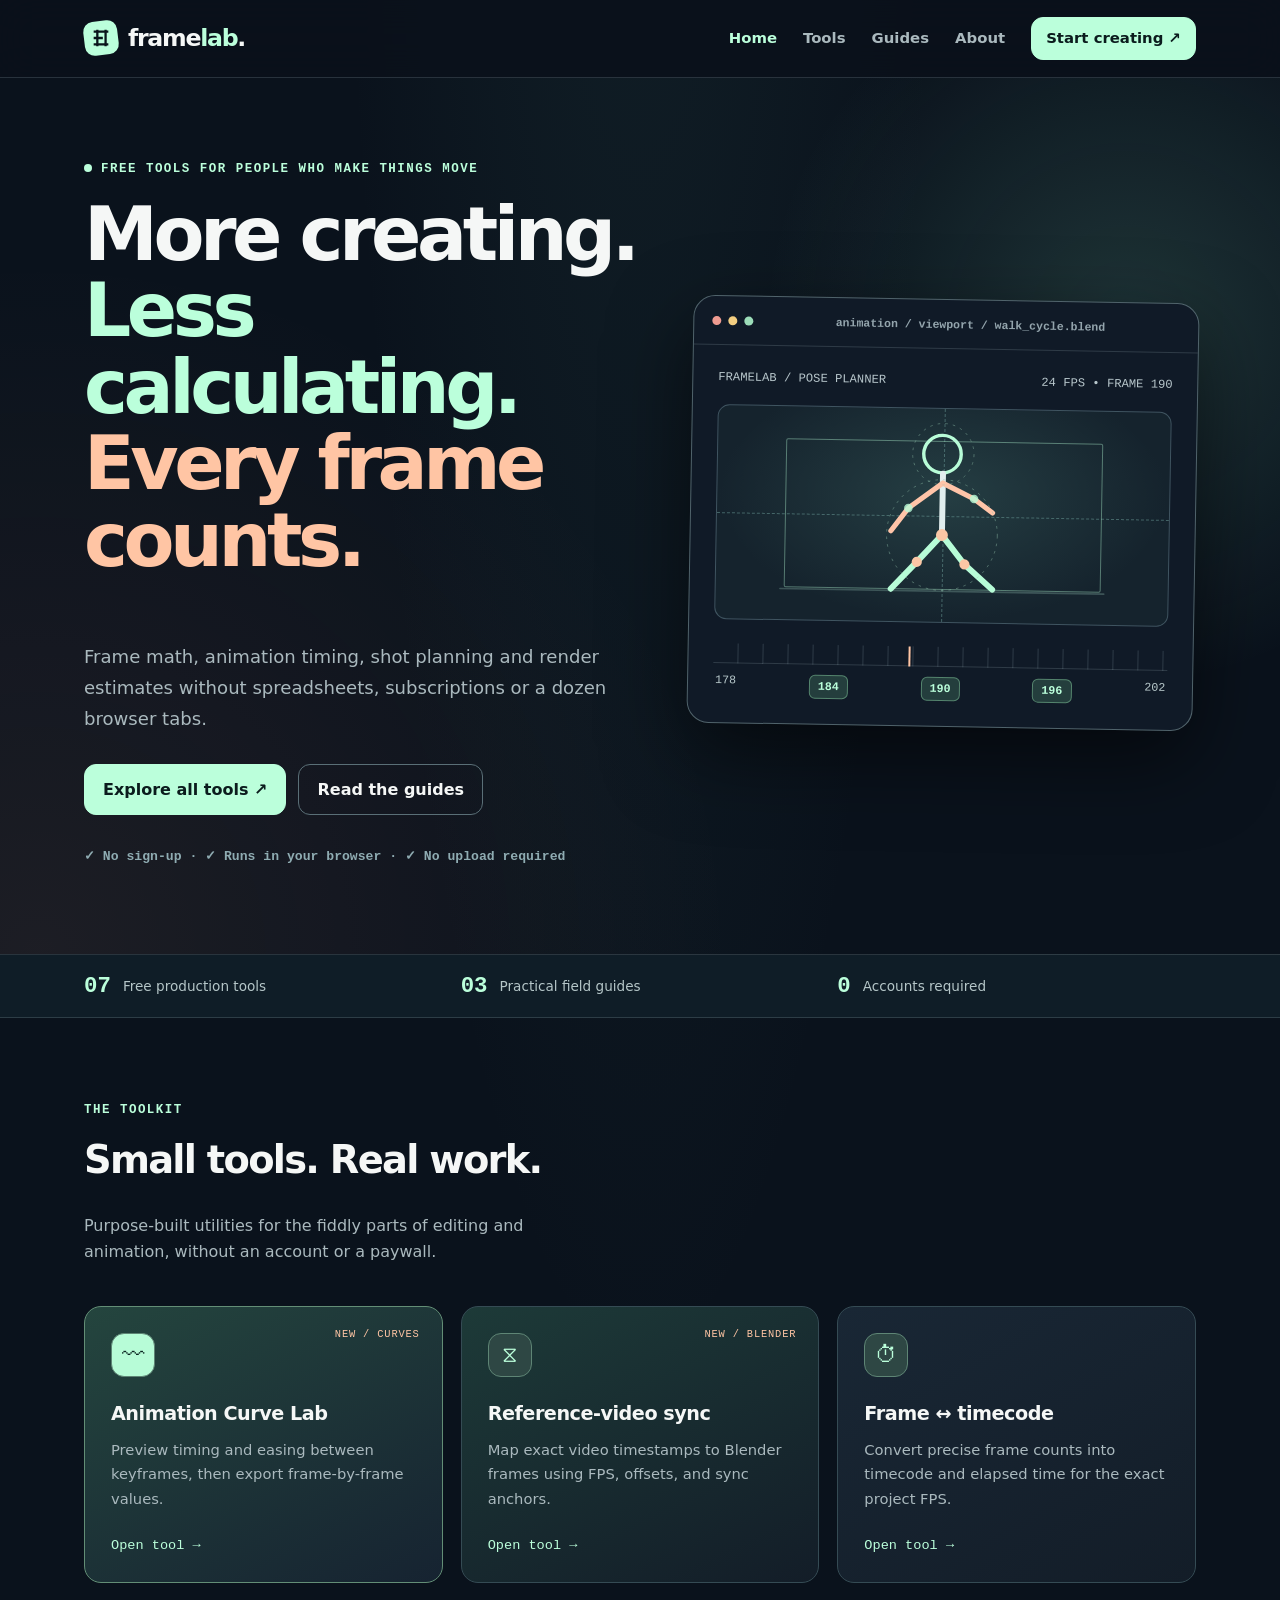
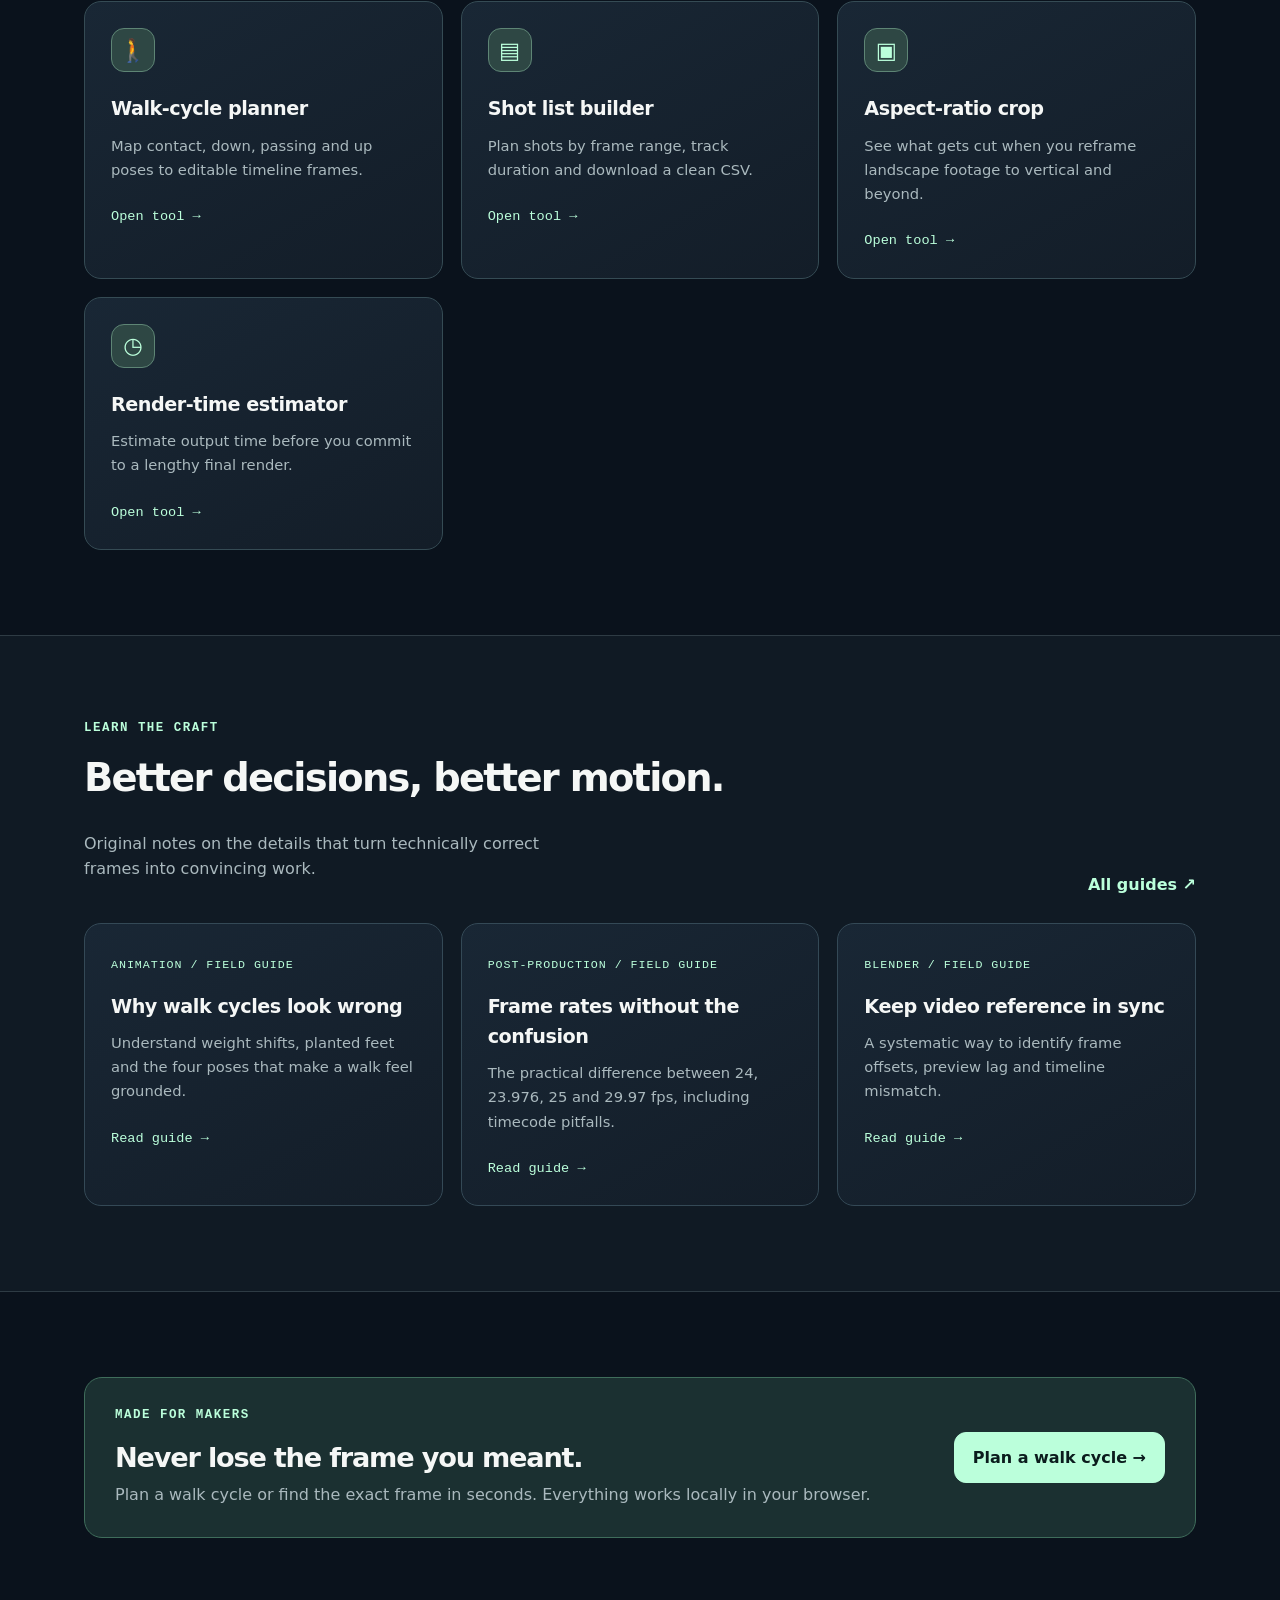
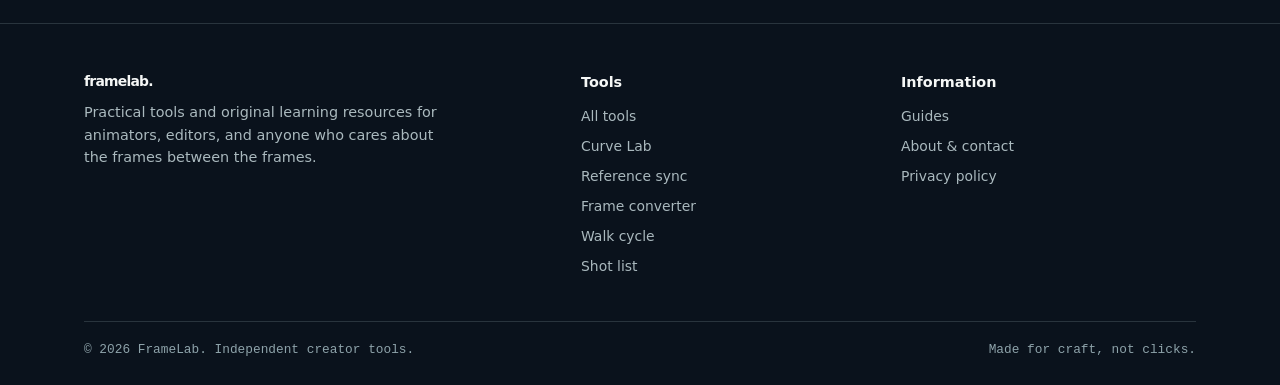
<file: index.html>
<!DOCTYPE html>

<html lang="en"><head><meta charset="utf-8"/><meta content="width=device-width,initial-scale=1" name="viewport"/><meta content="#0b111b" name="theme-color"/><meta content="Free frame calculators, walk cycle planner, shot list, aspect crop and render-time tools for Blender artists and filmmakers." name="description"/><title>Animation &amp; video production tools | FrameLab</title><link href="assets/favicon.svg" rel="icon" type="image/svg+xml"/><link href="assets/style.css" rel="stylesheet"/><script defer="" src="assets/site-config.js"></script><script defer="" src="assets/main.js"></script><link href="https://cheesecake26644.github.io/FrameLab/" rel="canonical"/><meta content="website" property="og:type"/><meta content="FrameLab" property="og:site_name"/><meta content="https://cheesecake26644.github.io/FrameLab/" property="og:url"/><meta content="Animation &amp; video production tools | FrameLab" property="og:title"/><meta content="Free frame calculators, walk cycle planner, shot list, aspect crop and render-time tools for Blender artists and filmmakers." property="og:description"/><meta content="https://cheesecake26644.github.io/FrameLab/assets/social-preview.svg" property="og:image"/><meta content="summary_large_image" name="twitter:card"/></head>
<body><a class="skip-link" href="#main">Skip to content</a><header class="site-header"><div class="container header-inner"><a aria-label="FrameLab home" class="logo" href="index.html"><span class="logo-mark"><svg fill="none" height="22" stroke="currentColor" stroke-width="2.5" viewbox="0 0 24 24" width="22"><path d="M4 5h16M4 12h10M4 19h16M8 3v18M17 3v18"></path></svg></span><span>frame<span style="color:var(--mint)">lab</span>.</span></a><button aria-controls="nav-links" aria-expanded="false" aria-label="Toggle navigation" class="mobile-toggle" id="menu-toggle">Menu ☰</button><nav aria-label="Main navigation" class="nav-links" id="nav-links"><a aria-current="page" href="index.html">Home</a><a href="tools/index.html">Tools</a><a href="guides/index.html">Guides</a><a href="about.html">About</a><a class="nav-cta" href="tools/walk-cycle.html">Start creating ↗</a></nav></div></header><main id="main"><section class="hero"><div class="container hero-content"><div class="hero-copy"><div class="eyebrow"><span class="dot"></span>Free tools for people who make things move</div><h1>More creating.<br/><strong>Less calculating.</strong><br/><span class="warm">Every frame counts.</span></h1><p class="lead">Frame math, animation timing, shot planning and render estimates without spreadsheets, subscriptions or a dozen browser tabs.</p><div class="hero-buttons"><a class="button" href="tools/index.html">Explore all tools ↗</a><a class="button secondary" href="guides/index.html">Read the guides</a></div><div class="trustline">✓ No sign-up  ·  ✓ Runs in your browser  ·  ✓ No upload required</div></div><div aria-label="Stylized animation workspace preview with rig controls and keyframes" class="mock-window" role="img"><div class="mock-toolbar"><i class="mock-dot"></i><i class="mock-dot"></i><i class="mock-dot"></i><span class="mock-title">animation / viewport / walk_cycle.blend</span></div><div class="mock-content"><div class="mock-caption"><span>FRAMELAB / POSE PLANNER</span><span>24 FPS • FRAME 190</span></div><div class="mock-screen"><div class="screen-cross"></div><div class="screen-horizontal"></div><div class="screen-safe"></div><svg aria-hidden="true" class="figure-svg" viewbox="0 0 500 250"><g fill="none" stroke-linecap="round" stroke-linejoin="round"><path d="M60 214H440" opacity=".4" stroke="#779b93" stroke-width="2"></path><circle cx="248" cy="53" r="22" stroke="#b7fcd7" stroke-width="4"></circle><path d="M249 76L249 148" stroke="#e1eeee" stroke-width="7"></path><path d="M249 87L209 117L189 144M249 87L286 105L308 121" stroke="#ffc4a8" stroke-width="6"></path><path d="M249 148L220 180L190 212M249 148L276 182L309 211" stroke="#b7fcd7" stroke-width="7"></path><circle cx="249" cy="148" fill="#fbc6a5" r="7"></circle><circle cx="220" cy="180" fill="#fbc6a5" r="6"></circle><circle cx="276" cy="182" fill="#fbc6a5" r="6"></circle></g><g fill="#b7fcd7" opacity=".8"><circle cx="209" cy="117" r="5"></circle><circle cx="286" cy="105" r="5"></circle></g><g opacity=".5" stroke="#96c7b0" stroke-dasharray="3 6"><circle cx="249" cy="148" fill="none" r="65"></circle><circle cx="249" cy="53" fill="none" r="36"></circle></g></svg></div><div class="playhead"></div><div class="mock-keys"><span>178</span><b>184</b><b>190</b><b>196</b><span>202</span></div></div></div></div></section><section class="feature-band"><div class="container feature-band-inner"><div><strong>07</strong><span>Free production tools</span></div><div><strong>03</strong><span>Practical field guides</span></div><div><strong>0</strong><span>Accounts required</span></div></div></section><section class="section"><div class="container"><div class="section-header"><div><div class="eyebrow">The toolkit</div><h2>Small tools. Real work.</h2><p>Purpose-built utilities for the fiddly parts of editing and animation, without an account or a paywall.</p></div></div><div class="grid"><a class="tool-card curve-feature" data-tool-search="easing graph editor keyframe animation fcurve interpolation bezier timing speed curve" href="tools/easing-lab.html"><span aria-hidden="true" class="tool-icon">〰</span><span class="mini-label">NEW / CURVES</span><h3>Animation Curve Lab</h3><p>Preview timing and easing between keyframes, then export frame-by-frame values.</p><span class="card-arrow">Open tool →</span></a><a class="tool-card featured-tool" href="tools/reference-sync.html"><span aria-hidden="true" class="tool-icon">⧖</span><span class="mini-label">NEW / BLENDER</span><h3>Reference-video sync</h3><p>Map exact video timestamps to Blender frames using FPS, offsets, and sync anchors.</p><span class="card-arrow">Open tool →</span></a><a class="tool-card" href="tools/frame-calculator.html"><span aria-hidden="true" class="tool-icon">⏱</span><h3>Frame ↔ timecode</h3><p>Convert precise frame counts into timecode and elapsed time for the exact project FPS.</p><span class="card-arrow">Open tool →</span></a><a class="tool-card" href="tools/walk-cycle.html"><span aria-hidden="true" class="tool-icon">🚶</span><h3>Walk-cycle planner</h3><p>Map contact, down, passing and up poses to editable timeline frames.</p><span class="card-arrow">Open tool →</span></a><a class="tool-card" href="tools/shot-list.html"><span aria-hidden="true" class="tool-icon">▤</span><h3>Shot list builder</h3><p>Plan shots by frame range, track duration and download a clean CSV.</p><span class="card-arrow">Open tool →</span></a><a class="tool-card" href="tools/aspect-ratio.html"><span aria-hidden="true" class="tool-icon">▣</span><h3>Aspect-ratio crop</h3><p>See what gets cut when you reframe landscape footage to vertical and beyond.</p><span class="card-arrow">Open tool →</span></a><a class="tool-card" href="tools/render-estimator.html"><span aria-hidden="true" class="tool-icon">◷</span><h3>Render-time estimator</h3><p>Estimate output time before you commit to a lengthy final render.</p><span class="card-arrow">Open tool →</span></a></div></div></section><section class="section section-alt"><div class="container"><div class="section-header"><div><div class="eyebrow">Learn the craft</div><h2>Better decisions, better motion.</h2><p>Original notes on the details that turn technically correct frames into convincing work.</p></div><a class="link-quiet" href="guides/index.html">All guides ↗</a></div><div class="grid guide-cards"><a class="article-card" href="guides/walk-cycle.html"><span class="guide-card-category">Animation / field guide</span><h3 style="margin-top:16px">Why walk cycles look wrong</h3><p>Understand weight shifts, planted feet and the four poses that make a walk feel grounded.</p><span class="card-arrow">Read guide →</span></a><a class="article-card" href="guides/frame-rates.html"><span class="guide-card-category">Post-production / field guide</span><h3 style="margin-top:16px">Frame rates without the confusion</h3><p>The practical difference between 24, 23.976, 25 and 29.97 fps, including timecode pitfalls.</p><span class="card-arrow">Read guide →</span></a><a class="article-card" href="guides/blender-reference.html"><span class="guide-card-category">Blender / field guide</span><h3 style="margin-top:16px">Keep video reference in sync</h3><p>A systematic way to identify frame offsets, preview lag and timeline mismatch.</p><span class="card-arrow">Read guide →</span></a></div></div></section><section class="section"><div class="container"><div class="callout"><div><div class="eyebrow">Made for makers</div><h2>Never lose the frame you meant.</h2><p>Plan a walk cycle or find the exact frame in seconds. Everything works locally in your browser.</p></div><a class="button" href="tools/walk-cycle.html">Plan a walk cycle →</a></div></div></section></main>
<footer class="site-footer"><div class="container"><div class="footer-inner"><div><a class="logo" href="index.html"><span>framelab.</span></a><p>Practical tools and original learning resources for animators, editors, and anyone who cares about the frames between the frames.</p></div><div><h4>Tools</h4><a href="tools/index.html">All tools</a><a href="tools/easing-lab.html">Curve Lab</a><a href="tools/reference-sync.html">Reference sync</a><a href="tools/frame-calculator.html">Frame converter</a><a href="tools/walk-cycle.html">Walk cycle</a><a href="tools/shot-list.html">Shot list</a></div><div><h4>Information</h4><a href="guides/index.html">Guides</a><a href="about.html">About &amp; contact</a><a href="privacy.html">Privacy policy</a></div></div><div class="footer-bottom"><span>© 2026 FrameLab. Independent creator tools.</span><span>Made for craft, not clicks.</span></div></div></footer></body></html>
</file>
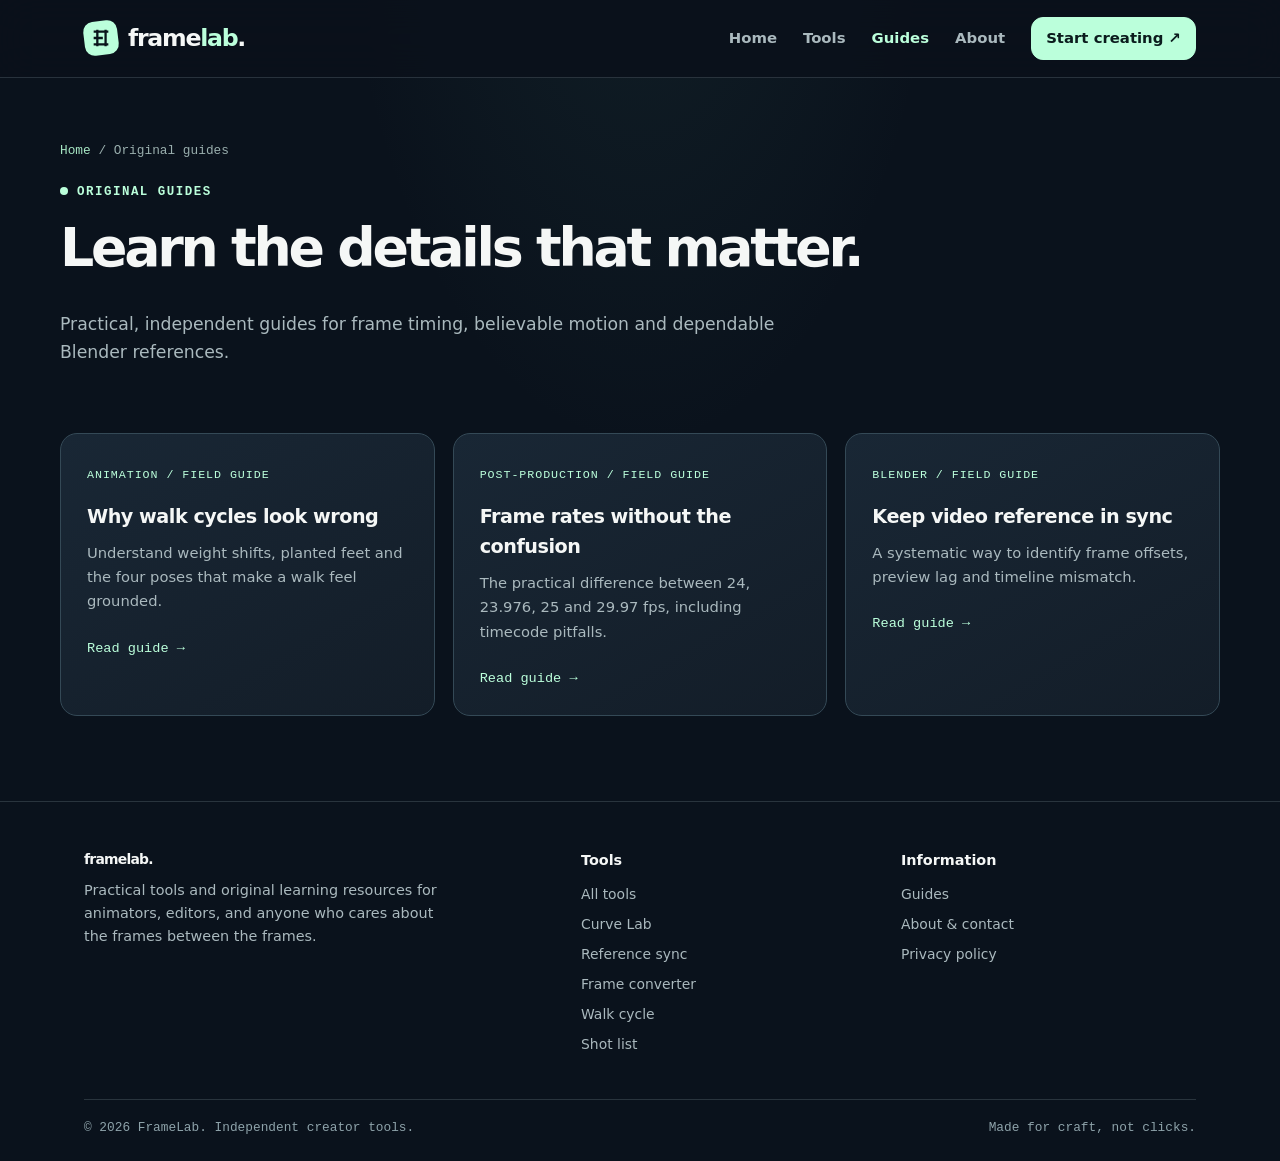
<file: guides/index.html>
<!DOCTYPE html>

<html lang="en"><head><meta charset="utf-8"/><meta content="width=device-width,initial-scale=1" name="viewport"/><meta content="#0b111b" name="theme-color"/><meta content="Free original animation and Blender workflow guides." name="description"/><title>Animation &amp; editing guides | FrameLab</title><link href="../assets/favicon.svg" rel="icon" type="image/svg+xml"/><link href="../assets/style.css" rel="stylesheet"/><script defer="" src="../assets/site-config.js"></script><script defer="" src="../assets/main.js"></script><link href="https://cheesecake26644.github.io/FrameLab/guides/index.html" rel="canonical"/><meta content="website" property="og:type"/><meta content="FrameLab" property="og:site_name"/><meta content="https://cheesecake26644.github.io/FrameLab/guides/index.html" property="og:url"/><meta content="Animation &amp; editing guides | FrameLab" property="og:title"/><meta content="Free original animation and Blender workflow guides." property="og:description"/><meta content="https://cheesecake26644.github.io/FrameLab/assets/social-preview.svg" property="og:image"/><meta content="summary_large_image" name="twitter:card"/></head>
<body><a class="skip-link" href="#main">Skip to content</a><header class="site-header"><div class="container header-inner"><a aria-label="FrameLab home" class="logo" href="../index.html"><span class="logo-mark"><svg fill="none" height="22" stroke="currentColor" stroke-width="2.5" viewbox="0 0 24 24" width="22"><path d="M4 5h16M4 12h10M4 19h16M8 3v18M17 3v18"></path></svg></span><span>frame<span style="color:var(--mint)">lab</span>.</span></a><button aria-controls="nav-links" aria-expanded="false" aria-label="Toggle navigation" class="mobile-toggle" id="menu-toggle">Menu ☰</button><nav aria-label="Main navigation" class="nav-links" id="nav-links"><a href="../index.html">Home</a><a href="../tools/index.html">Tools</a><a aria-current="page" href="../guides/index.html">Guides</a><a href="../about.html">About</a><a class="nav-cta" href="../tools/walk-cycle.html">Start creating ↗</a></nav></div></header><main id="main"><div class="container page-hero"><div class="breadcrumbs"><a href="../index.html">Home</a> / Original guides</div><div class="eyebrow"><span class="dot"></span>Original guides</div><h1>Learn the details that matter.</h1><p>Practical, independent guides for frame timing, believable motion and dependable Blender references.</p></div><section class="container section" style="padding-top:15px"><div class="grid"><a class="article-card" href="walk-cycle.html"><span class="guide-card-category">Animation / field guide</span><h3 style="margin-top:16px">Why walk cycles look wrong</h3><p>Understand weight shifts, planted feet and the four poses that make a walk feel grounded.</p><span class="card-arrow">Read guide →</span></a><a class="article-card" href="frame-rates.html"><span class="guide-card-category">Post-production / field guide</span><h3 style="margin-top:16px">Frame rates without the confusion</h3><p>The practical difference between 24, 23.976, 25 and 29.97 fps, including timecode pitfalls.</p><span class="card-arrow">Read guide →</span></a><a class="article-card" href="blender-reference.html"><span class="guide-card-category">Blender / field guide</span><h3 style="margin-top:16px">Keep video reference in sync</h3><p>A systematic way to identify frame offsets, preview lag and timeline mismatch.</p><span class="card-arrow">Read guide →</span></a></div></section></main>
<footer class="site-footer"><div class="container"><div class="footer-inner"><div><a class="logo" href="../index.html"><span>framelab.</span></a><p>Practical tools and original learning resources for animators, editors, and anyone who cares about the frames between the frames.</p></div><div><h4>Tools</h4><a href="../tools/index.html">All tools</a><a href="../tools/easing-lab.html">Curve Lab</a><a href="../tools/reference-sync.html">Reference sync</a><a href="../tools/frame-calculator.html">Frame converter</a><a href="../tools/walk-cycle.html">Walk cycle</a><a href="../tools/shot-list.html">Shot list</a></div><div><h4>Information</h4><a href="../guides/index.html">Guides</a><a href="../about.html">About &amp; contact</a><a href="../privacy.html">Privacy policy</a></div></div><div class="footer-bottom"><span>© 2026 FrameLab. Independent creator tools.</span><span>Made for craft, not clicks.</span></div></div></footer></body></html>
</file>
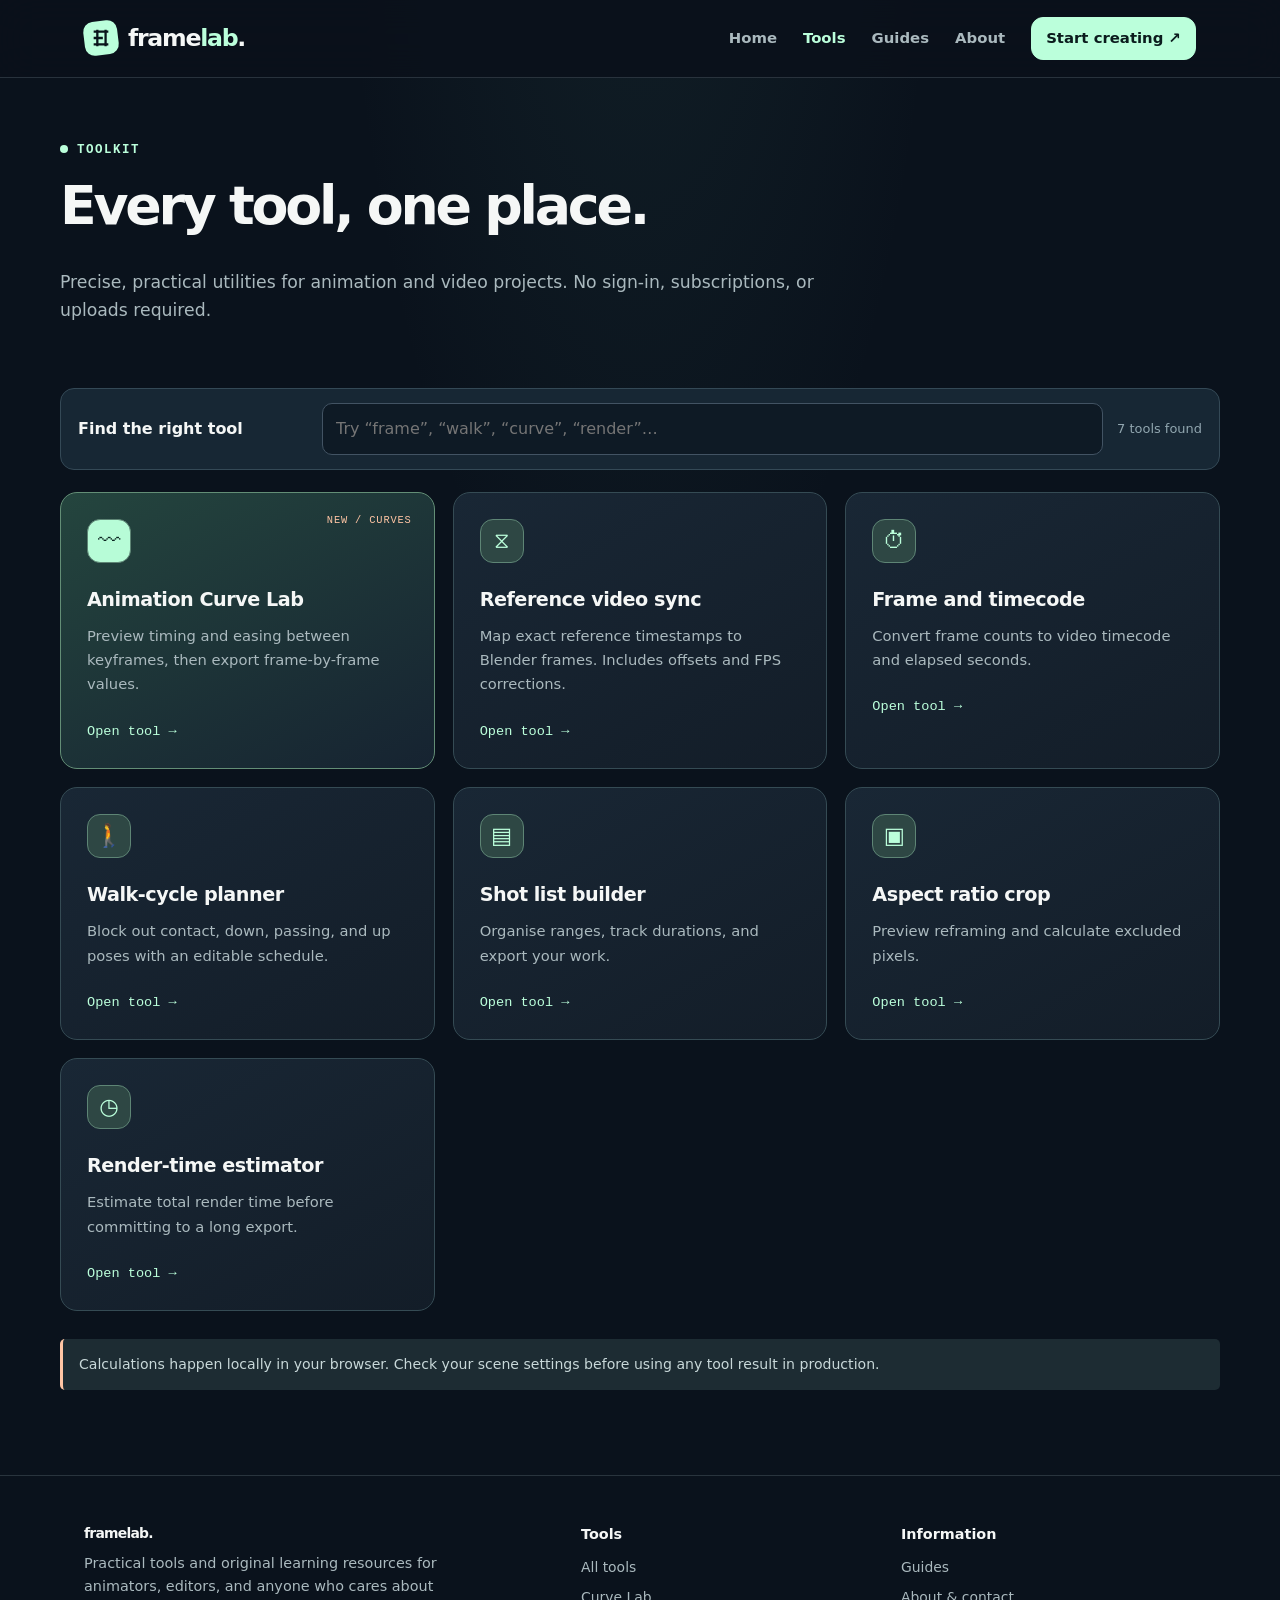
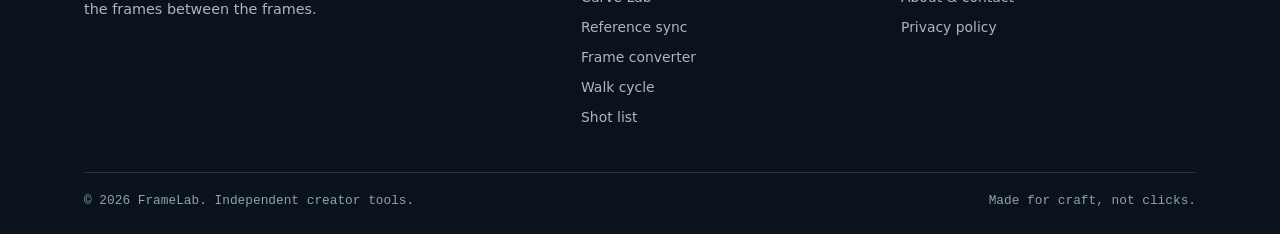
<file: tools/index.html>
<!DOCTYPE html>

<html lang="en"><head><meta charset="utf-8"/><meta content="width=device-width,initial-scale=1" name="viewport"/><meta content="#0b111b" name="theme-color"/><meta content="Explore free browser tools for animators, video editors and filmmakers." name="description"/><title>Free animation and video tools | FrameLab</title><link href="../assets/favicon.svg" rel="icon" type="image/svg+xml"/><link href="../assets/style.css" rel="stylesheet"/><script defer="" src="../assets/site-config.js"></script><script defer="" src="../assets/main.js"></script><link href="https://cheesecake26644.github.io/FrameLab/tools/index.html" rel="canonical"/><meta content="website" property="og:type"/><meta content="FrameLab" property="og:site_name"/><meta content="https://cheesecake26644.github.io/FrameLab/tools/index.html" property="og:url"/><meta content="Free animation and video tools | FrameLab" property="og:title"/><meta content="Explore free browser tools for animators, video editors and filmmakers." property="og:description"/><meta content="https://cheesecake26644.github.io/FrameLab/assets/social-preview.svg" property="og:image"/><meta content="summary_large_image" name="twitter:card"/></head>
<body><a class="skip-link" href="#main">Skip to content</a><header class="site-header"><div class="container header-inner"><a aria-label="FrameLab home" class="logo" href="../index.html"><span class="logo-mark"><svg fill="none" height="22" stroke="currentColor" stroke-width="2.5" viewbox="0 0 24 24" width="22"><path d="M4 5h16M4 12h10M4 19h16M8 3v18M17 3v18"></path></svg></span><span>frame<span style="color:var(--mint)">lab</span>.</span></a><button aria-controls="nav-links" aria-expanded="false" aria-label="Toggle navigation" class="mobile-toggle" id="menu-toggle">Menu ☰</button><nav aria-label="Main navigation" class="nav-links" id="nav-links"><a href="../index.html">Home</a><a aria-current="page" href="../tools/index.html">Tools</a><a href="../guides/index.html">Guides</a><a href="../about.html">About</a><a class="nav-cta" href="../tools/walk-cycle.html">Start creating ↗</a></nav></div></header><main id="main"><div class="container page-hero"><div class="eyebrow"><span class="dot"></span>Toolkit</div><h1>Every tool, one place.</h1><p>Precise, practical utilities for animation and video projects. No sign-in, subscriptions, or uploads required.</p></div><section class="container section" style="padding-top:12px"><div class="tool-search-bar"><label for="tool-search">Find the right tool</label><input aria-controls="tool-directory" autocomplete="off" id="tool-search" placeholder="Try “frame”, “walk”, “curve”, “render”…" type="search"/><p class="micro" id="tool-search-status" role="status">7 free tools</p></div><div class="grid" id="tool-directory"><a class="tool-card curve-feature" data-tool-search="easing graph editor keyframe animation fcurve interpolation bezier timing speed curve" href="easing-lab.html"><span aria-hidden="true" class="tool-icon">〰</span><span class="mini-label">NEW / CURVES</span><h3>Animation Curve Lab</h3><p>Preview timing and easing between keyframes, then export frame-by-frame values.</p><span class="card-arrow">Open tool →</span></a><a class="tool-card" data-tool-search="⧖ reference video sync map exact reference timestamps to blender frames. includes offsets and fps corrections. open tool →" href="reference-sync.html"><span aria-hidden="true" class="tool-icon">⧖</span><h3>Reference video sync</h3><p>Map exact reference timestamps to Blender frames. Includes offsets and FPS corrections.</p><span class="card-arrow">Open tool →</span></a><a class="tool-card" data-tool-search="⏱ frame and timecode convert frame counts to video timecode and elapsed seconds. open tool →" href="frame-calculator.html"><span aria-hidden="true" class="tool-icon">⏱</span><h3>Frame and timecode</h3><p>Convert frame counts to video timecode and elapsed seconds.</p><span class="card-arrow">Open tool →</span></a><a class="tool-card" data-tool-search="🚶 walk-cycle planner block out contact, down, passing, and up poses with an editable schedule. open tool →" href="walk-cycle.html"><span aria-hidden="true" class="tool-icon">🚶</span><h3>Walk-cycle planner</h3><p>Block out contact, down, passing, and up poses with an editable schedule.</p><span class="card-arrow">Open tool →</span></a><a class="tool-card" data-tool-search="▤ shot list builder organise ranges, track durations, and export your work. open tool →" href="shot-list.html"><span aria-hidden="true" class="tool-icon">▤</span><h3>Shot list builder</h3><p>Organise ranges, track durations, and export your work.</p><span class="card-arrow">Open tool →</span></a><a class="tool-card" data-tool-search="▣ aspect ratio crop preview reframing and calculate excluded pixels. open tool →" href="aspect-ratio.html"><span aria-hidden="true" class="tool-icon">▣</span><h3>Aspect ratio crop</h3><p>Preview reframing and calculate excluded pixels.</p><span class="card-arrow">Open tool →</span></a><a class="tool-card" data-tool-search="◷ render-time estimator estimate total render time before committing to a long export. open tool →" href="render-estimator.html"><span aria-hidden="true" class="tool-icon">◷</span><h3>Render-time estimator</h3><p>Estimate total render time before committing to a long export.</p><span class="card-arrow">Open tool →</span></a></div><p class="info" hidden="" id="tools-empty">No tools match that search. Try a different term.</p><div class="info" style="margin-top:28px">Calculations happen locally in your browser. Check your scene settings before using any tool result in production.</div></section></main><footer class="site-footer"><div class="container"><div class="footer-inner"><div><a class="logo" href="../index.html"><span>framelab.</span></a><p>Practical tools and original learning resources for animators, editors, and anyone who cares about the frames between the frames.</p></div><div><h4>Tools</h4><a href="../tools/index.html">All tools</a><a href="../tools/easing-lab.html">Curve Lab</a><a href="../tools/reference-sync.html">Reference sync</a><a href="../tools/frame-calculator.html">Frame converter</a><a href="../tools/walk-cycle.html">Walk cycle</a><a href="../tools/shot-list.html">Shot list</a></div><div><h4>Information</h4><a href="../guides/index.html">Guides</a><a href="../about.html">About &amp; contact</a><a href="../privacy.html">Privacy policy</a></div></div><div class="footer-bottom"><span>© 2026 FrameLab. Independent creator tools.</span><span>Made for craft, not clicks.</span></div></div></footer></body></html>
</file>
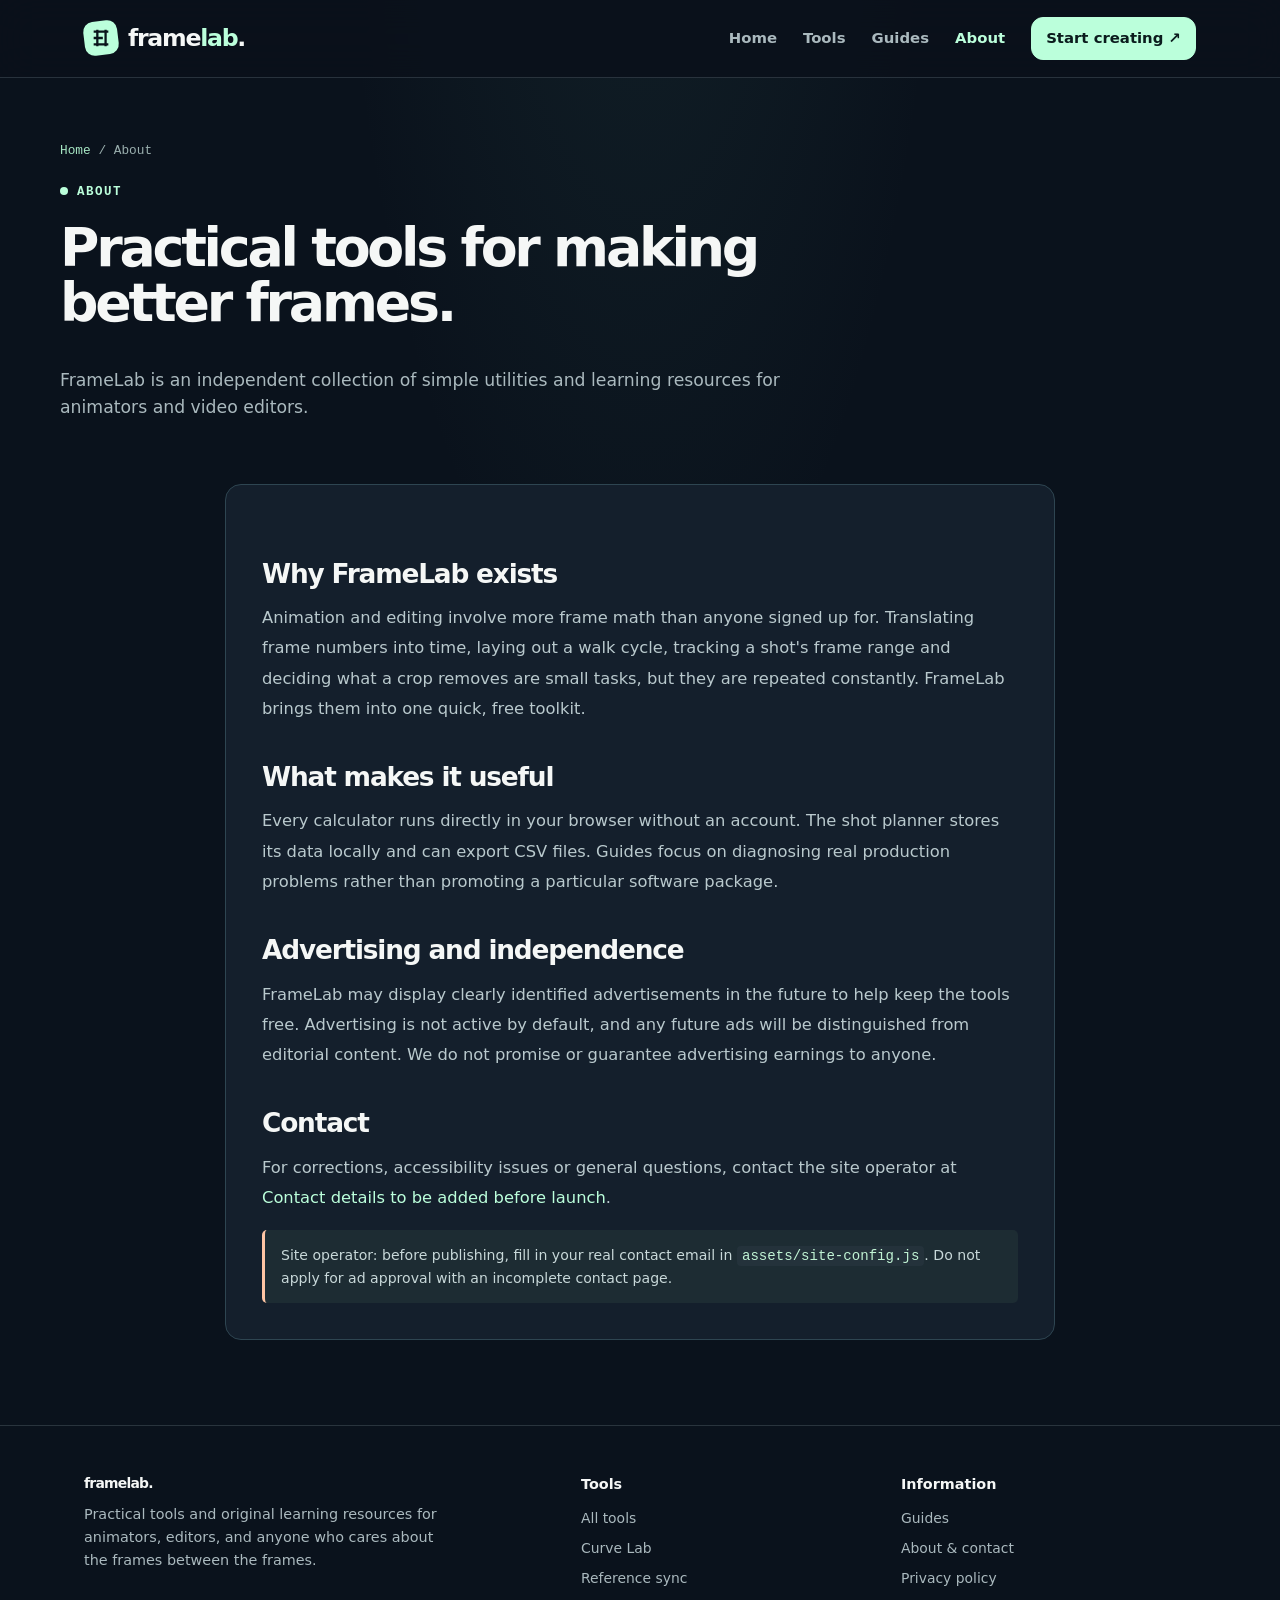
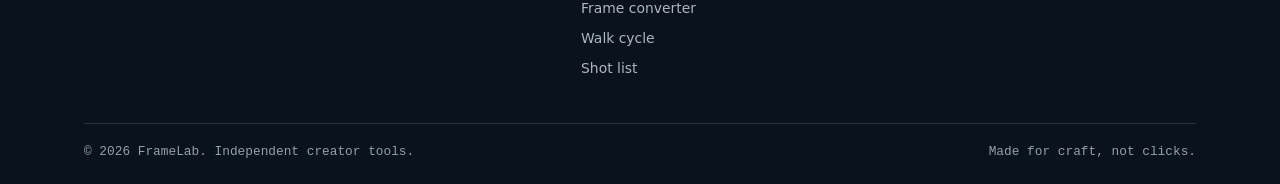
<file: about.html>
<!DOCTYPE html>

<html lang="en"><head><meta charset="utf-8"/><meta content="width=device-width,initial-scale=1" name="viewport"/><meta content="#0b111b" name="theme-color"/><meta content="Learn why FrameLab offers free tools for animators and video editors, and how to contact its operator." name="description"/><title>About &amp; contact | FrameLab</title><link href="assets/favicon.svg" rel="icon" type="image/svg+xml"/><link href="assets/style.css" rel="stylesheet"/><script defer="" src="assets/site-config.js"></script><script defer="" src="assets/main.js"></script><link href="https://cheesecake26644.github.io/FrameLab/about.html" rel="canonical"/><meta content="website" property="og:type"/><meta content="FrameLab" property="og:site_name"/><meta content="https://cheesecake26644.github.io/FrameLab/about.html" property="og:url"/><meta content="About &amp; contact | FrameLab" property="og:title"/><meta content="Learn why FrameLab offers free tools for animators and video editors, and how to contact its operator." property="og:description"/><meta content="https://cheesecake26644.github.io/FrameLab/assets/social-preview.svg" property="og:image"/><meta content="summary_large_image" name="twitter:card"/></head>
<body><a class="skip-link" href="#main">Skip to content</a><header class="site-header"><div class="container header-inner"><a aria-label="FrameLab home" class="logo" href="index.html"><span class="logo-mark"><svg fill="none" height="22" stroke="currentColor" stroke-width="2.5" viewbox="0 0 24 24" width="22"><path d="M4 5h16M4 12h10M4 19h16M8 3v18M17 3v18"></path></svg></span><span>frame<span style="color:var(--mint)">lab</span>.</span></a><button aria-controls="nav-links" aria-expanded="false" aria-label="Toggle navigation" class="mobile-toggle" id="menu-toggle">Menu ☰</button><nav aria-label="Main navigation" class="nav-links" id="nav-links"><a href="index.html">Home</a><a href="tools/index.html">Tools</a><a href="guides/index.html">Guides</a><a aria-current="page" href="about.html">About</a><a class="nav-cta" href="tools/walk-cycle.html">Start creating ↗</a></nav></div></header><main id="main"><div class="container page-hero"><div class="breadcrumbs"><a href="index.html">Home</a> / About</div><div class="eyebrow"><span class="dot"></span>About</div><h1>Practical tools for making better frames.</h1><p>FrameLab is an independent collection of simple utilities and learning resources for animators and video editors.</p></div><div class="container narrow section" style="padding-top:10px"><article class="article article-content"><h2>Why FrameLab exists</h2><p>Animation and editing involve more frame math than anyone signed up for. Translating frame numbers into time, laying out a walk cycle, tracking a shot's frame range and deciding what a crop removes are small tasks, but they are repeated constantly. FrameLab brings them into one quick, free toolkit.</p><h2>What makes it useful</h2><p>Every calculator runs directly in your browser without an account. The shot planner stores its data locally and can export CSV files. Guides focus on diagnosing real production problems rather than promoting a particular software package.</p><h2>Advertising and independence</h2><p>FrameLab may display clearly identified advertisements in the future to help keep the tools free. Advertising is not active by default, and any future ads will be distinguished from editorial content. We do not promise or guarantee advertising earnings to anyone.</p><h2>Contact</h2><p>For corrections, accessibility issues or general questions, contact the site operator at <a data-contact="">Contact details to be added before launch</a>.</p><div class="info">Site operator: before publishing, fill in your real contact email in <code>assets/site-config.js</code>. Do not apply for ad approval with an incomplete contact page.</div></article></div></main>
<footer class="site-footer"><div class="container"><div class="footer-inner"><div><a class="logo" href="index.html"><span>framelab.</span></a><p>Practical tools and original learning resources for animators, editors, and anyone who cares about the frames between the frames.</p></div><div><h4>Tools</h4><a href="tools/index.html">All tools</a><a href="tools/easing-lab.html">Curve Lab</a><a href="tools/reference-sync.html">Reference sync</a><a href="tools/frame-calculator.html">Frame converter</a><a href="tools/walk-cycle.html">Walk cycle</a><a href="tools/shot-list.html">Shot list</a></div><div><h4>Information</h4><a href="guides/index.html">Guides</a><a href="about.html">About &amp; contact</a><a href="privacy.html">Privacy policy</a></div></div><div class="footer-bottom"><span>© 2026 FrameLab. Independent creator tools.</span><span>Made for craft, not clicks.</span></div></div></footer></body></html>
</file>
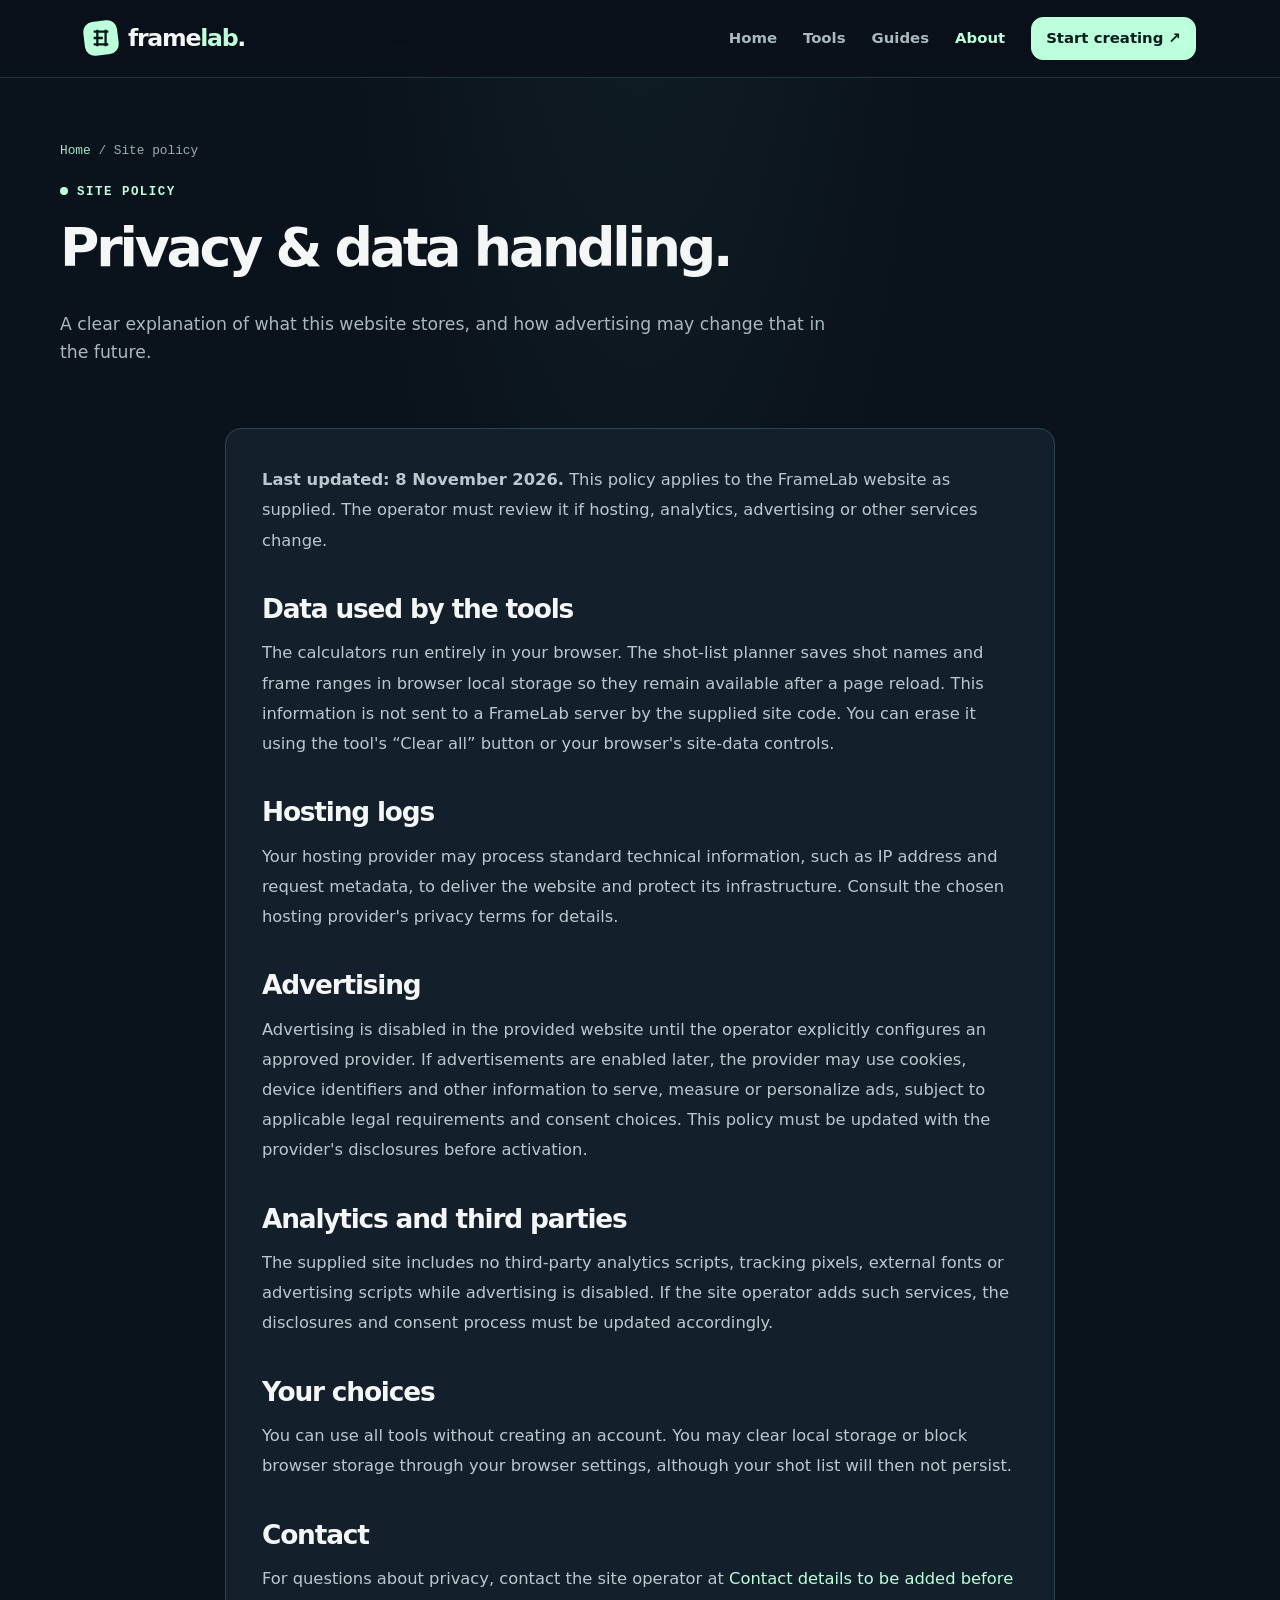
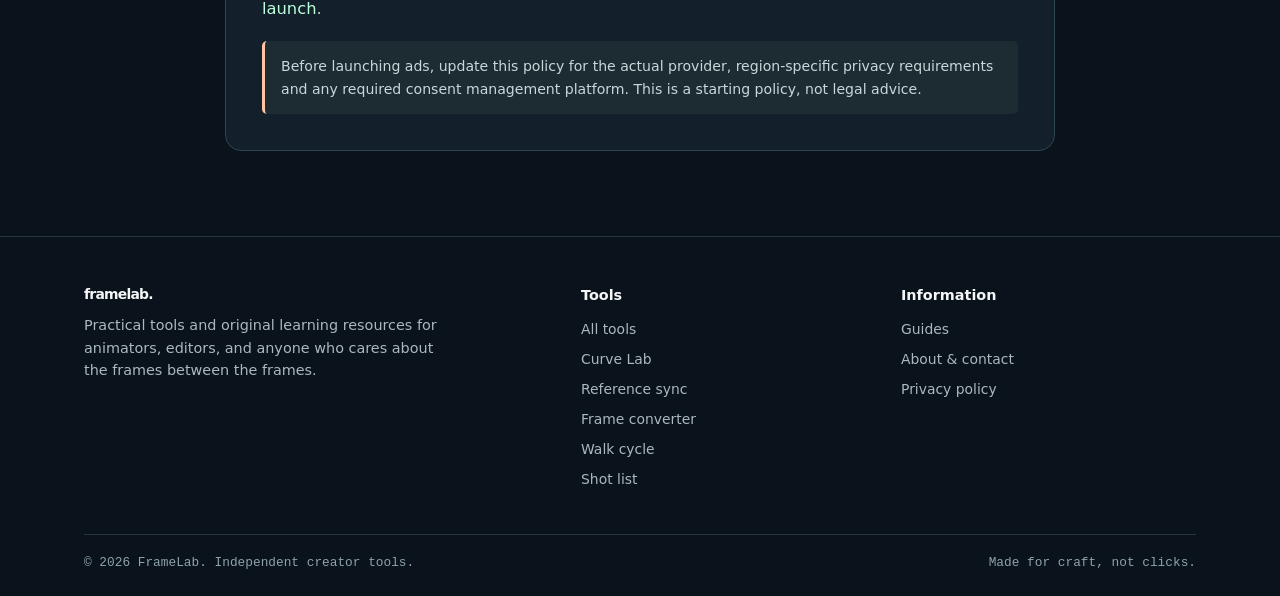
<file: privacy.html>
<!DOCTYPE html>

<html lang="en"><head><meta charset="utf-8"/><meta content="width=device-width,initial-scale=1" name="viewport"/><meta content="#0b111b" name="theme-color"/><meta content="FrameLab privacy policy explaining browser-local calculations, stored shot lists and future advertising." name="description"/><title>Privacy policy | FrameLab</title><link href="assets/favicon.svg" rel="icon" type="image/svg+xml"/><link href="assets/style.css" rel="stylesheet"/><script defer="" src="assets/site-config.js"></script><script defer="" src="assets/main.js"></script><link href="https://cheesecake26644.github.io/FrameLab/privacy.html" rel="canonical"/><meta content="website" property="og:type"/><meta content="FrameLab" property="og:site_name"/><meta content="https://cheesecake26644.github.io/FrameLab/privacy.html" property="og:url"/><meta content="Privacy policy | FrameLab" property="og:title"/><meta content="FrameLab privacy policy explaining browser-local calculations, stored shot lists and future advertising." property="og:description"/><meta content="https://cheesecake26644.github.io/FrameLab/assets/social-preview.svg" property="og:image"/><meta content="summary_large_image" name="twitter:card"/></head>
<body><a class="skip-link" href="#main">Skip to content</a><header class="site-header"><div class="container header-inner"><a aria-label="FrameLab home" class="logo" href="index.html"><span class="logo-mark"><svg fill="none" height="22" stroke="currentColor" stroke-width="2.5" viewbox="0 0 24 24" width="22"><path d="M4 5h16M4 12h10M4 19h16M8 3v18M17 3v18"></path></svg></span><span>frame<span style="color:var(--mint)">lab</span>.</span></a><button aria-controls="nav-links" aria-expanded="false" aria-label="Toggle navigation" class="mobile-toggle" id="menu-toggle">Menu ☰</button><nav aria-label="Main navigation" class="nav-links" id="nav-links"><a href="index.html">Home</a><a href="tools/index.html">Tools</a><a href="guides/index.html">Guides</a><a aria-current="page" href="about.html">About</a><a class="nav-cta" href="tools/walk-cycle.html">Start creating ↗</a></nav></div></header><main id="main"><div class="container page-hero"><div class="breadcrumbs"><a href="index.html">Home</a> / Site policy</div><div class="eyebrow"><span class="dot"></span>Site policy</div><h1>Privacy &amp; data handling.</h1><p>A clear explanation of what this website stores, and how advertising may change that in the future.</p></div><div class="container narrow section" style="padding-top:10px"><article class="article article-content"><p><strong>Last updated: 8 November 2026.</strong> This policy applies to the FrameLab website as supplied. The operator must review it if hosting, analytics, advertising or other services change.</p><h2>Data used by the tools</h2><p>The calculators run entirely in your browser. The shot-list planner saves shot names and frame ranges in browser local storage so they remain available after a page reload. This information is not sent to a FrameLab server by the supplied site code. You can erase it using the tool's “Clear all” button or your browser's site-data controls.</p><h2>Hosting logs</h2><p>Your hosting provider may process standard technical information, such as IP address and request metadata, to deliver the website and protect its infrastructure. Consult the chosen hosting provider's privacy terms for details.</p><h2>Advertising</h2><p>Advertising is disabled in the provided website until the operator explicitly configures an approved provider. If advertisements are enabled later, the provider may use cookies, device identifiers and other information to serve, measure or personalize ads, subject to applicable legal requirements and consent choices. This policy must be updated with the provider's disclosures before activation.</p><h2>Analytics and third parties</h2><p>The supplied site includes no third-party analytics scripts, tracking pixels, external fonts or advertising scripts while advertising is disabled. If the site operator adds such services, the disclosures and consent process must be updated accordingly.</p><h2>Your choices</h2><p>You can use all tools without creating an account. You may clear local storage or block browser storage through your browser settings, although your shot list will then not persist.</p><h2>Contact</h2><p>For questions about privacy, contact the site operator at <a data-contact="">Contact details to be added before launch</a>.</p><div class="info">Before launching ads, update this policy for the actual provider, region-specific privacy requirements and any required consent management platform. This is a starting policy, not legal advice.</div></article></div></main>
<footer class="site-footer"><div class="container"><div class="footer-inner"><div><a class="logo" href="index.html"><span>framelab.</span></a><p>Practical tools and original learning resources for animators, editors, and anyone who cares about the frames between the frames.</p></div><div><h4>Tools</h4><a href="tools/index.html">All tools</a><a href="tools/easing-lab.html">Curve Lab</a><a href="tools/reference-sync.html">Reference sync</a><a href="tools/frame-calculator.html">Frame converter</a><a href="tools/walk-cycle.html">Walk cycle</a><a href="tools/shot-list.html">Shot list</a></div><div><h4>Information</h4><a href="guides/index.html">Guides</a><a href="about.html">About &amp; contact</a><a href="privacy.html">Privacy policy</a></div></div><div class="footer-bottom"><span>© 2026 FrameLab. Independent creator tools.</span><span>Made for craft, not clicks.</span></div></div></footer></body></html>
</file>
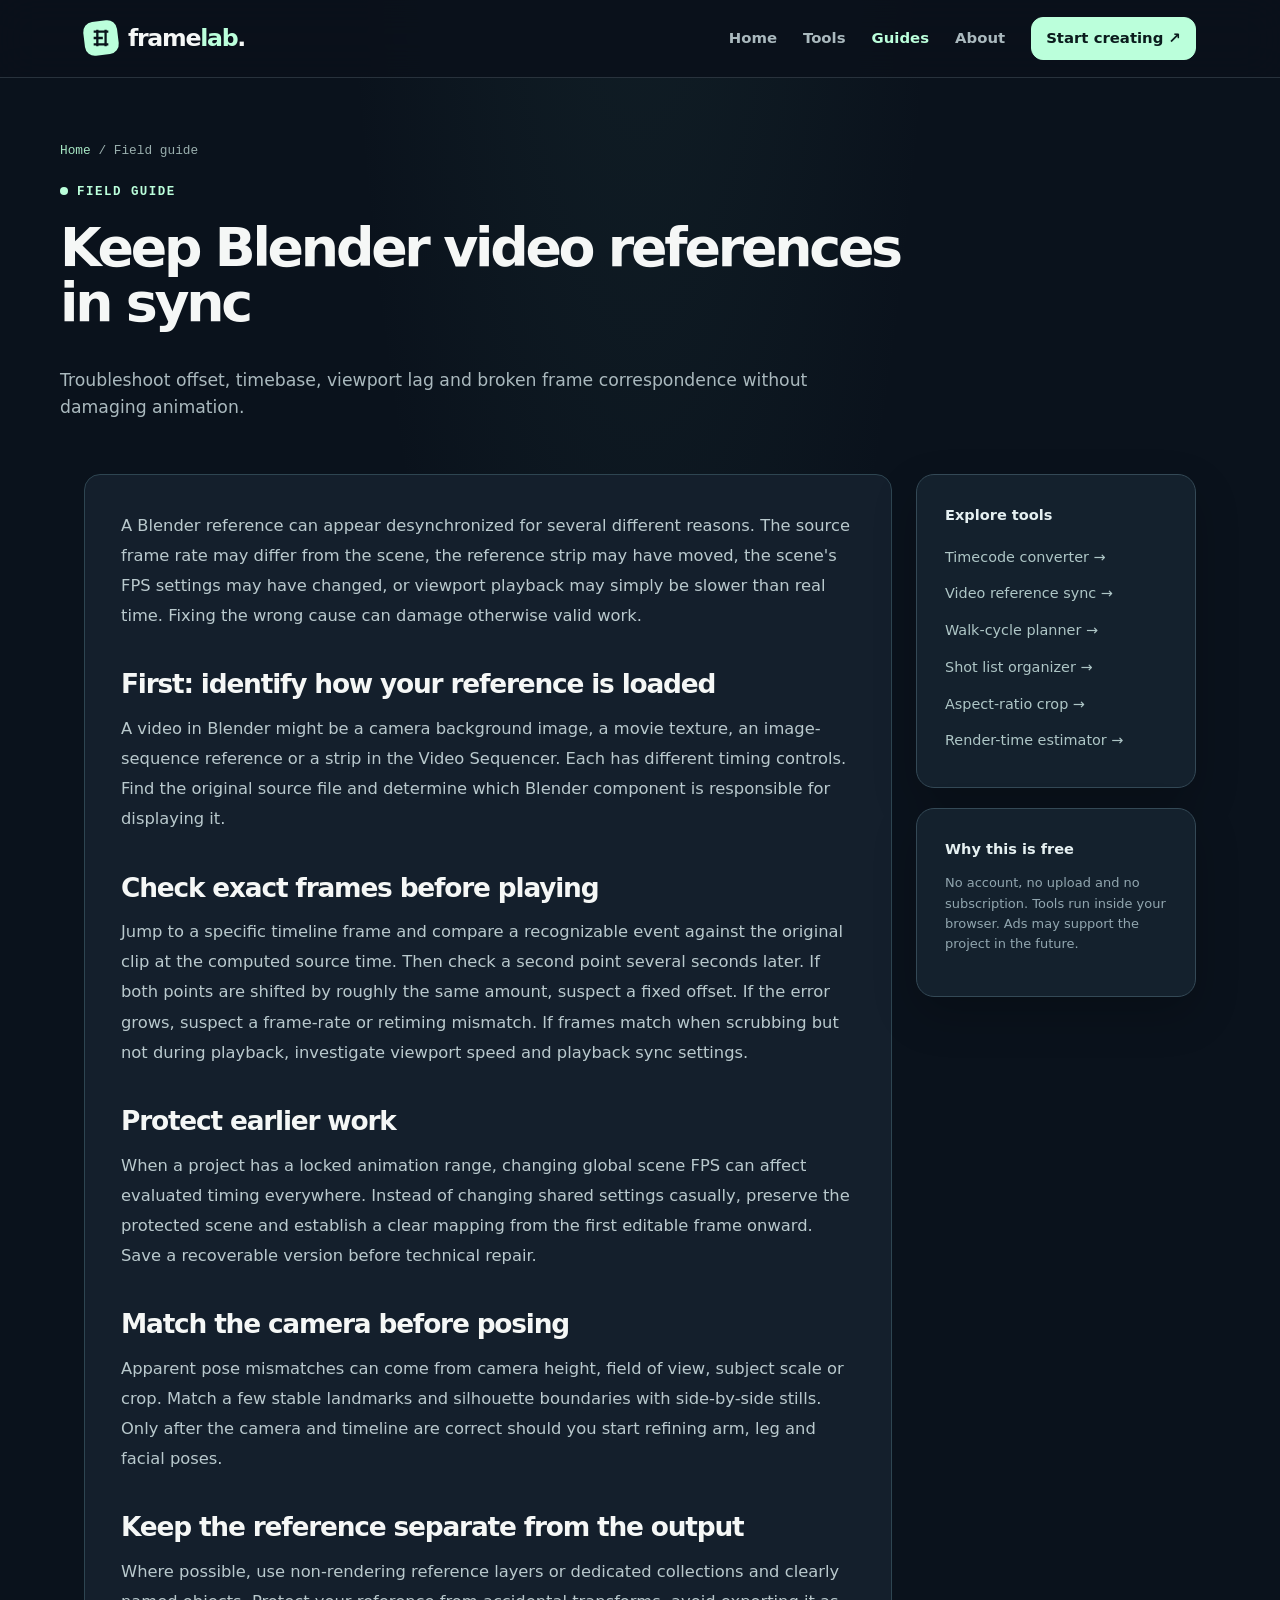
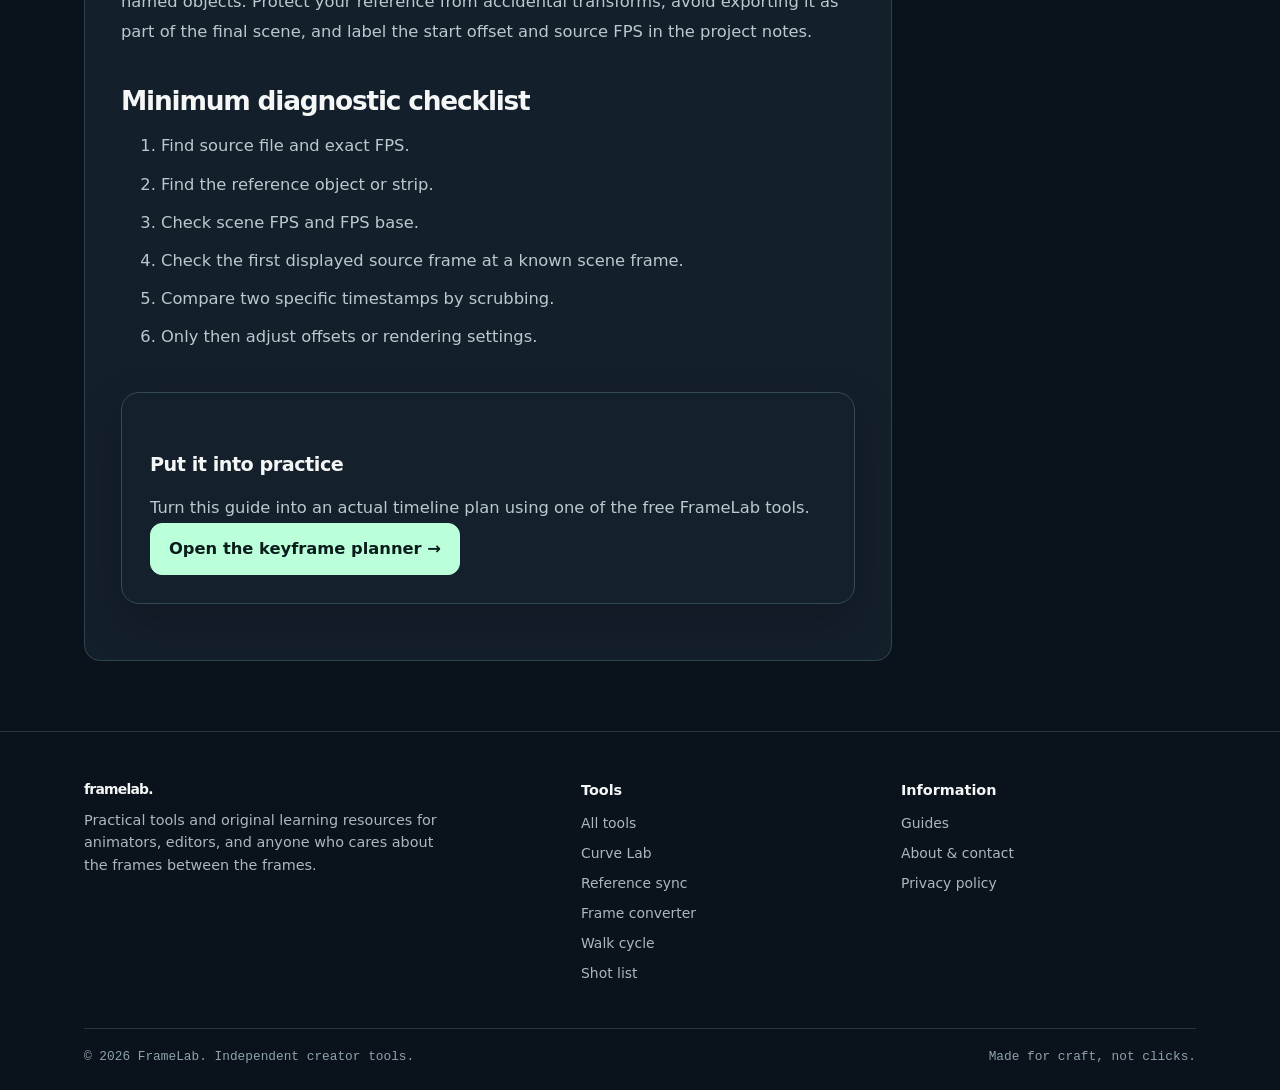
<file: guides/blender-reference.html>
<!DOCTYPE html>

<html lang="en"><head><meta charset="utf-8"/><meta content="width=device-width,initial-scale=1" name="viewport"/><meta content="#0b111b" name="theme-color"/><meta content="Troubleshoot offset, timebase, viewport lag and broken frame correspondence without damaging animation." name="description"/><title>Keep Blender video references in sync | FrameLab</title><link href="../assets/favicon.svg" rel="icon" type="image/svg+xml"/><link href="../assets/style.css" rel="stylesheet"/><script defer="" src="../assets/site-config.js"></script><script defer="" src="../assets/main.js"></script><link href="https://cheesecake26644.github.io/FrameLab/guides/blender-reference.html" rel="canonical"/><meta content="website" property="og:type"/><meta content="FrameLab" property="og:site_name"/><meta content="https://cheesecake26644.github.io/FrameLab/guides/blender-reference.html" property="og:url"/><meta content="Keep Blender video references in sync | FrameLab" property="og:title"/><meta content="Troubleshoot offset, timebase, viewport lag and broken frame correspondence without damaging animation." property="og:description"/><meta content="https://cheesecake26644.github.io/FrameLab/assets/social-preview.svg" property="og:image"/><meta content="summary_large_image" name="twitter:card"/></head>
<body><a class="skip-link" href="#main">Skip to content</a><header class="site-header"><div class="container header-inner"><a aria-label="FrameLab home" class="logo" href="../index.html"><span class="logo-mark"><svg fill="none" height="22" stroke="currentColor" stroke-width="2.5" viewbox="0 0 24 24" width="22"><path d="M4 5h16M4 12h10M4 19h16M8 3v18M17 3v18"></path></svg></span><span>frame<span style="color:var(--mint)">lab</span>.</span></a><button aria-controls="nav-links" aria-expanded="false" aria-label="Toggle navigation" class="mobile-toggle" id="menu-toggle">Menu ☰</button><nav aria-label="Main navigation" class="nav-links" id="nav-links"><a href="../index.html">Home</a><a href="../tools/index.html">Tools</a><a aria-current="page" href="../guides/index.html">Guides</a><a href="../about.html">About</a><a class="nav-cta" href="../tools/walk-cycle.html">Start creating ↗</a></nav></div></header><main id="main"><div class="container page-hero"><div class="breadcrumbs"><a href="../index.html">Home</a> / Field guide</div><div class="eyebrow"><span class="dot"></span>Field guide</div><h1>Keep Blender video references in sync</h1><p>Troubleshoot offset, timebase, viewport lag and broken frame correspondence without damaging animation.</p></div><div class="container tool-layout"><article class="article article-content"><p>A Blender reference can appear desynchronized for several different reasons. The source frame rate may differ from the scene, the reference strip may have moved, the scene's FPS settings may have changed, or viewport playback may simply be slower than real time. Fixing the wrong cause can damage otherwise valid work.</p><h2>First: identify how your reference is loaded</h2><p>A video in Blender might be a camera background image, a movie texture, an image-sequence reference or a strip in the Video Sequencer. Each has different timing controls. Find the original source file and determine which Blender component is responsible for displaying it.</p><h2>Check exact frames before playing</h2><p>Jump to a specific timeline frame and compare a recognizable event against the original clip at the computed source time. Then check a second point several seconds later. If both points are shifted by roughly the same amount, suspect a fixed offset. If the error grows, suspect a frame-rate or retiming mismatch. If frames match when scrubbing but not during playback, investigate viewport speed and playback sync settings.</p><h2>Protect earlier work</h2><p>When a project has a locked animation range, changing global scene FPS can affect evaluated timing everywhere. Instead of changing shared settings casually, preserve the protected scene and establish a clear mapping from the first editable frame onward. Save a recoverable version before technical repair.</p><h2>Match the camera before posing</h2><p>Apparent pose mismatches can come from camera height, field of view, subject scale or crop. Match a few stable landmarks and silhouette boundaries with side-by-side stills. Only after the camera and timeline are correct should you start refining arm, leg and facial poses.</p><h2>Keep the reference separate from the output</h2><p>Where possible, use non-rendering reference layers or dedicated collections and clearly named objects. Protect your reference from accidental transforms, avoid exporting it as part of the final scene, and label the start offset and source FPS in the project notes.</p><h2>Minimum diagnostic checklist</h2><ol><li>Find source file and exact FPS.</li><li>Find the reference object or strip.</li><li>Check scene FPS and FPS base.</li><li>Check the first displayed source frame at a known scene frame.</li><li>Compare two specific timestamps by scrubbing.</li><li>Only then adjust offsets or rendering settings.</li></ol><div class="panel" style="margin-top:40px"><h3>Put it into practice</h3><p>Turn this guide into an actual timeline plan using one of the free FrameLab tools.</p><a class="button" href="../tools/walk-cycle.html">Open the keyframe planner →</a></div></article><aside class="sidebar-sticky"><div class="panel"><div class="aside-title">Explore tools</div><a class="aside-link" href="../tools/frame-calculator.html">Timecode converter →</a><a class="aside-link" href="../tools/reference-sync.html">Video reference sync →</a><a class="aside-link" href="../tools/walk-cycle.html">Walk-cycle planner →</a><a class="aside-link" href="../tools/shot-list.html">Shot list organizer →</a><a class="aside-link" href="../tools/aspect-ratio.html">Aspect-ratio crop →</a><a class="aside-link" href="../tools/render-estimator.html">Render-time estimator →</a><div class="ad-placeholder" data-ad-slot="sidebar" hidden=""><div>Advertisement space<br/><span class="micro">Inactive until approved</span></div></div></div><div class="panel"><div class="aside-title">Why this is free</div><p class="micro">No account, no upload and no subscription. Tools run inside your browser. Ads may support the project in the future.</p></div></aside></div></main>
<footer class="site-footer"><div class="container"><div class="footer-inner"><div><a class="logo" href="../index.html"><span>framelab.</span></a><p>Practical tools and original learning resources for animators, editors, and anyone who cares about the frames between the frames.</p></div><div><h4>Tools</h4><a href="../tools/index.html">All tools</a><a href="../tools/easing-lab.html">Curve Lab</a><a href="../tools/reference-sync.html">Reference sync</a><a href="../tools/frame-calculator.html">Frame converter</a><a href="../tools/walk-cycle.html">Walk cycle</a><a href="../tools/shot-list.html">Shot list</a></div><div><h4>Information</h4><a href="../guides/index.html">Guides</a><a href="../about.html">About &amp; contact</a><a href="../privacy.html">Privacy policy</a></div></div><div class="footer-bottom"><span>© 2026 FrameLab. Independent creator tools.</span><span>Made for craft, not clicks.</span></div></div></footer></body></html>
</file>
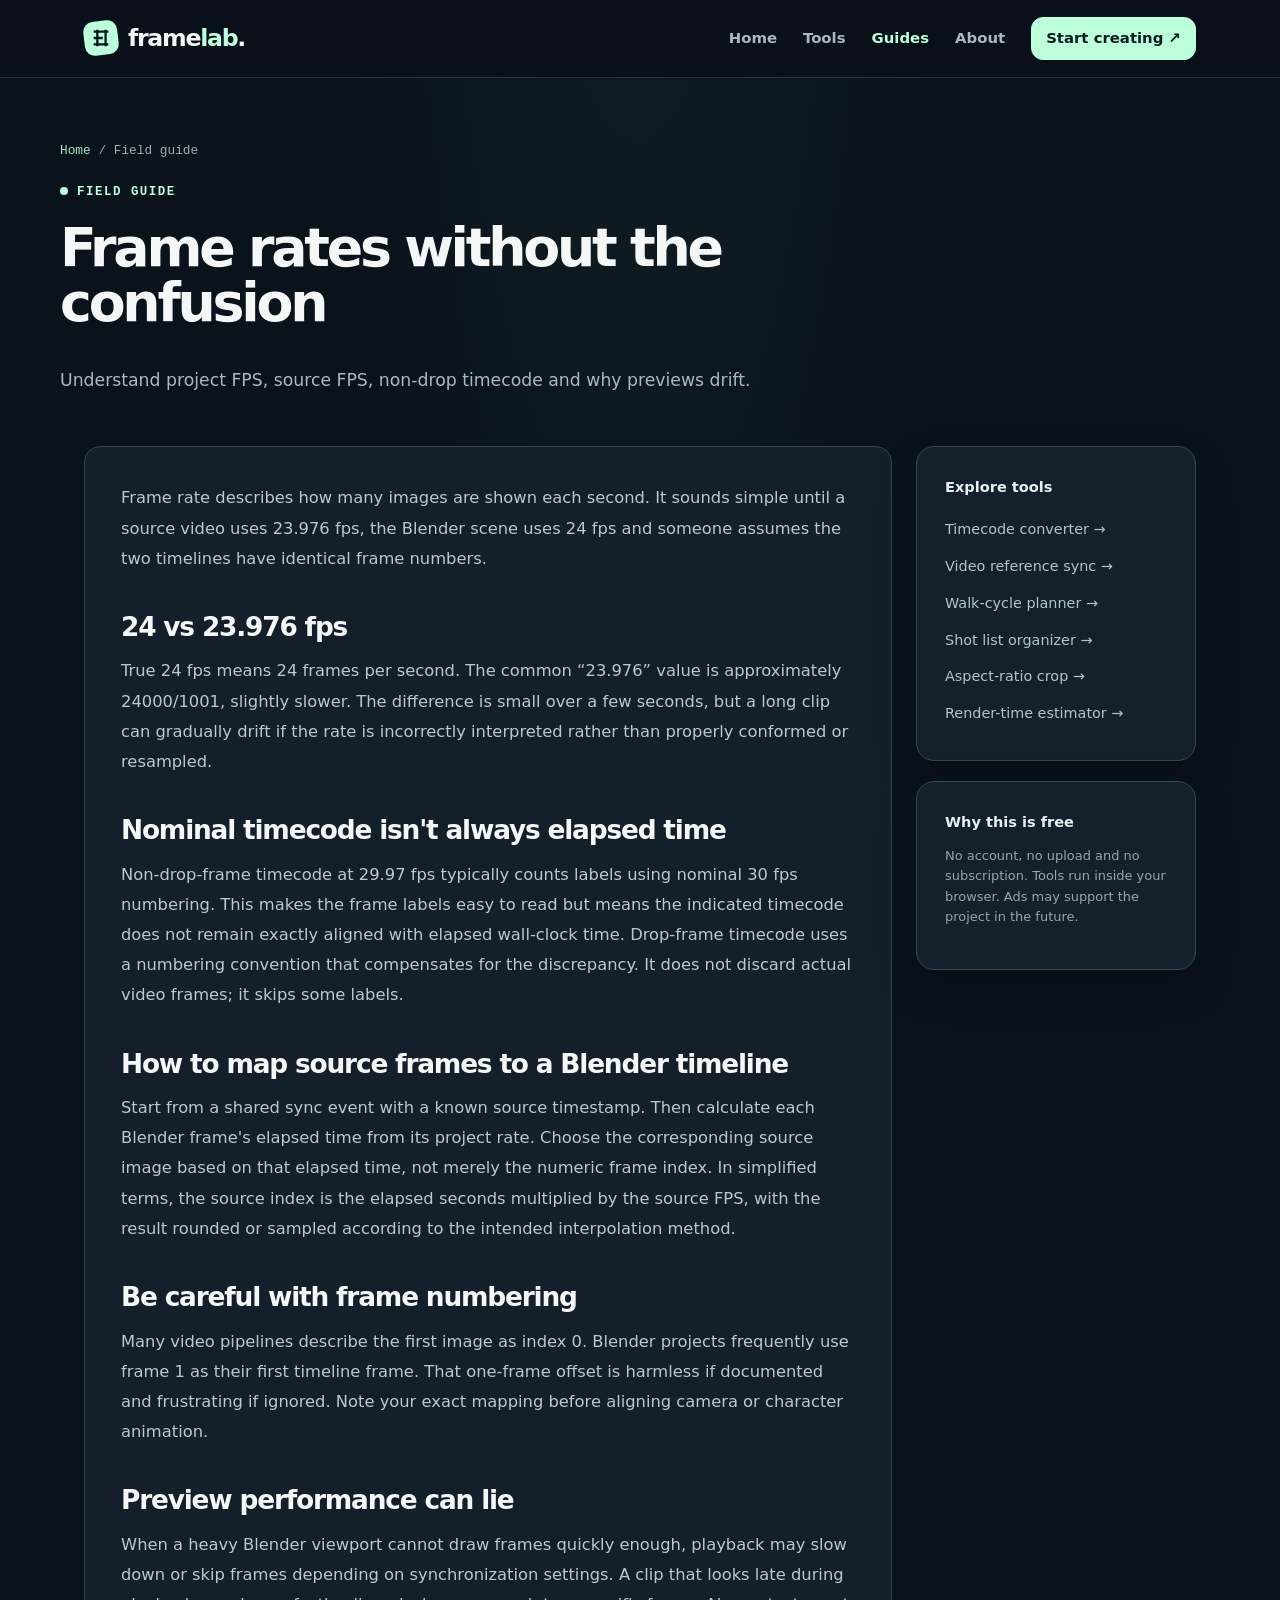
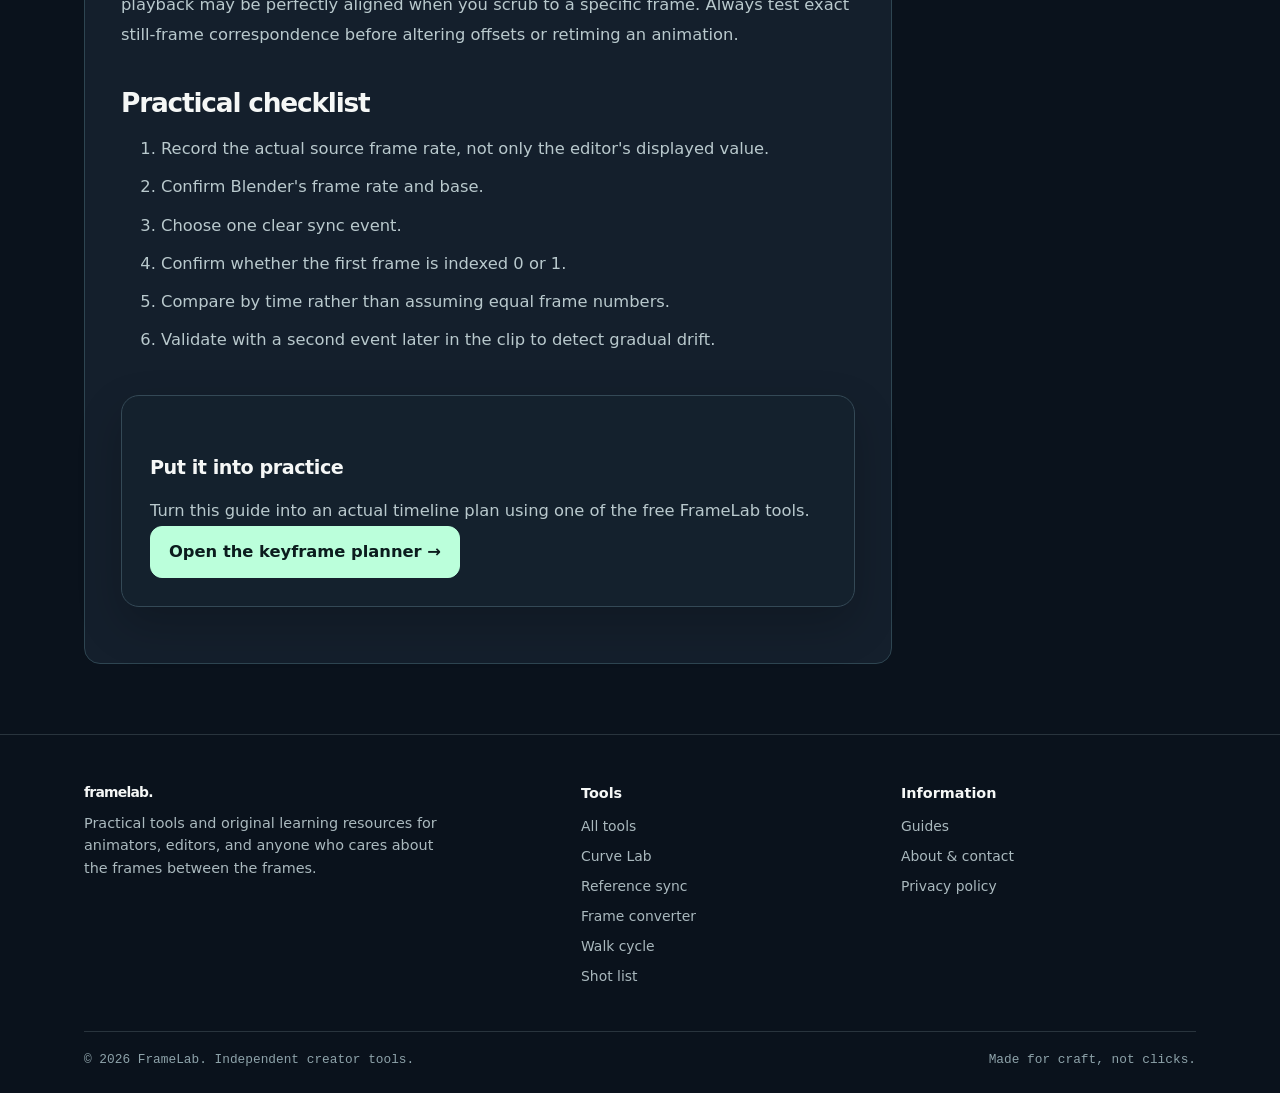
<file: guides/frame-rates.html>
<!DOCTYPE html>

<html lang="en"><head><meta charset="utf-8"/><meta content="width=device-width,initial-scale=1" name="viewport"/><meta content="#0b111b" name="theme-color"/><meta content="Understand project FPS, source FPS, non-drop timecode and why previews drift." name="description"/><title>Frame rates without the confusion | FrameLab</title><link href="../assets/favicon.svg" rel="icon" type="image/svg+xml"/><link href="../assets/style.css" rel="stylesheet"/><script defer="" src="../assets/site-config.js"></script><script defer="" src="../assets/main.js"></script><link href="https://cheesecake26644.github.io/FrameLab/guides/frame-rates.html" rel="canonical"/><meta content="website" property="og:type"/><meta content="FrameLab" property="og:site_name"/><meta content="https://cheesecake26644.github.io/FrameLab/guides/frame-rates.html" property="og:url"/><meta content="Frame rates without the confusion | FrameLab" property="og:title"/><meta content="Understand project FPS, source FPS, non-drop timecode and why previews drift." property="og:description"/><meta content="https://cheesecake26644.github.io/FrameLab/assets/social-preview.svg" property="og:image"/><meta content="summary_large_image" name="twitter:card"/></head>
<body><a class="skip-link" href="#main">Skip to content</a><header class="site-header"><div class="container header-inner"><a aria-label="FrameLab home" class="logo" href="../index.html"><span class="logo-mark"><svg fill="none" height="22" stroke="currentColor" stroke-width="2.5" viewbox="0 0 24 24" width="22"><path d="M4 5h16M4 12h10M4 19h16M8 3v18M17 3v18"></path></svg></span><span>frame<span style="color:var(--mint)">lab</span>.</span></a><button aria-controls="nav-links" aria-expanded="false" aria-label="Toggle navigation" class="mobile-toggle" id="menu-toggle">Menu ☰</button><nav aria-label="Main navigation" class="nav-links" id="nav-links"><a href="../index.html">Home</a><a href="../tools/index.html">Tools</a><a aria-current="page" href="../guides/index.html">Guides</a><a href="../about.html">About</a><a class="nav-cta" href="../tools/walk-cycle.html">Start creating ↗</a></nav></div></header><main id="main"><div class="container page-hero"><div class="breadcrumbs"><a href="../index.html">Home</a> / Field guide</div><div class="eyebrow"><span class="dot"></span>Field guide</div><h1>Frame rates without the confusion</h1><p>Understand project FPS, source FPS, non-drop timecode and why previews drift.</p></div><div class="container tool-layout"><article class="article article-content"><p>Frame rate describes how many images are shown each second. It sounds simple until a source video uses 23.976 fps, the Blender scene uses 24 fps and someone assumes the two timelines have identical frame numbers.</p><h2>24 vs 23.976 fps</h2><p>True 24 fps means 24 frames per second. The common “23.976” value is approximately 24000/1001, slightly slower. The difference is small over a few seconds, but a long clip can gradually drift if the rate is incorrectly interpreted rather than properly conformed or resampled.</p><h2>Nominal timecode isn't always elapsed time</h2><p>Non-drop-frame timecode at 29.97 fps typically counts labels using nominal 30 fps numbering. This makes the frame labels easy to read but means the indicated timecode does not remain exactly aligned with elapsed wall-clock time. Drop-frame timecode uses a numbering convention that compensates for the discrepancy. It does not discard actual video frames; it skips some labels.</p><h2>How to map source frames to a Blender timeline</h2><p>Start from a shared sync event with a known source timestamp. Then calculate each Blender frame's elapsed time from its project rate. Choose the corresponding source image based on that elapsed time, not merely the numeric frame index. In simplified terms, the source index is the elapsed seconds multiplied by the source FPS, with the result rounded or sampled according to the intended interpolation method.</p><h2>Be careful with frame numbering</h2><p>Many video pipelines describe the first image as index 0. Blender projects frequently use frame 1 as their first timeline frame. That one-frame offset is harmless if documented and frustrating if ignored. Note your exact mapping before aligning camera or character animation.</p><h2>Preview performance can lie</h2><p>When a heavy Blender viewport cannot draw frames quickly enough, playback may slow down or skip frames depending on synchronization settings. A clip that looks late during playback may be perfectly aligned when you scrub to a specific frame. Always test exact still-frame correspondence before altering offsets or retiming an animation.</p><h2>Practical checklist</h2><ol><li>Record the actual source frame rate, not only the editor's displayed value.</li><li>Confirm Blender's frame rate and base.</li><li>Choose one clear sync event.</li><li>Confirm whether the first frame is indexed 0 or 1.</li><li>Compare by time rather than assuming equal frame numbers.</li><li>Validate with a second event later in the clip to detect gradual drift.</li></ol><div class="panel" style="margin-top:40px"><h3>Put it into practice</h3><p>Turn this guide into an actual timeline plan using one of the free FrameLab tools.</p><a class="button" href="../tools/walk-cycle.html">Open the keyframe planner →</a></div></article><aside class="sidebar-sticky"><div class="panel"><div class="aside-title">Explore tools</div><a class="aside-link" href="../tools/frame-calculator.html">Timecode converter →</a><a class="aside-link" href="../tools/reference-sync.html">Video reference sync →</a><a class="aside-link" href="../tools/walk-cycle.html">Walk-cycle planner →</a><a class="aside-link" href="../tools/shot-list.html">Shot list organizer →</a><a class="aside-link" href="../tools/aspect-ratio.html">Aspect-ratio crop →</a><a class="aside-link" href="../tools/render-estimator.html">Render-time estimator →</a><div class="ad-placeholder" data-ad-slot="sidebar" hidden=""><div>Advertisement space<br/><span class="micro">Inactive until approved</span></div></div></div><div class="panel"><div class="aside-title">Why this is free</div><p class="micro">No account, no upload and no subscription. Tools run inside your browser. Ads may support the project in the future.</p></div></aside></div></main>
<footer class="site-footer"><div class="container"><div class="footer-inner"><div><a class="logo" href="../index.html"><span>framelab.</span></a><p>Practical tools and original learning resources for animators, editors, and anyone who cares about the frames between the frames.</p></div><div><h4>Tools</h4><a href="../tools/index.html">All tools</a><a href="../tools/easing-lab.html">Curve Lab</a><a href="../tools/reference-sync.html">Reference sync</a><a href="../tools/frame-calculator.html">Frame converter</a><a href="../tools/walk-cycle.html">Walk cycle</a><a href="../tools/shot-list.html">Shot list</a></div><div><h4>Information</h4><a href="../guides/index.html">Guides</a><a href="../about.html">About &amp; contact</a><a href="../privacy.html">Privacy policy</a></div></div><div class="footer-bottom"><span>© 2026 FrameLab. Independent creator tools.</span><span>Made for craft, not clicks.</span></div></div></footer></body></html>
</file>
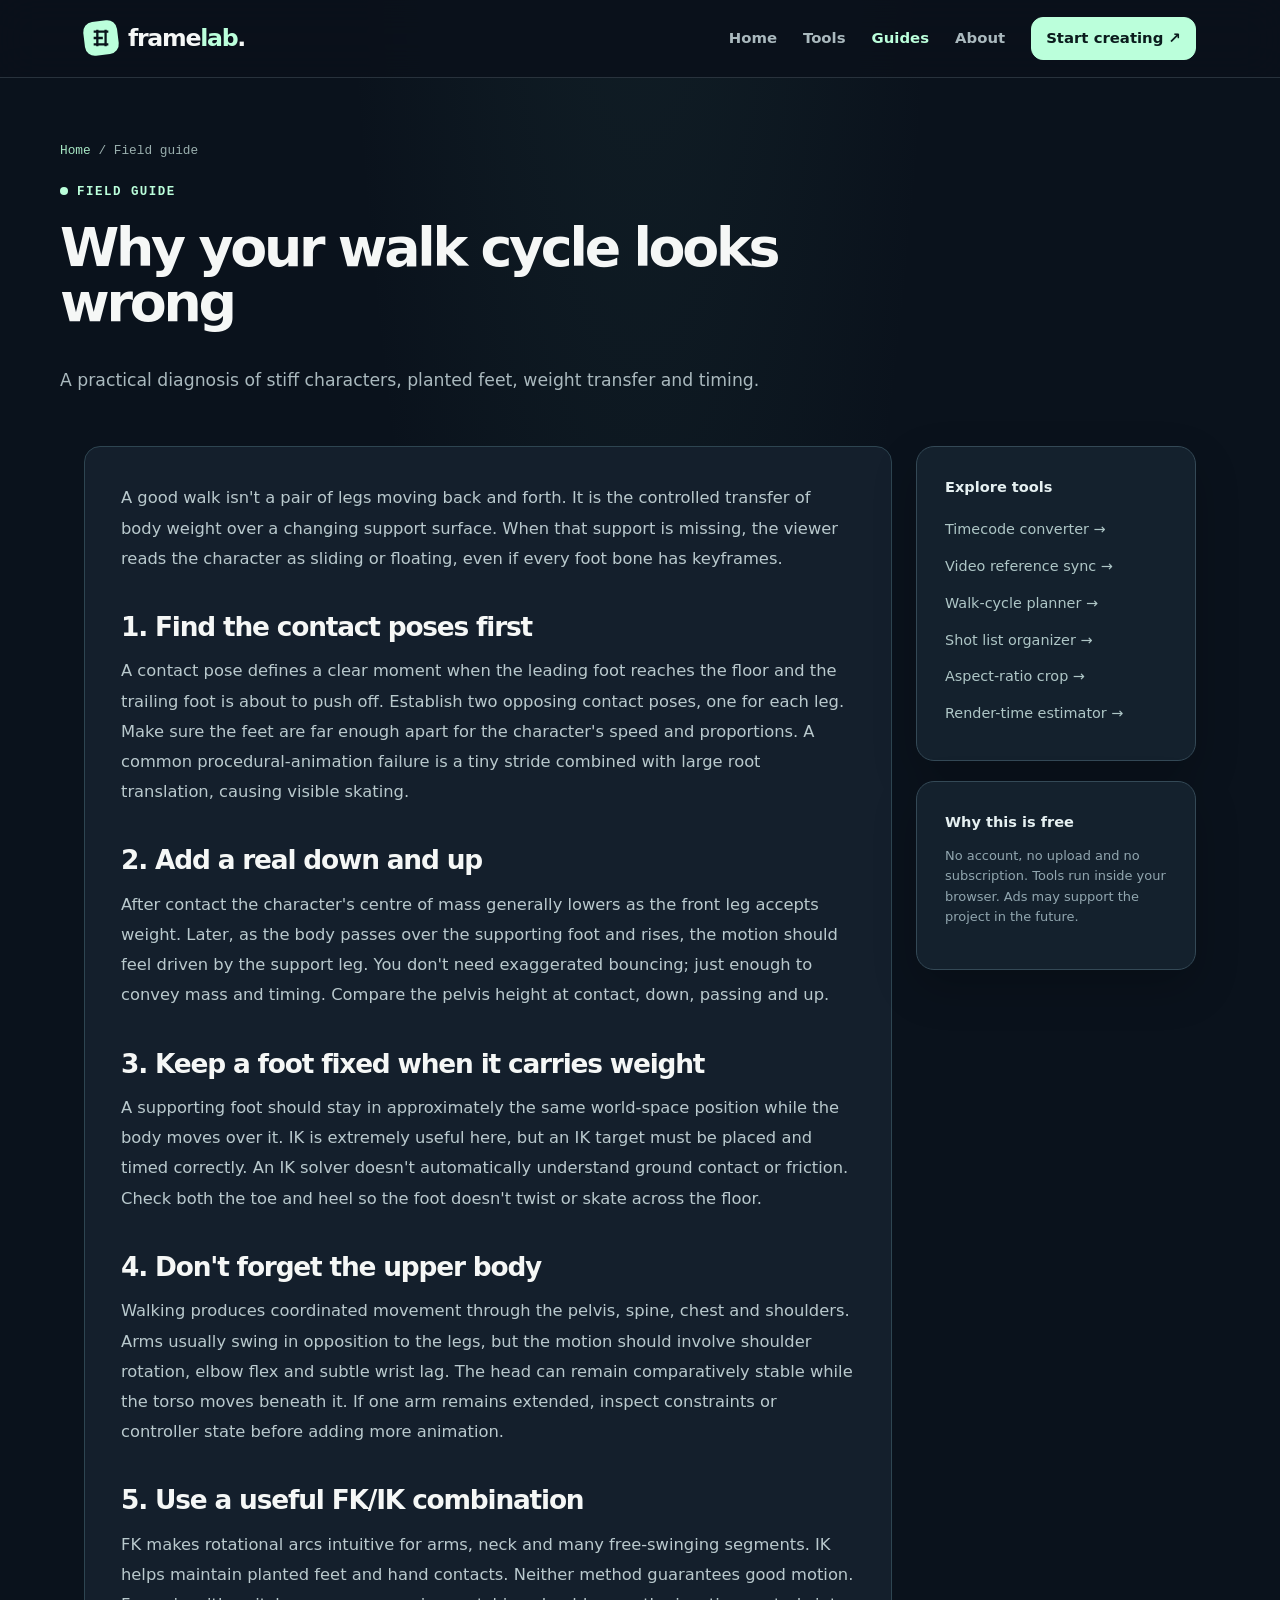
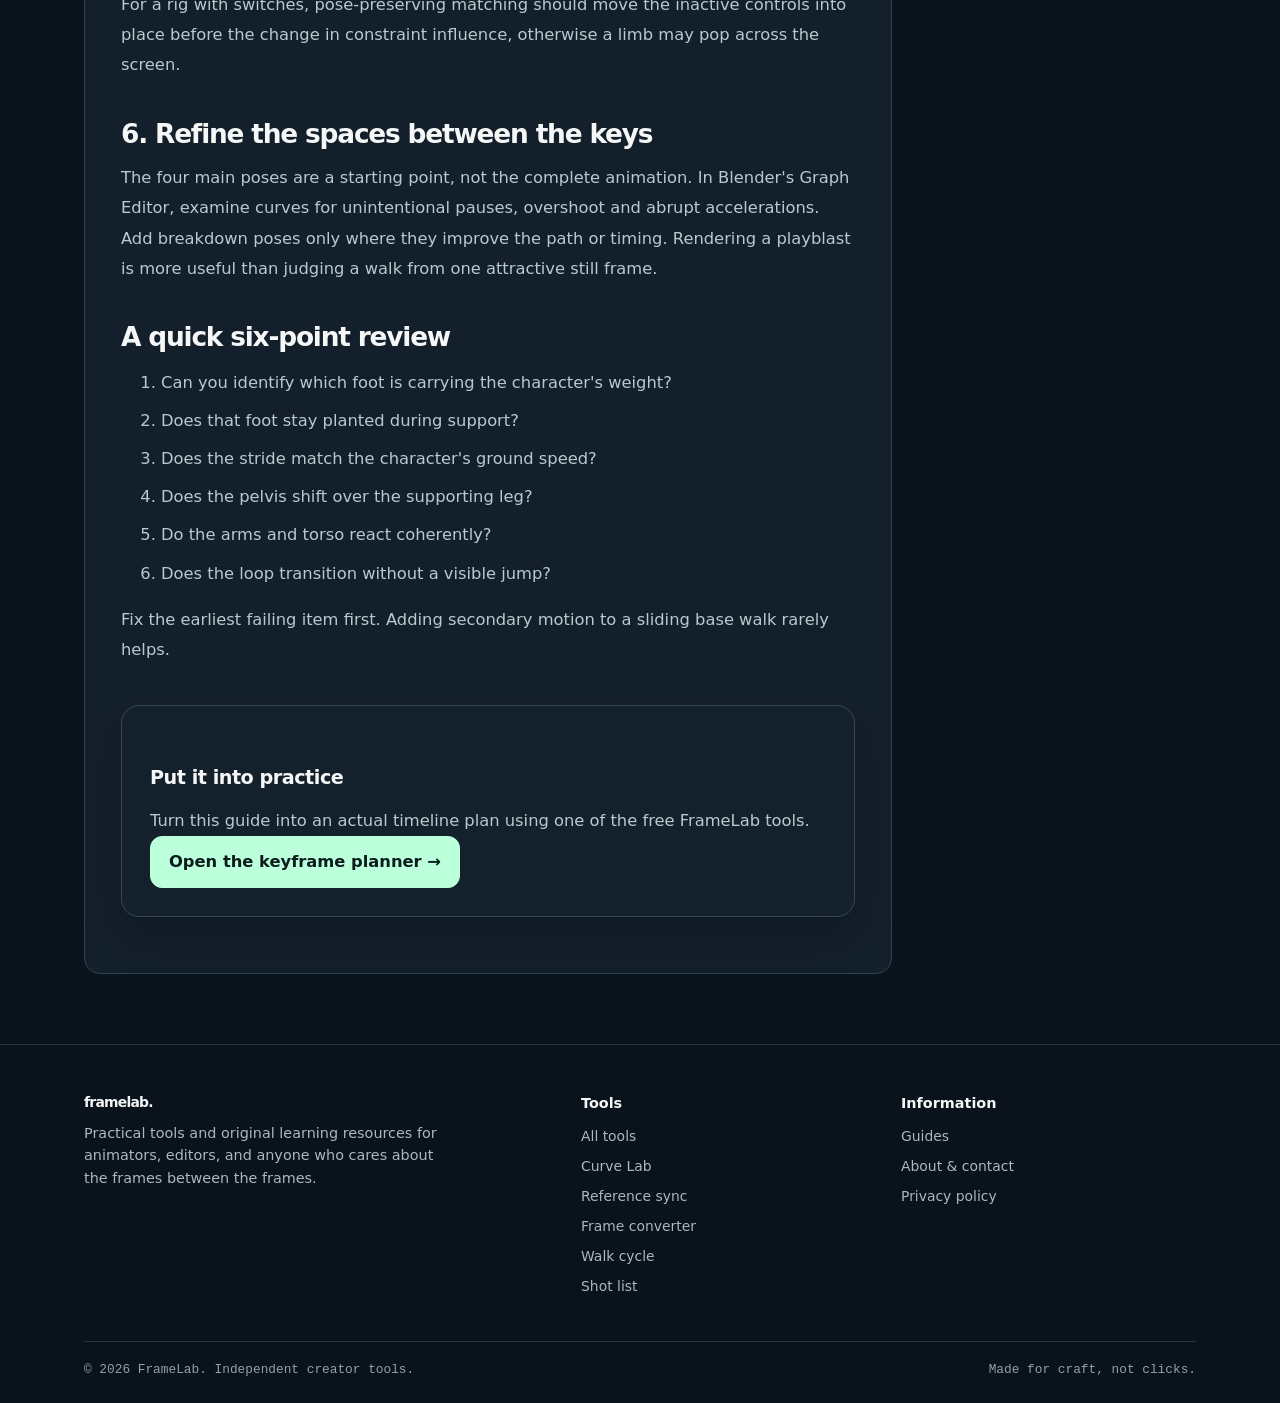
<file: guides/walk-cycle.html>
<!DOCTYPE html>

<html lang="en"><head><meta charset="utf-8"/><meta content="width=device-width,initial-scale=1" name="viewport"/><meta content="#0b111b" name="theme-color"/><meta content="A practical diagnosis of stiff characters, planted feet, weight transfer and timing." name="description"/><title>Why your walk cycle looks wrong | FrameLab</title><link href="../assets/favicon.svg" rel="icon" type="image/svg+xml"/><link href="../assets/style.css" rel="stylesheet"/><script defer="" src="../assets/site-config.js"></script><script defer="" src="../assets/main.js"></script><link href="https://cheesecake26644.github.io/FrameLab/guides/walk-cycle.html" rel="canonical"/><meta content="website" property="og:type"/><meta content="FrameLab" property="og:site_name"/><meta content="https://cheesecake26644.github.io/FrameLab/guides/walk-cycle.html" property="og:url"/><meta content="Why your walk cycle looks wrong | FrameLab" property="og:title"/><meta content="A practical diagnosis of stiff characters, planted feet, weight transfer and timing." property="og:description"/><meta content="https://cheesecake26644.github.io/FrameLab/assets/social-preview.svg" property="og:image"/><meta content="summary_large_image" name="twitter:card"/></head>
<body><a class="skip-link" href="#main">Skip to content</a><header class="site-header"><div class="container header-inner"><a aria-label="FrameLab home" class="logo" href="../index.html"><span class="logo-mark"><svg fill="none" height="22" stroke="currentColor" stroke-width="2.5" viewbox="0 0 24 24" width="22"><path d="M4 5h16M4 12h10M4 19h16M8 3v18M17 3v18"></path></svg></span><span>frame<span style="color:var(--mint)">lab</span>.</span></a><button aria-controls="nav-links" aria-expanded="false" aria-label="Toggle navigation" class="mobile-toggle" id="menu-toggle">Menu ☰</button><nav aria-label="Main navigation" class="nav-links" id="nav-links"><a href="../index.html">Home</a><a href="../tools/index.html">Tools</a><a aria-current="page" href="../guides/index.html">Guides</a><a href="../about.html">About</a><a class="nav-cta" href="../tools/walk-cycle.html">Start creating ↗</a></nav></div></header><main id="main"><div class="container page-hero"><div class="breadcrumbs"><a href="../index.html">Home</a> / Field guide</div><div class="eyebrow"><span class="dot"></span>Field guide</div><h1>Why your walk cycle looks wrong</h1><p>A practical diagnosis of stiff characters, planted feet, weight transfer and timing.</p></div><div class="container tool-layout"><article class="article article-content"><p>A good walk isn't a pair of legs moving back and forth. It is the controlled transfer of body weight over a changing support surface. When that support is missing, the viewer reads the character as sliding or floating, even if every foot bone has keyframes.</p><h2>1. Find the contact poses first</h2><p>A contact pose defines a clear moment when the leading foot reaches the floor and the trailing foot is about to push off. Establish two opposing contact poses, one for each leg. Make sure the feet are far enough apart for the character's speed and proportions. A common procedural-animation failure is a tiny stride combined with large root translation, causing visible skating.</p><h2>2. Add a real down and up</h2><p>After contact the character's centre of mass generally lowers as the front leg accepts weight. Later, as the body passes over the supporting foot and rises, the motion should feel driven by the support leg. You don't need exaggerated bouncing; just enough to convey mass and timing. Compare the pelvis height at contact, down, passing and up.</p><h2>3. Keep a foot fixed when it carries weight</h2><p>A supporting foot should stay in approximately the same world-space position while the body moves over it. IK is extremely useful here, but an IK target must be placed and timed correctly. An IK solver doesn't automatically understand ground contact or friction. Check both the toe and heel so the foot doesn't twist or skate across the floor.</p><h2>4. Don't forget the upper body</h2><p>Walking produces coordinated movement through the pelvis, spine, chest and shoulders. Arms usually swing in opposition to the legs, but the motion should involve shoulder rotation, elbow flex and subtle wrist lag. The head can remain comparatively stable while the torso moves beneath it. If one arm remains extended, inspect constraints or controller state before adding more animation.</p><h2>5. Use a useful FK/IK combination</h2><p>FK makes rotational arcs intuitive for arms, neck and many free-swinging segments. IK helps maintain planted feet and hand contacts. Neither method guarantees good motion. For a rig with switches, pose-preserving matching should move the inactive controls into place before the change in constraint influence, otherwise a limb may pop across the screen.</p><h2>6. Refine the spaces between the keys</h2><p>The four main poses are a starting point, not the complete animation. In Blender's Graph Editor, examine curves for unintentional pauses, overshoot and abrupt accelerations. Add breakdown poses only where they improve the path or timing. Rendering a playblast is more useful than judging a walk from one attractive still frame.</p><h2>A quick six-point review</h2><ol><li>Can you identify which foot is carrying the character's weight?</li><li>Does that foot stay planted during support?</li><li>Does the stride match the character's ground speed?</li><li>Does the pelvis shift over the supporting leg?</li><li>Do the arms and torso react coherently?</li><li>Does the loop transition without a visible jump?</li></ol><p>Fix the earliest failing item first. Adding secondary motion to a sliding base walk rarely helps.</p><div class="panel" style="margin-top:40px"><h3>Put it into practice</h3><p>Turn this guide into an actual timeline plan using one of the free FrameLab tools.</p><a class="button" href="../tools/walk-cycle.html">Open the keyframe planner →</a></div></article><aside class="sidebar-sticky"><div class="panel"><div class="aside-title">Explore tools</div><a class="aside-link" href="../tools/frame-calculator.html">Timecode converter →</a><a class="aside-link" href="../tools/reference-sync.html">Video reference sync →</a><a class="aside-link" href="../tools/walk-cycle.html">Walk-cycle planner →</a><a class="aside-link" href="../tools/shot-list.html">Shot list organizer →</a><a class="aside-link" href="../tools/aspect-ratio.html">Aspect-ratio crop →</a><a class="aside-link" href="../tools/render-estimator.html">Render-time estimator →</a><div class="ad-placeholder" data-ad-slot="sidebar" hidden=""><div>Advertisement space<br/><span class="micro">Inactive until approved</span></div></div></div><div class="panel"><div class="aside-title">Why this is free</div><p class="micro">No account, no upload and no subscription. Tools run inside your browser. Ads may support the project in the future.</p></div></aside></div></main>
<footer class="site-footer"><div class="container"><div class="footer-inner"><div><a class="logo" href="../index.html"><span>framelab.</span></a><p>Practical tools and original learning resources for animators, editors, and anyone who cares about the frames between the frames.</p></div><div><h4>Tools</h4><a href="../tools/index.html">All tools</a><a href="../tools/easing-lab.html">Curve Lab</a><a href="../tools/reference-sync.html">Reference sync</a><a href="../tools/frame-calculator.html">Frame converter</a><a href="../tools/walk-cycle.html">Walk cycle</a><a href="../tools/shot-list.html">Shot list</a></div><div><h4>Information</h4><a href="../guides/index.html">Guides</a><a href="../about.html">About &amp; contact</a><a href="../privacy.html">Privacy policy</a></div></div><div class="footer-bottom"><span>© 2026 FrameLab. Independent creator tools.</span><span>Made for craft, not clicks.</span></div></div></footer></body></html>
</file>
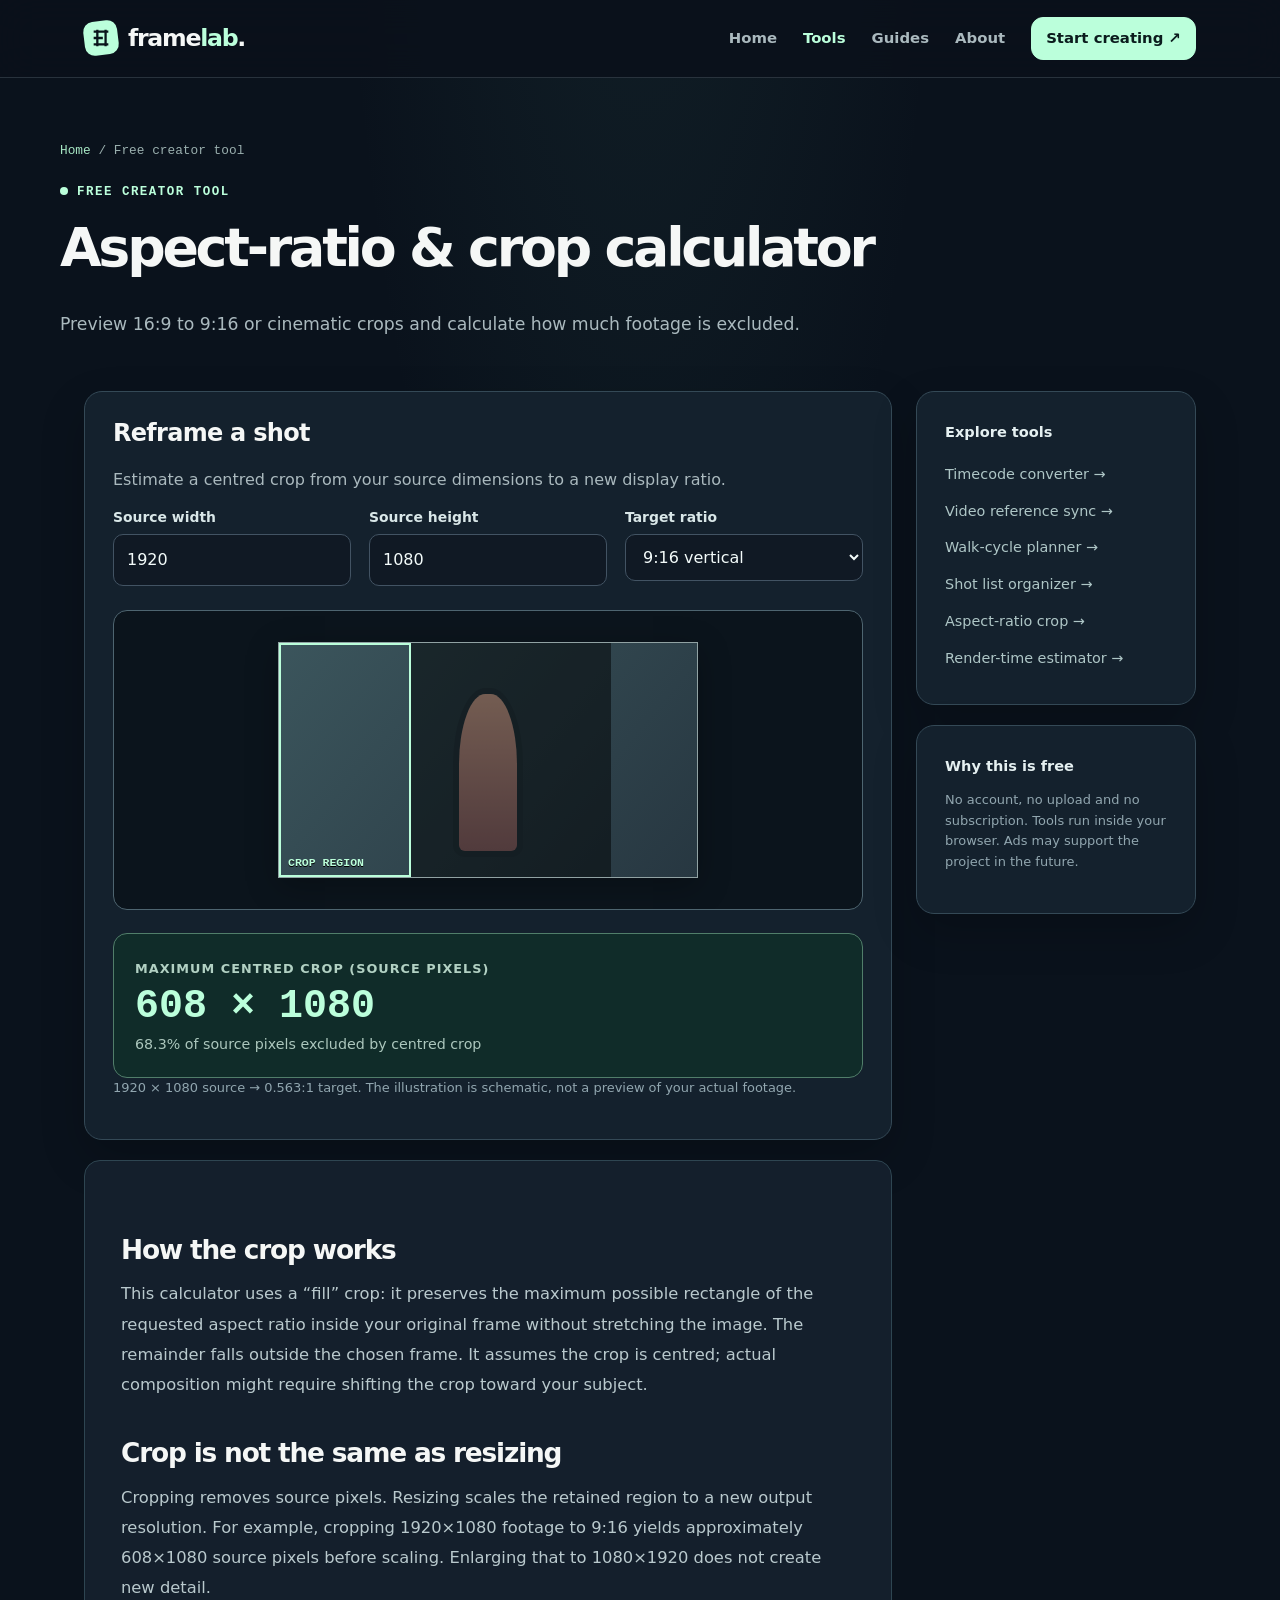
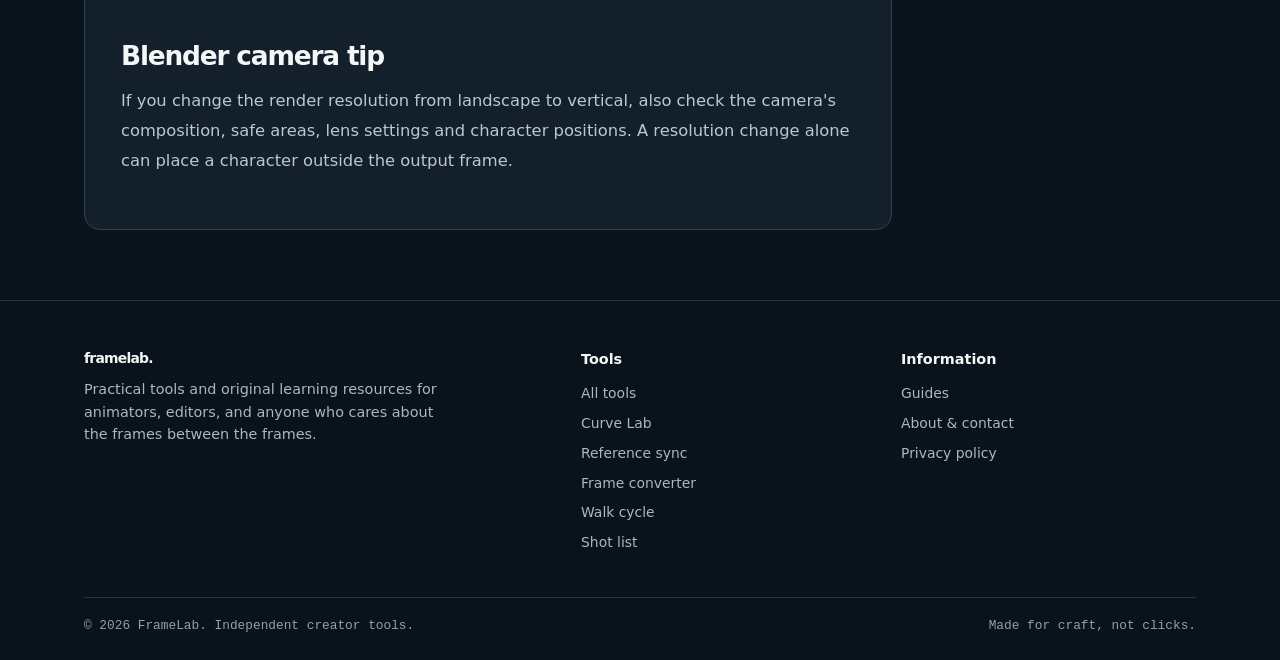
<file: tools/aspect-ratio.html>
<!DOCTYPE html>

<html lang="en"><head><meta charset="utf-8"/><meta content="width=device-width,initial-scale=1" name="viewport"/><meta content="#0b111b" name="theme-color"/><meta content="Preview 16:9 to 9:16 or cinematic crops and calculate how much footage is excluded." name="description"/><title>Aspect-ratio &amp; crop calculator | FrameLab</title><link href="../assets/favicon.svg" rel="icon" type="image/svg+xml"/><link href="../assets/style.css" rel="stylesheet"/><script defer="" src="../assets/site-config.js"></script><script defer="" src="../assets/main.js"></script><link href="https://cheesecake26644.github.io/FrameLab/tools/aspect-ratio.html" rel="canonical"/><meta content="website" property="og:type"/><meta content="FrameLab" property="og:site_name"/><meta content="https://cheesecake26644.github.io/FrameLab/tools/aspect-ratio.html" property="og:url"/><meta content="Aspect-ratio &amp; crop calculator | FrameLab" property="og:title"/><meta content="Preview 16:9 to 9:16 or cinematic crops and calculate how much footage is excluded." property="og:description"/><meta content="https://cheesecake26644.github.io/FrameLab/assets/social-preview.svg" property="og:image"/><meta content="summary_large_image" name="twitter:card"/></head>
<body><a class="skip-link" href="#main">Skip to content</a><header class="site-header"><div class="container header-inner"><a aria-label="FrameLab home" class="logo" href="../index.html"><span class="logo-mark"><svg fill="none" height="22" stroke="currentColor" stroke-width="2.5" viewbox="0 0 24 24" width="22"><path d="M4 5h16M4 12h10M4 19h16M8 3v18M17 3v18"></path></svg></span><span>frame<span style="color:var(--mint)">lab</span>.</span></a><button aria-controls="nav-links" aria-expanded="false" aria-label="Toggle navigation" class="mobile-toggle" id="menu-toggle">Menu ☰</button><nav aria-label="Main navigation" class="nav-links" id="nav-links"><a href="../index.html">Home</a><a aria-current="page" href="../tools/index.html">Tools</a><a href="../guides/index.html">Guides</a><a href="../about.html">About</a><a class="nav-cta" href="../tools/walk-cycle.html">Start creating ↗</a></nav></div></header><main id="main"><div class="container page-hero"><div class="breadcrumbs"><a href="../index.html">Home</a> / Free creator tool</div><div class="eyebrow"><span class="dot"></span>Free creator tool</div><h1>Aspect-ratio &amp; crop calculator</h1><p>Preview 16:9 to 9:16 or cinematic crops and calculate how much footage is excluded.</p></div><div class="container tool-layout"><section><div class="panel"><div id="aspect-tool"><h2>Reframe a shot</h2><p>Estimate a centred crop from your source dimensions to a new display ratio.</p><div class="form-grid cols3"><div class="form-field"><label for="aspect-w">Source width</label><input id="aspect-w" max="16000" min="1" type="number" value="1920"/></div><div class="form-field"><label for="aspect-h">Source height</label><input id="aspect-h" max="16000" min="1" type="number" value="1080"/></div><div class="form-field"><label for="aspect-target">Target ratio</label><select id="aspect-target"><option value="1.7777777778">16:9 landscape</option><option selected="" value="0.5625">9:16 vertical</option><option value="1">1:1 square</option><option value="1.3333333333">4:3 classic</option><option value="2.39">2.39:1 cinema</option></select></div></div><div class="aspect-preview" style="margin-top:24px"><div class="aspect-source" id="aspect-source"><div class="aspect-subject"></div><div class="aspect-crop" id="aspect-crop"></div><div class="aspect-label">CROP REGION</div></div></div><div class="result"><span class="result-label">Maximum centred crop (source pixels)</span><strong id="aspect-result">608 × 1080</strong><p id="aspect-percent"></p></div><p class="micro"><span id="aspect-src"></span> → <span id="aspect-ratio-txt"></span>. The illustration is schematic, not a preview of your actual footage.</p></div></div><section class="article-content article"><h2>How the crop works</h2><p>This calculator uses a “fill” crop: it preserves the maximum possible rectangle of the requested aspect ratio inside your original frame without stretching the image. The remainder falls outside the chosen frame. It assumes the crop is centred; actual composition might require shifting the crop toward your subject.</p><h2>Crop is not the same as resizing</h2><p>Cropping removes source pixels. Resizing scales the retained region to a new output resolution. For example, cropping 1920×1080 footage to 9:16 yields approximately 608×1080 source pixels before scaling. Enlarging that to 1080×1920 does not create new detail.</p><h2>Blender camera tip</h2><p>If you change the render resolution from landscape to vertical, also check the camera's composition, safe areas, lens settings and character positions. A resolution change alone can place a character outside the output frame.</p></section></section><aside class="sidebar-sticky"><div class="panel"><div class="aside-title">Explore tools</div><a class="aside-link" href="../tools/frame-calculator.html">Timecode converter →</a><a class="aside-link" href="../tools/reference-sync.html">Video reference sync →</a><a class="aside-link" href="../tools/walk-cycle.html">Walk-cycle planner →</a><a class="aside-link" href="../tools/shot-list.html">Shot list organizer →</a><a class="aside-link" href="../tools/aspect-ratio.html">Aspect-ratio crop →</a><a class="aside-link" href="../tools/render-estimator.html">Render-time estimator →</a><div class="ad-placeholder" data-ad-slot="sidebar" hidden=""><div>Advertisement space<br/><span class="micro">Inactive until approved</span></div></div></div><div class="panel"><div class="aside-title">Why this is free</div><p class="micro">No account, no upload and no subscription. Tools run inside your browser. Ads may support the project in the future.</p></div></aside></div></main>
<footer class="site-footer"><div class="container"><div class="footer-inner"><div><a class="logo" href="../index.html"><span>framelab.</span></a><p>Practical tools and original learning resources for animators, editors, and anyone who cares about the frames between the frames.</p></div><div><h4>Tools</h4><a href="../tools/index.html">All tools</a><a href="../tools/easing-lab.html">Curve Lab</a><a href="../tools/reference-sync.html">Reference sync</a><a href="../tools/frame-calculator.html">Frame converter</a><a href="../tools/walk-cycle.html">Walk cycle</a><a href="../tools/shot-list.html">Shot list</a></div><div><h4>Information</h4><a href="../guides/index.html">Guides</a><a href="../about.html">About &amp; contact</a><a href="../privacy.html">Privacy policy</a></div></div><div class="footer-bottom"><span>© 2026 FrameLab. Independent creator tools.</span><span>Made for craft, not clicks.</span></div></div></footer></body></html>
</file>
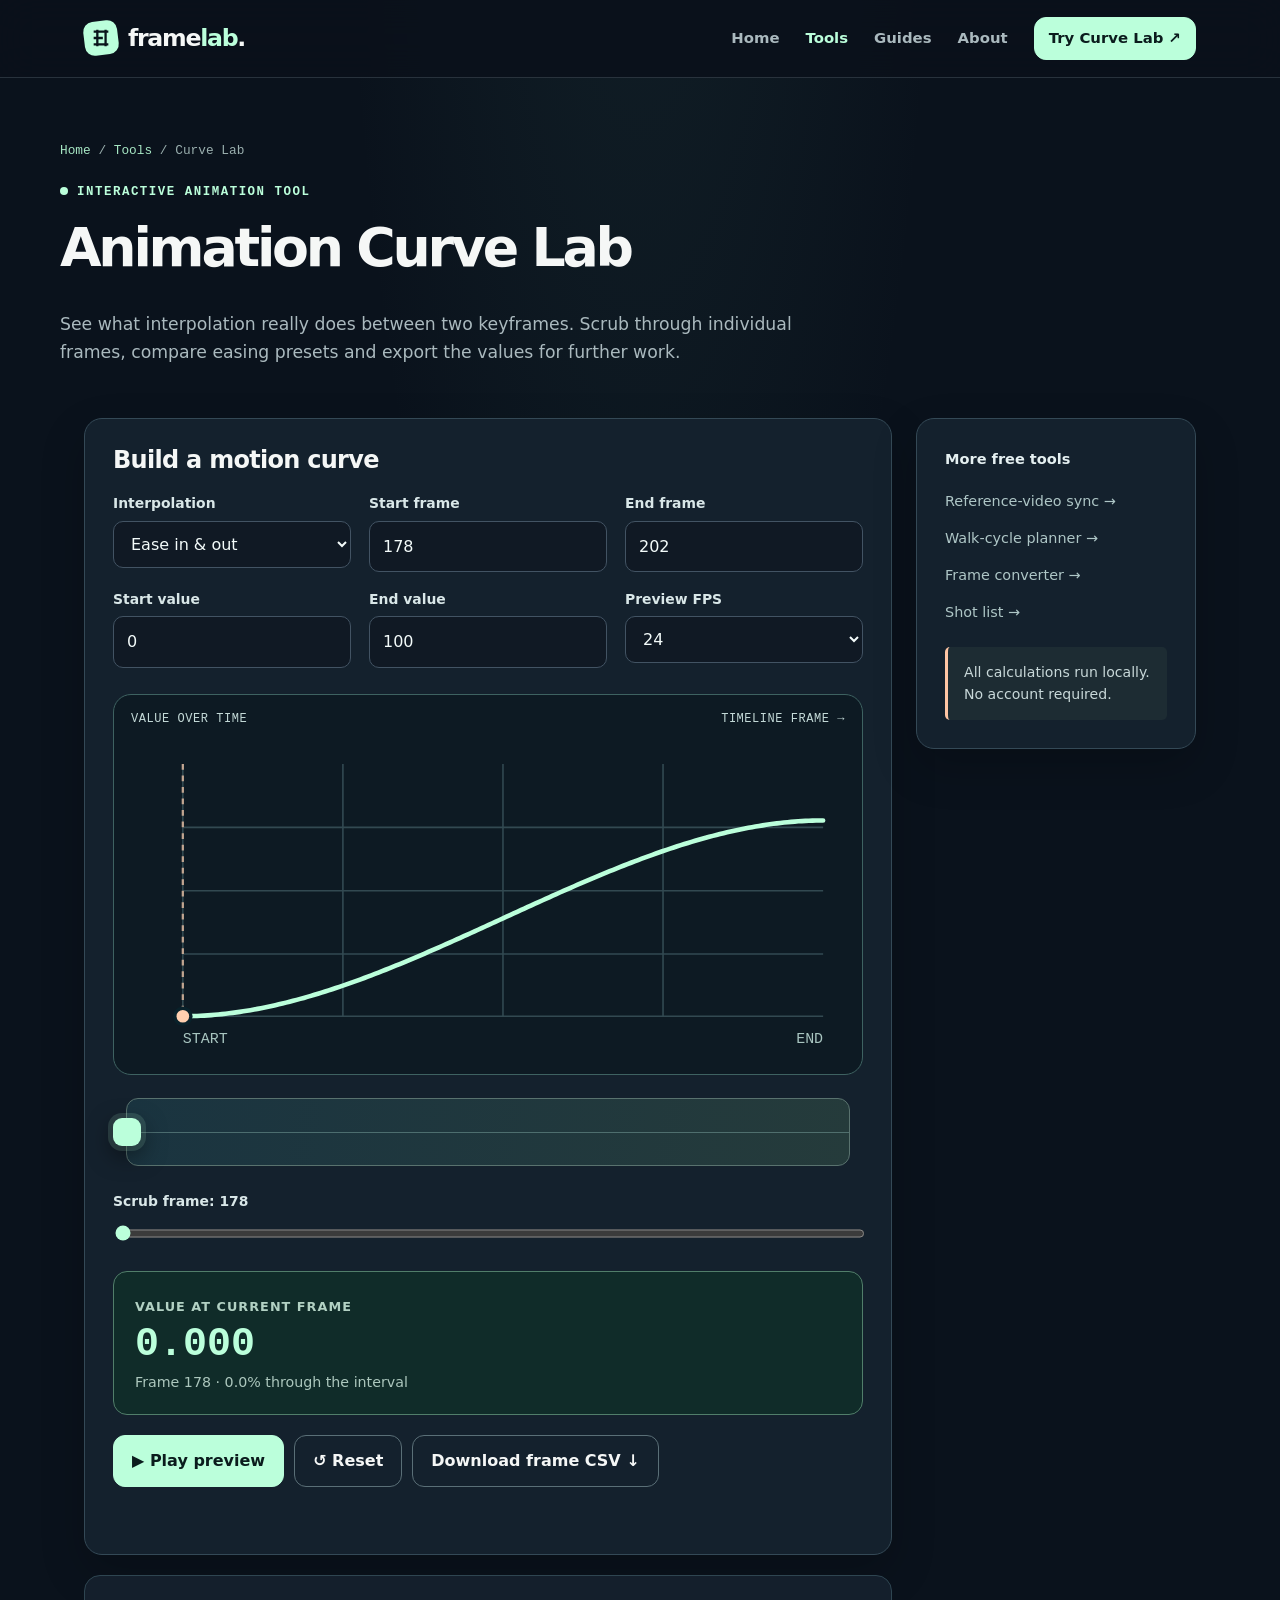
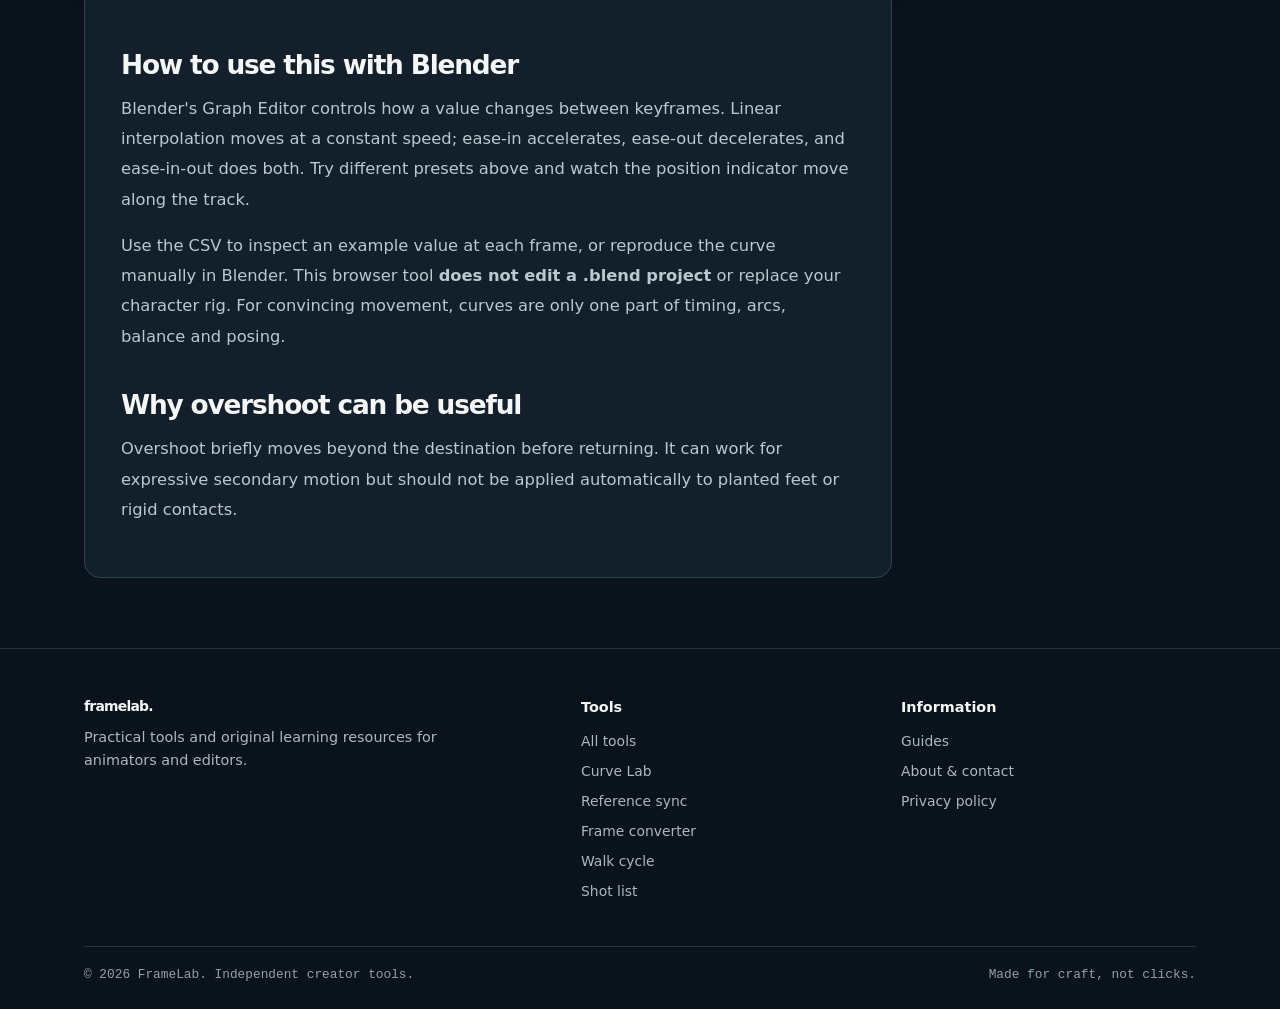
<file: tools/easing-lab.html>
<!DOCTYPE html>
<html lang="en"><head><meta charset="utf-8"/><meta content="width=device-width,initial-scale=1" name="viewport"/><meta content="#0b111b" name="theme-color"/><meta content="Explore animation easing curves, scrub frame-by-frame and export sampled values for Blender or a spreadsheet." name="description"/><title>Animation easing curve lab | FrameLab</title><link href="../assets/favicon.svg" rel="icon" type="image/svg+xml"/><link href="../assets/style.css" rel="stylesheet"/><script defer="" src="../assets/site-config.js"></script><script defer="" src="../assets/main.js"></script><script defer="" src="../assets/easing.js"></script><link href="https://cheesecake26644.github.io/FrameLab/tools/easing-lab.html" rel="canonical"/><meta content="Animation easing curve lab | FrameLab" property="og:title"/><meta content="https://cheesecake26644.github.io/FrameLab/assets/social-preview.svg" property="og:image"/><meta content="summary_large_image" name="twitter:card"/></head><body>
<a class="skip-link" href="#main">Skip to content</a><header class="site-header"><div class="container header-inner"><a aria-label="FrameLab home" class="logo" href="../index.html"><span class="logo-mark"><svg fill="none" height="22" stroke="currentColor" stroke-width="2.5" viewbox="0 0 24 24" width="22"><path d="M4 5h16M4 12h10M4 19h16M8 3v18M17 3v18"></path></svg></span><span>frame<span style="color:var(--mint)">lab</span>.</span></a><button aria-controls="nav-links" aria-expanded="false" aria-label="Toggle navigation" class="mobile-toggle" id="menu-toggle">Menu ☰</button><nav aria-label="Main navigation" class="nav-links" id="nav-links"><a href="../index.html">Home</a><a aria-current="page" href="index.html">Tools</a><a href="../guides/index.html">Guides</a><a href="../about.html">About</a><a class="nav-cta" href="easing-lab.html">Try Curve Lab ↗</a></nav></div></header>
<main id="main"><div class="container page-hero"><div class="breadcrumbs"><a href="../index.html">Home</a> / <a href="index.html">Tools</a> / Curve Lab</div><div class="eyebrow"><span class="dot"></span>Interactive animation tool</div><h1>Animation Curve Lab</h1><p>See what interpolation really does between two keyframes. Scrub through individual frames, compare easing presets and export the values for further work.</p></div>
<div class="container tool-layout"><section><div class="panel" id="easing-lab"><h2>Build a motion curve</h2><div class="form-grid cols3"><div class="form-field"><label for="ease-preset">Interpolation</label><select id="ease-preset"><option value="linear">Linear</option><option selected="" value="smooth">Ease in &amp; out</option><option value="ease-in">Ease in</option><option value="ease-out">Ease out</option><option value="smoother">Smoothstep (gentle)</option><option value="back">Overshoot</option></select></div><div class="form-field"><label for="ease-start">Start frame</label><input id="ease-start" max="1000000" min="0" step="1" type="number" value="178"/></div><div class="form-field"><label for="ease-end">End frame</label><input id="ease-end" max="1000000" min="1" step="1" type="number" value="202"/></div><div class="form-field"><label for="ease-from">Start value</label><input id="ease-from" step="0.1" type="number" value="0"/></div><div class="form-field"><label for="ease-to">End value</label><input id="ease-to" step="0.1" type="number" value="100"/></div><div class="form-field"><label for="ease-fps">Preview FPS</label><select id="ease-fps"><option selected="" value="24">24</option><option value="25">25</option><option value="30">30</option><option value="60">60</option></select></div></div>
<div class="curve-wrap"><div class="curve-heading"><span>Value over time</span><span>Timeline frame →</span></div><svg aria-label="Easing curve graph" class="curve-chart" id="ease-chart" preserveaspectratio="xMidYMid meet" role="img" viewbox="0 0 620 275"><g class="curve-grid"><path d="M45 20V239H601M45 75H601M45 130H601M45 185H601M184 20V239M323 20V239M462 20V239"></path></g><path class="curve-line" d="M45 239L601 20" id="ease-path"></path><line class="curve-marker-line" id="ease-marker-line" x1="45" x2="45" y1="20" y2="239"></line><circle class="curve-marker" cx="45" cy="239" id="ease-marker" r="7"></circle><text class="curve-tick" x="45" y="262">START</text><text class="curve-tick" text-anchor="end" x="601" y="262">END</text></svg></div>
<div class="curve-playback"><div class="curve-track"><div class="curve-progress" id="ease-progress"></div><div class="curve-object" id="ease-object"></div></div><div class="form-field"><label for="ease-scrub">Scrub frame: <output id="ease-frame-label">178</output></label><input aria-label="Animation frame scrubber" id="ease-scrub" max="202" min="178" step="1" type="range" value="178"/></div></div>
<div aria-live="polite" class="result"><span class="result-label">Value at current frame</span><strong id="ease-value">0.000</strong><p id="ease-meta">Frame 178 · Progress 0%</p></div>
<div class="form-actions"><button class="button" id="ease-play" type="button">▶ Play preview</button><button class="button secondary" id="ease-reset" type="button">↺ Reset</button><button class="button secondary" id="ease-export" type="button">Download frame CSV ↓</button></div><p class="copy-feedback" id="ease-message" role="status"></p></div>
<section class="article-content article"><h2>How to use this with Blender</h2><p>Blender's Graph Editor controls how a value changes between keyframes. Linear interpolation moves at a constant speed; ease-in accelerates, ease-out decelerates, and ease-in-out does both. Try different presets above and watch the position indicator move along the track.</p><p>Use the CSV to inspect an example value at each frame, or reproduce the curve manually in Blender. This browser tool <strong>does not edit a .blend project</strong> or replace your character rig. For convincing movement, curves are only one part of timing, arcs, balance and posing.</p><h2>Why overshoot can be useful</h2><p>Overshoot briefly moves beyond the destination before returning. It can work for expressive secondary motion but should not be applied automatically to planted feet or rigid contacts.</p></section></section>
<aside class="sidebar-sticky"><div class="panel"><div class="aside-title">More free tools</div><a class="aside-link" href="reference-sync.html">Reference-video sync →</a><a class="aside-link" href="walk-cycle.html">Walk-cycle planner →</a><a class="aside-link" href="frame-calculator.html">Frame converter →</a><a class="aside-link" href="shot-list.html">Shot list →</a><div class="info">All calculations run locally. No account required.</div></div></aside></div></main>
<footer class="site-footer"><div class="container"><div class="footer-inner"><div><a class="logo" href="../index.html"><span>framelab.</span></a><p>Practical tools and original learning resources for animators and editors.</p></div><div><h4>Tools</h4><a href="../tools/index.html">All tools</a><a href="../tools/easing-lab.html">Curve Lab</a><a href="../tools/reference-sync.html">Reference sync</a><a href="../tools/frame-calculator.html">Frame converter</a><a href="../tools/walk-cycle.html">Walk cycle</a><a href="../tools/shot-list.html">Shot list</a></div><div><h4>Information</h4><a href="../guides/index.html">Guides</a><a href="../about.html">About &amp; contact</a><a href="../privacy.html">Privacy policy</a></div></div><div class="footer-bottom"><span>© 2026 FrameLab. Independent creator tools.</span><span>Made for craft, not clicks.</span></div></div></footer></body></html>
</file>
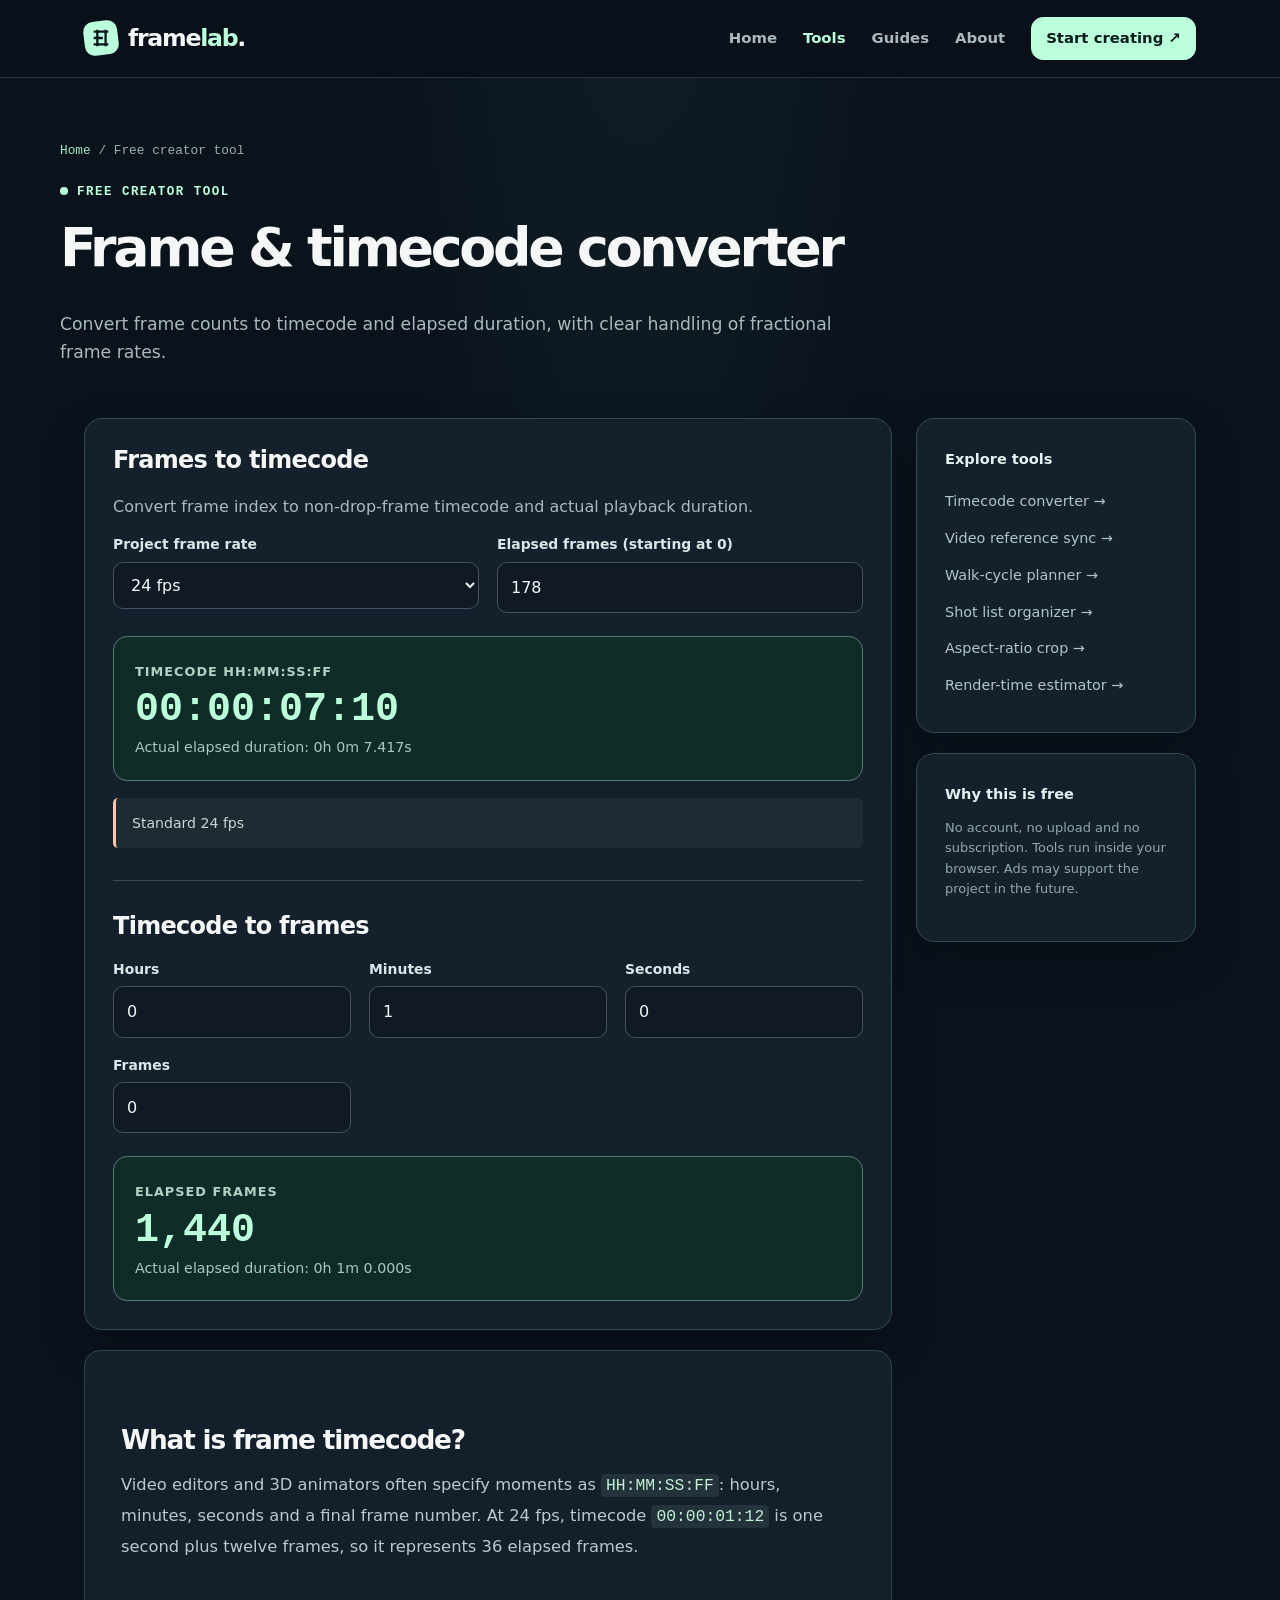
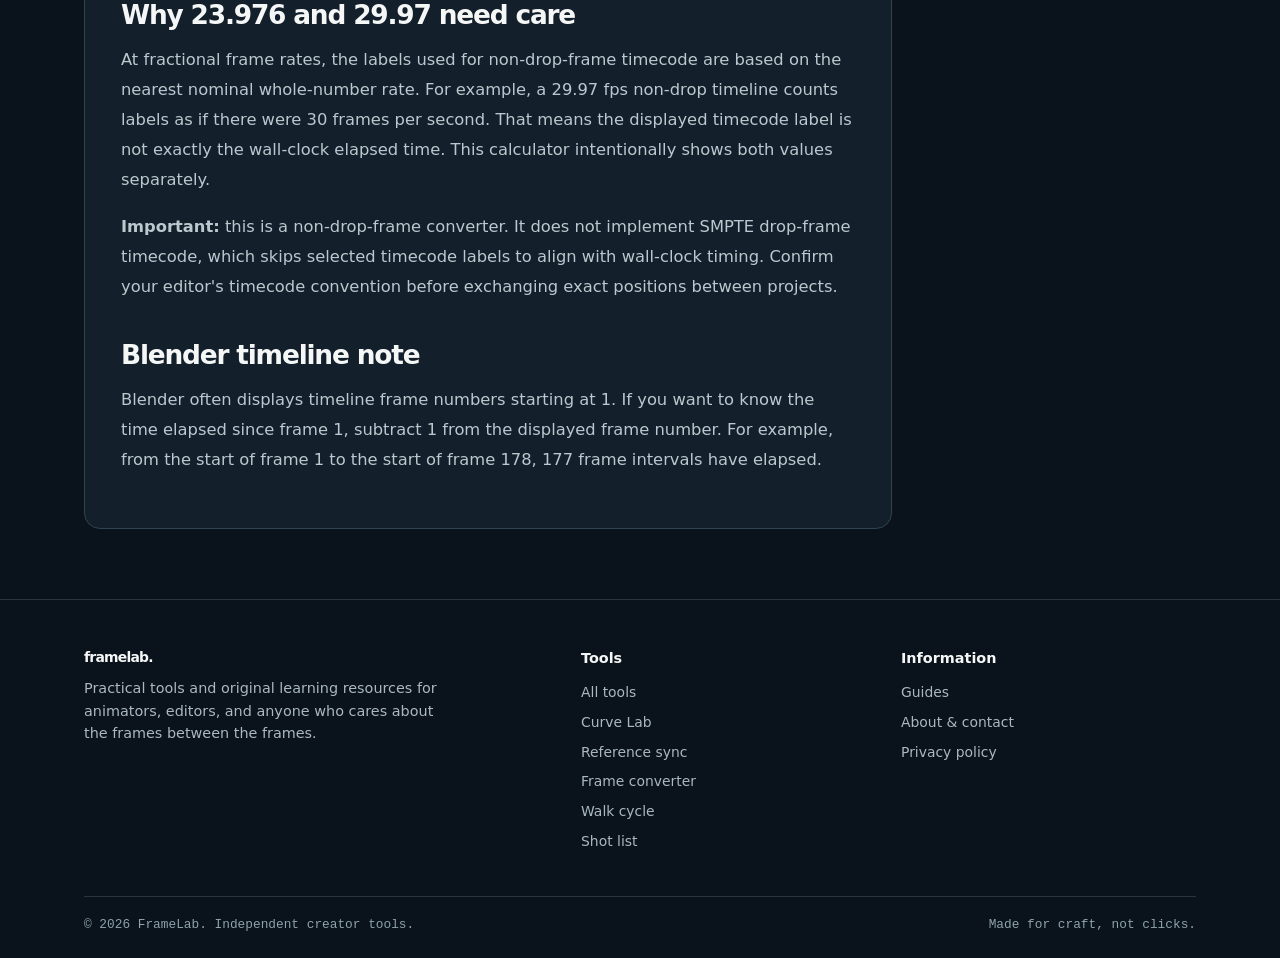
<file: tools/frame-calculator.html>
<!DOCTYPE html>

<html lang="en"><head><meta charset="utf-8"/><meta content="width=device-width,initial-scale=1" name="viewport"/><meta content="#0b111b" name="theme-color"/><meta content="Convert frame counts to timecode and elapsed duration, with clear handling of fractional frame rates." name="description"/><title>Frame &amp; timecode converter | FrameLab</title><link href="../assets/favicon.svg" rel="icon" type="image/svg+xml"/><link href="../assets/style.css" rel="stylesheet"/><script defer="" src="../assets/site-config.js"></script><script defer="" src="../assets/main.js"></script><link href="https://cheesecake26644.github.io/FrameLab/tools/frame-calculator.html" rel="canonical"/><meta content="website" property="og:type"/><meta content="FrameLab" property="og:site_name"/><meta content="https://cheesecake26644.github.io/FrameLab/tools/frame-calculator.html" property="og:url"/><meta content="Frame &amp; timecode converter | FrameLab" property="og:title"/><meta content="Convert frame counts to timecode and elapsed duration, with clear handling of fractional frame rates." property="og:description"/><meta content="https://cheesecake26644.github.io/FrameLab/assets/social-preview.svg" property="og:image"/><meta content="summary_large_image" name="twitter:card"/></head>
<body><a class="skip-link" href="#main">Skip to content</a><header class="site-header"><div class="container header-inner"><a aria-label="FrameLab home" class="logo" href="../index.html"><span class="logo-mark"><svg fill="none" height="22" stroke="currentColor" stroke-width="2.5" viewbox="0 0 24 24" width="22"><path d="M4 5h16M4 12h10M4 19h16M8 3v18M17 3v18"></path></svg></span><span>frame<span style="color:var(--mint)">lab</span>.</span></a><button aria-controls="nav-links" aria-expanded="false" aria-label="Toggle navigation" class="mobile-toggle" id="menu-toggle">Menu ☰</button><nav aria-label="Main navigation" class="nav-links" id="nav-links"><a href="../index.html">Home</a><a aria-current="page" href="../tools/index.html">Tools</a><a href="../guides/index.html">Guides</a><a href="../about.html">About</a><a class="nav-cta" href="../tools/walk-cycle.html">Start creating ↗</a></nav></div></header><main id="main"><div class="container page-hero"><div class="breadcrumbs"><a href="../index.html">Home</a> / Free creator tool</div><div class="eyebrow"><span class="dot"></span>Free creator tool</div><h1>Frame &amp; timecode converter</h1><p>Convert frame counts to timecode and elapsed duration, with clear handling of fractional frame rates.</p></div><div class="container tool-layout"><section><div class="panel"><div id="frame-tool"><h2>Frames to timecode</h2><p>Convert frame index to non-drop-frame timecode and actual playback duration.</p><div class="form-grid"><div class="form-field"><label for="frame-fps">Project frame rate</label><select id="frame-fps"><option value="23.976023976">23.976 fps</option><option selected="" value="24">24 fps</option><option value="25">25 fps</option><option value="29.97002997">29.97 fps</option><option value="30">30 fps</option><option value="50">50 fps</option><option value="59.94005994">59.94 fps</option><option value="60">60 fps</option></select></div><div class="form-field"><label for="frame-count">Elapsed frames (starting at 0)</label><input id="frame-count" max="999999999" min="0" step="1" type="number" value="178"/></div></div><div class="result"><span class="result-label">Timecode HH:MM:SS:FF</span><strong id="frame-tc">00:00:07:10</strong><p>Actual elapsed duration: <span id="frame-elapsed"></span></p></div><div class="info" id="fps-description"></div><hr style="border:0;border-top:1px solid var(--border);margin:32px 0"/><h2>Timecode to frames</h2><div class="form-grid cols3"><div class="form-field"><label for="tc-h">Hours</label><input id="tc-h" min="0" type="number" value="0"/></div><div class="form-field"><label for="tc-m">Minutes</label><input id="tc-m" max="59" min="0" type="number" value="1"/></div><div class="form-field"><label for="tc-s">Seconds</label><input id="tc-s" max="59" min="0" type="number" value="0"/></div><div class="form-field"><label for="tc-f">Frames</label><input id="tc-f" min="0" type="number" value="0"/></div></div><div class="result"><span class="result-label">Elapsed frames</span><strong id="tc-frames">1,440</strong><p>Actual elapsed duration: <span id="tc-elapsed"></span></p></div></div></div><section class="article-content article"><h2>What is frame timecode?</h2><p>Video editors and 3D animators often specify moments as <code>HH:MM:SS:FF</code>: hours, minutes, seconds and a final frame number. At 24 fps, timecode <code>00:00:01:12</code> is one second plus twelve frames, so it represents 36 elapsed frames.</p><h2>Why 23.976 and 29.97 need care</h2><p>At fractional frame rates, the labels used for non-drop-frame timecode are based on the nearest nominal whole-number rate. For example, a 29.97 fps non-drop timeline counts labels as if there were 30 frames per second. That means the displayed timecode label is not exactly the wall-clock elapsed time. This calculator intentionally shows both values separately.</p><p><strong>Important:</strong> this is a non-drop-frame converter. It does not implement SMPTE drop-frame timecode, which skips selected timecode labels to align with wall-clock timing. Confirm your editor's timecode convention before exchanging exact positions between projects.</p><h2>Blender timeline note</h2><p>Blender often displays timeline frame numbers starting at 1. If you want to know the time elapsed since frame 1, subtract 1 from the displayed frame number. For example, from the start of frame 1 to the start of frame 178, 177 frame intervals have elapsed.</p></section></section><aside class="sidebar-sticky"><div class="panel"><div class="aside-title">Explore tools</div><a class="aside-link" href="../tools/frame-calculator.html">Timecode converter →</a><a class="aside-link" href="../tools/reference-sync.html">Video reference sync →</a><a class="aside-link" href="../tools/walk-cycle.html">Walk-cycle planner →</a><a class="aside-link" href="../tools/shot-list.html">Shot list organizer →</a><a class="aside-link" href="../tools/aspect-ratio.html">Aspect-ratio crop →</a><a class="aside-link" href="../tools/render-estimator.html">Render-time estimator →</a><div class="ad-placeholder" data-ad-slot="sidebar" hidden=""><div>Advertisement space<br/><span class="micro">Inactive until approved</span></div></div></div><div class="panel"><div class="aside-title">Why this is free</div><p class="micro">No account, no upload and no subscription. Tools run inside your browser. Ads may support the project in the future.</p></div></aside></div></main>
<footer class="site-footer"><div class="container"><div class="footer-inner"><div><a class="logo" href="../index.html"><span>framelab.</span></a><p>Practical tools and original learning resources for animators, editors, and anyone who cares about the frames between the frames.</p></div><div><h4>Tools</h4><a href="../tools/index.html">All tools</a><a href="../tools/easing-lab.html">Curve Lab</a><a href="../tools/reference-sync.html">Reference sync</a><a href="../tools/frame-calculator.html">Frame converter</a><a href="../tools/walk-cycle.html">Walk cycle</a><a href="../tools/shot-list.html">Shot list</a></div><div><h4>Information</h4><a href="../guides/index.html">Guides</a><a href="../about.html">About &amp; contact</a><a href="../privacy.html">Privacy policy</a></div></div><div class="footer-bottom"><span>© 2026 FrameLab. Independent creator tools.</span><span>Made for craft, not clicks.</span></div></div></footer></body></html>
</file>
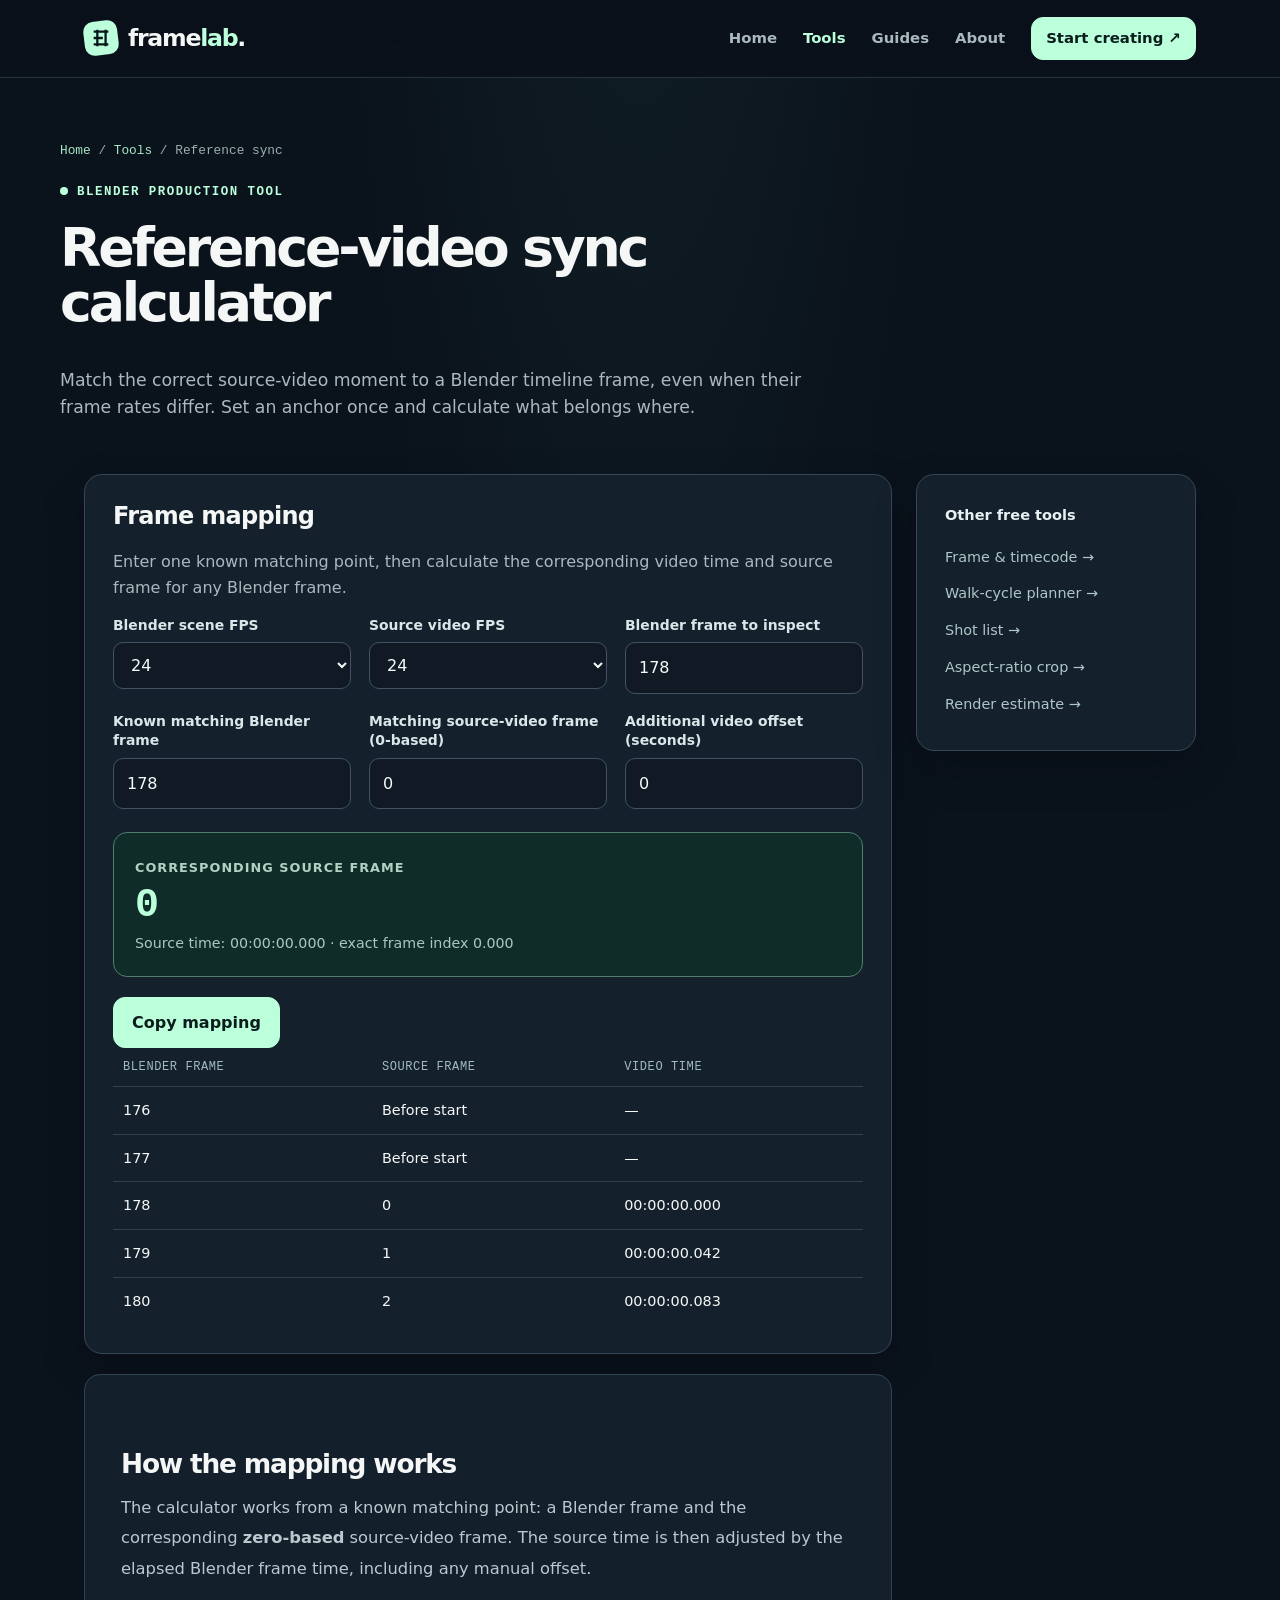
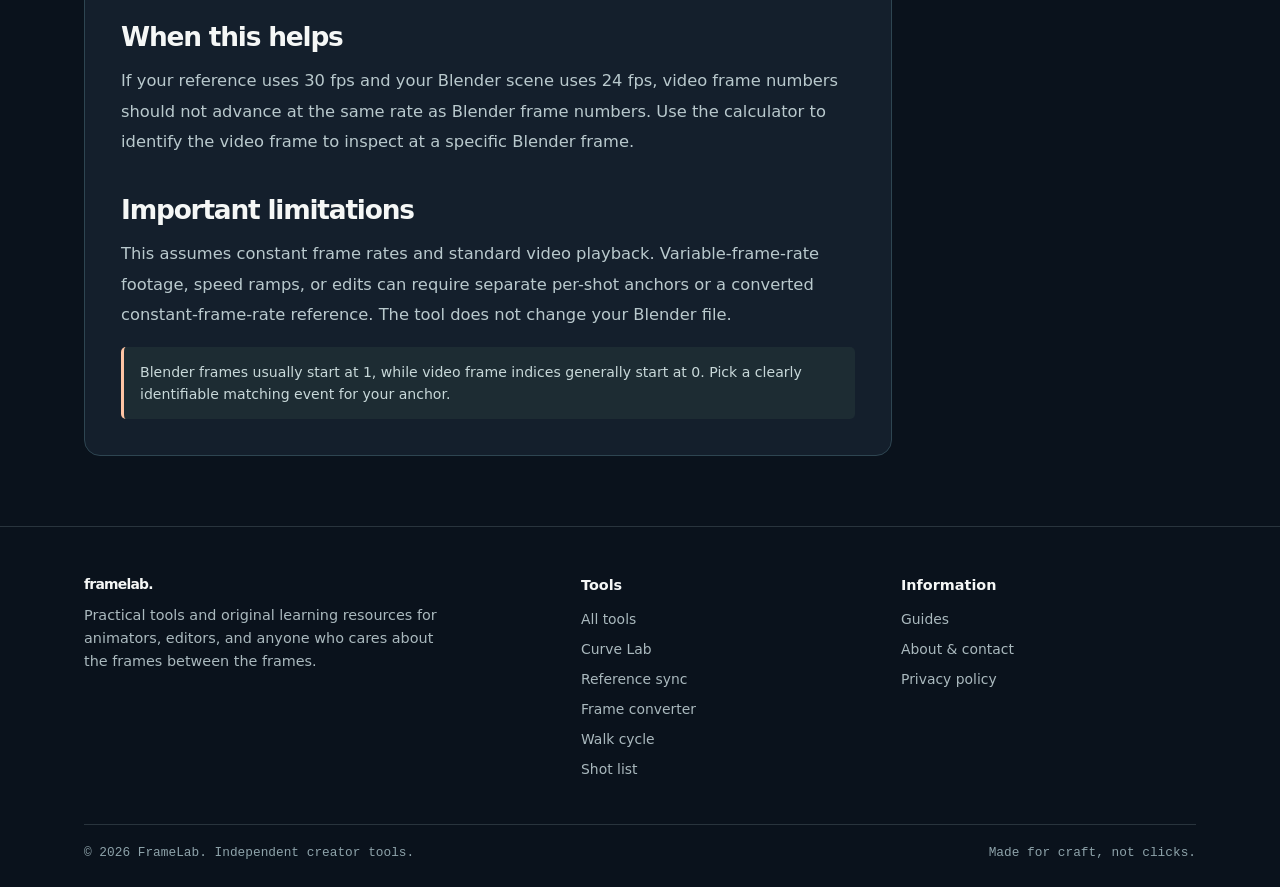
<file: tools/reference-sync.html>
<!DOCTYPE html>

<html lang="en"><head><meta charset="utf-8"/><meta content="width=device-width,initial-scale=1" name="viewport"/><meta content="#0b111b" name="theme-color"/><meta content="Match reference-video timestamps to Blender timeline frames with exact frame rates and offset anchors." name="description"/><title>Reference video frame sync calculator | FrameLab</title><link href="../assets/favicon.svg" rel="icon" type="image/svg+xml"/><link href="../assets/style.css" rel="stylesheet"/><script defer="" src="../assets/site-config.js"></script><script defer="" src="../assets/main.js"></script><link href="https://cheesecake26644.github.io/FrameLab/tools/reference-sync.html" rel="canonical"/><meta content="website" property="og:type"/><meta content="FrameLab" property="og:site_name"/><meta content="https://cheesecake26644.github.io/FrameLab/tools/reference-sync.html" property="og:url"/><meta content="Reference video frame sync calculator | FrameLab" property="og:title"/><meta content="Match reference-video timestamps to Blender timeline frames with exact frame rates and offset anchors." property="og:description"/><meta content="https://cheesecake26644.github.io/FrameLab/assets/social-preview.svg" property="og:image"/><meta content="summary_large_image" name="twitter:card"/></head>
<body><a class="skip-link" href="#main">Skip to content</a><header class="site-header"><div class="container header-inner"><a aria-label="FrameLab home" class="logo" href="../index.html"><span class="logo-mark"><svg fill="none" height="22" stroke="currentColor" stroke-width="2.5" viewbox="0 0 24 24" width="22"><path d="M4 5h16M4 12h10M4 19h16M8 3v18M17 3v18"></path></svg></span><span>frame<span style="color:var(--mint)">lab</span>.</span></a><button aria-controls="nav-links" aria-expanded="false" aria-label="Toggle navigation" class="mobile-toggle" id="menu-toggle">Menu ☰</button><nav aria-label="Main navigation" class="nav-links" id="nav-links"><a href="../index.html">Home</a><a aria-current="page" href="../tools/index.html">Tools</a><a href="../guides/index.html">Guides</a><a href="../about.html">About</a><a class="nav-cta" href="../tools/walk-cycle.html">Start creating ↗</a></nav></div></header><main id="main"><div class="container page-hero"><div class="breadcrumbs"><a href="../index.html">Home</a> / <a href="index.html">Tools</a> / Reference sync</div><div class="eyebrow"><span class="dot"></span>Blender production tool</div><h1>Reference-video sync calculator</h1><p>Match the correct source-video moment to a Blender timeline frame, even when their frame rates differ. Set an anchor once and calculate what belongs where.</p></div><div class="container tool-layout"><section><div class="panel" id="sync-tool"><h2>Frame mapping</h2><p>Enter one known matching point, then calculate the corresponding video time and source frame for any Blender frame.</p><div class="form-grid cols3"><div class="form-field"><label for="sync-scene-fps">Blender scene FPS</label><select id="sync-scene-fps"><option value="23.976023976">23.976 (24000/1001)</option><option selected="" value="24">24</option><option value="25">25</option><option value="29.97002997">29.97 (30000/1001)</option><option value="30">30</option><option value="50">50</option><option value="59.94005994">59.94 (60000/1001)</option><option value="60">60</option></select></div><div class="form-field"><label for="sync-video-fps">Source video FPS</label><select id="sync-video-fps"><option value="23.976023976">23.976</option><option selected="" value="24">24</option><option value="25">25</option><option value="29.97002997">29.97</option><option value="30">30</option><option value="50">50</option><option value="59.94005994">59.94</option><option value="60">60</option></select></div><div class="form-field"><label for="sync-query">Blender frame to inspect</label><input id="sync-query" min="0" step="1" type="number" value="178"/></div><div class="form-field"><label for="sync-anchor-frame">Known matching Blender frame</label><input id="sync-anchor-frame" min="0" step="1" type="number" value="178"/></div><div class="form-field"><label for="sync-anchor-source">Matching source-video frame (0-based)</label><input id="sync-anchor-source" min="0" step="1" type="number" value="0"/></div><div class="form-field"><label for="sync-offset">Additional video offset (seconds)</label><input id="sync-offset" step="0.001" type="number" value="0"/></div></div><div aria-live="polite" class="result"><span class="result-label">Corresponding source frame</span><strong id="sync-frame-result">0</strong><p id="sync-time-result">Source time: 00:00:00.000</p></div><div class="form-actions"><button class="button" id="sync-copy" type="button">Copy mapping</button><span class="copy-feedback" id="sync-message" role="status"></span></div><div class="table-scroll"><table class="data-table"><thead><tr><th>Blender frame</th><th>Source frame</th><th>Video time</th></tr></thead><tbody id="sync-nearby"></tbody></table></div></div><section class="article-content article"><h2>How the mapping works</h2><p>The calculator works from a known matching point: a Blender frame and the corresponding <strong>zero-based</strong> source-video frame. The source time is then adjusted by the elapsed Blender frame time, including any manual offset.</p><h2>When this helps</h2><p>If your reference uses 30 fps and your Blender scene uses 24 fps, video frame numbers should not advance at the same rate as Blender frame numbers. Use the calculator to identify the video frame to inspect at a specific Blender frame.</p><h2>Important limitations</h2><p>This assumes constant frame rates and standard video playback. Variable-frame-rate footage, speed ramps, or edits can require separate per-shot anchors or a converted constant-frame-rate reference. The tool does not change your Blender file.</p><div class="info">Blender frames usually start at 1, while video frame indices generally start at 0. Pick a clearly identifiable matching event for your anchor.</div></section></section><aside class="sidebar-sticky"><div class="panel"><div class="aside-title">Other free tools</div><a class="aside-link" href="frame-calculator.html">Frame &amp; timecode →</a><a class="aside-link" href="walk-cycle.html">Walk-cycle planner →</a><a class="aside-link" href="shot-list.html">Shot list →</a><a class="aside-link" href="aspect-ratio.html">Aspect-ratio crop →</a><a class="aside-link" href="render-estimator.html">Render estimate →</a></div></aside></div></main><footer class="site-footer"><div class="container"><div class="footer-inner"><div><a class="logo" href="../index.html"><span>framelab.</span></a><p>Practical tools and original learning resources for animators, editors, and anyone who cares about the frames between the frames.</p></div><div><h4>Tools</h4><a href="../tools/index.html">All tools</a><a href="../tools/easing-lab.html">Curve Lab</a><a href="../tools/reference-sync.html">Reference sync</a><a href="../tools/frame-calculator.html">Frame converter</a><a href="../tools/walk-cycle.html">Walk cycle</a><a href="../tools/shot-list.html">Shot list</a></div><div><h4>Information</h4><a href="../guides/index.html">Guides</a><a href="../about.html">About &amp; contact</a><a href="../privacy.html">Privacy policy</a></div></div><div class="footer-bottom"><span>© 2026 FrameLab. Independent creator tools.</span><span>Made for craft, not clicks.</span></div></div></footer></body></html>
</file>
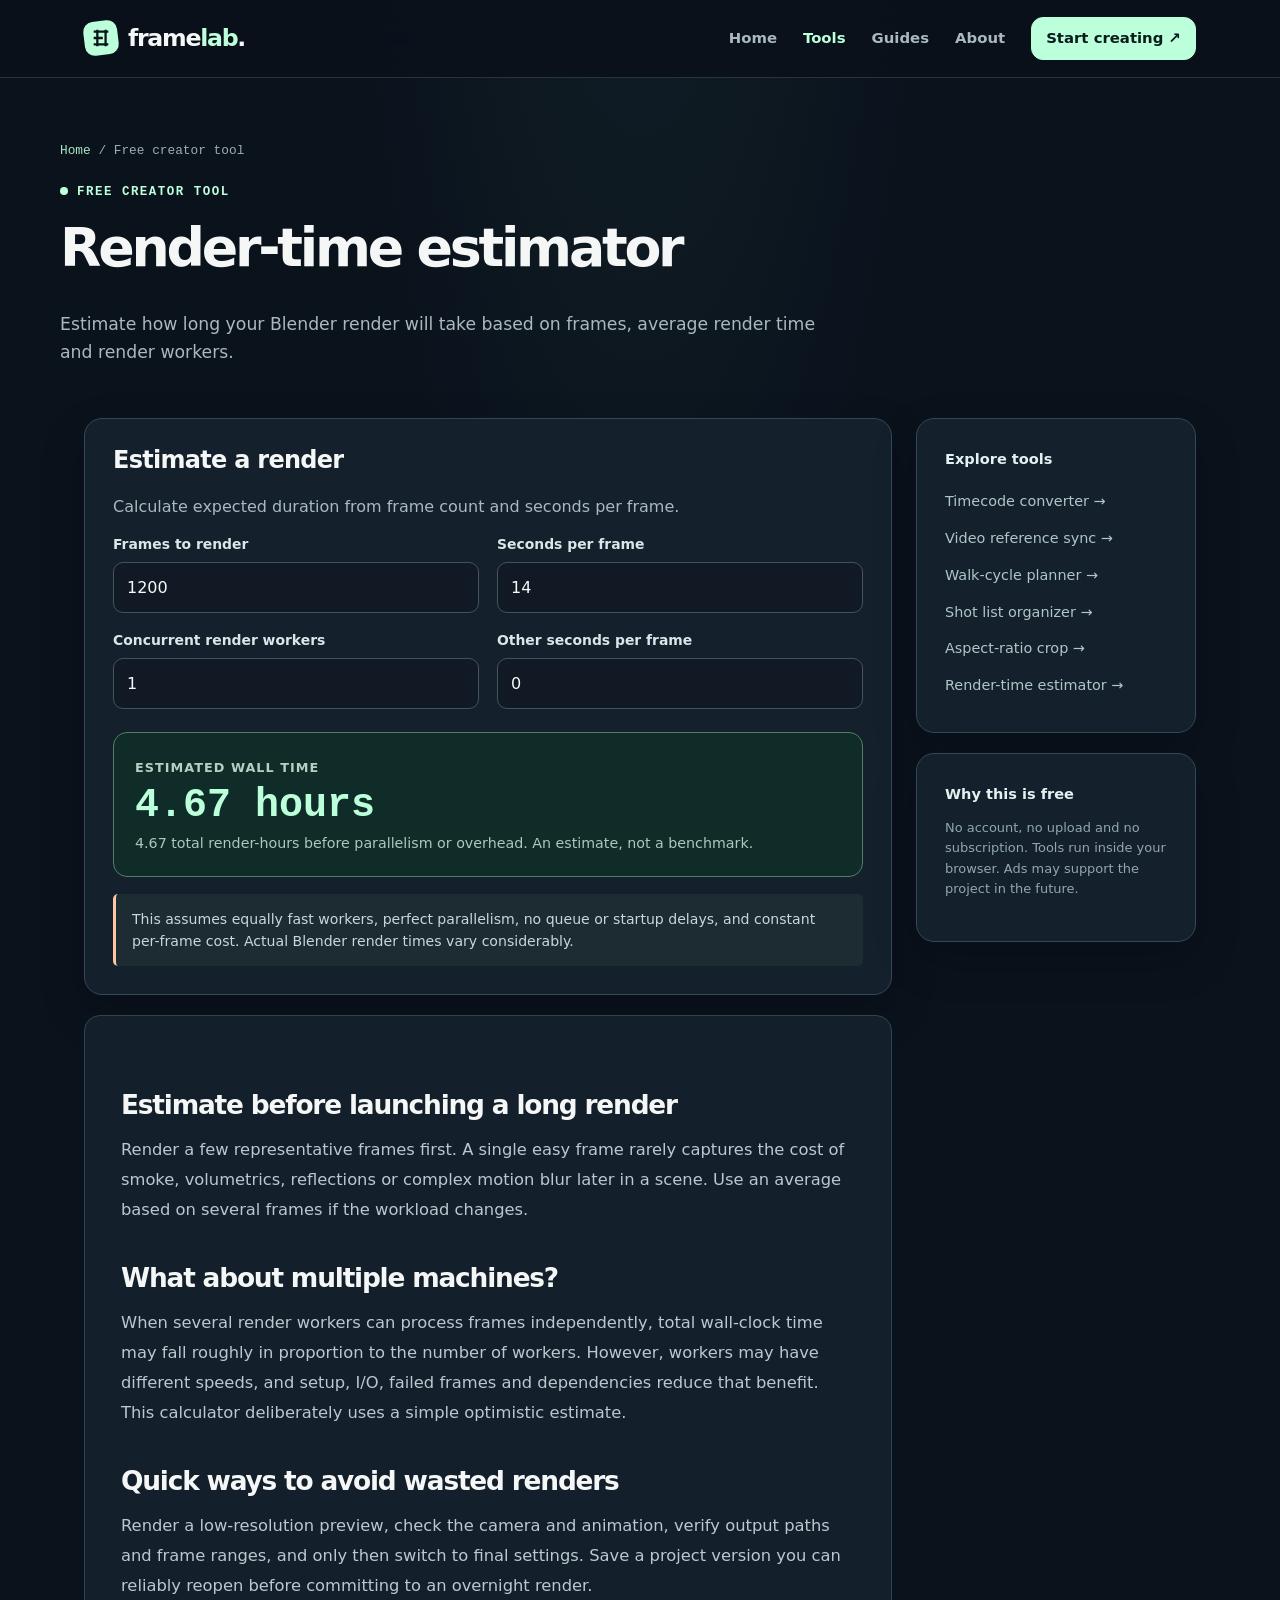
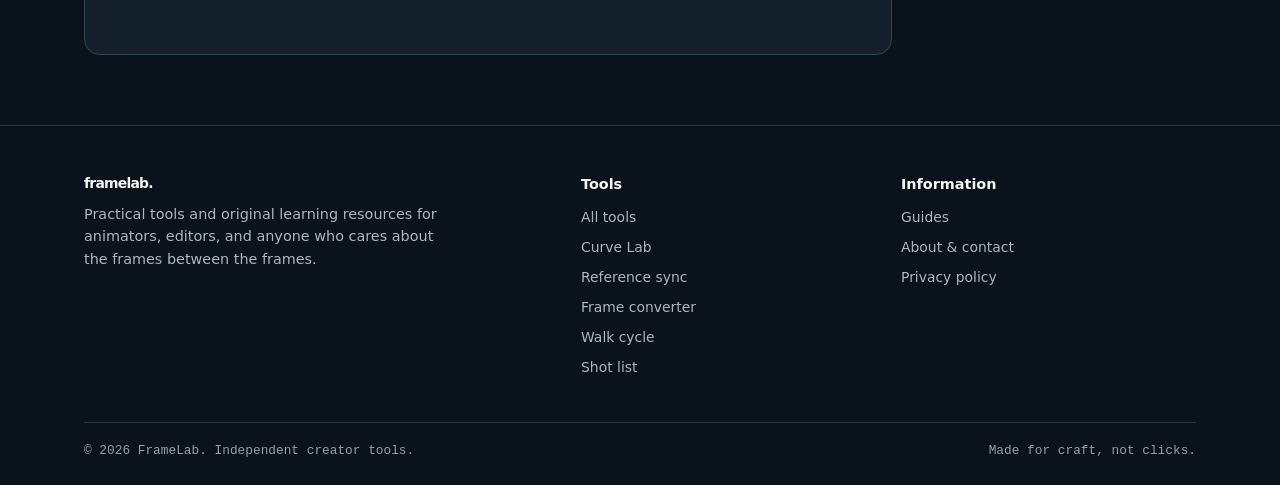
<file: tools/render-estimator.html>
<!DOCTYPE html>

<html lang="en"><head><meta charset="utf-8"/><meta content="width=device-width,initial-scale=1" name="viewport"/><meta content="#0b111b" name="theme-color"/><meta content="Estimate how long your Blender render will take based on frames, average render time and render workers." name="description"/><title>Render-time estimator | FrameLab</title><link href="../assets/favicon.svg" rel="icon" type="image/svg+xml"/><link href="../assets/style.css" rel="stylesheet"/><script defer="" src="../assets/site-config.js"></script><script defer="" src="../assets/main.js"></script><link href="https://cheesecake26644.github.io/FrameLab/tools/render-estimator.html" rel="canonical"/><meta content="website" property="og:type"/><meta content="FrameLab" property="og:site_name"/><meta content="https://cheesecake26644.github.io/FrameLab/tools/render-estimator.html" property="og:url"/><meta content="Render-time estimator | FrameLab" property="og:title"/><meta content="Estimate how long your Blender render will take based on frames, average render time and render workers." property="og:description"/><meta content="https://cheesecake26644.github.io/FrameLab/assets/social-preview.svg" property="og:image"/><meta content="summary_large_image" name="twitter:card"/></head>
<body><a class="skip-link" href="#main">Skip to content</a><header class="site-header"><div class="container header-inner"><a aria-label="FrameLab home" class="logo" href="../index.html"><span class="logo-mark"><svg fill="none" height="22" stroke="currentColor" stroke-width="2.5" viewbox="0 0 24 24" width="22"><path d="M4 5h16M4 12h10M4 19h16M8 3v18M17 3v18"></path></svg></span><span>frame<span style="color:var(--mint)">lab</span>.</span></a><button aria-controls="nav-links" aria-expanded="false" aria-label="Toggle navigation" class="mobile-toggle" id="menu-toggle">Menu ☰</button><nav aria-label="Main navigation" class="nav-links" id="nav-links"><a href="../index.html">Home</a><a aria-current="page" href="../tools/index.html">Tools</a><a href="../guides/index.html">Guides</a><a href="../about.html">About</a><a class="nav-cta" href="../tools/walk-cycle.html">Start creating ↗</a></nav></div></header><main id="main"><div class="container page-hero"><div class="breadcrumbs"><a href="../index.html">Home</a> / Free creator tool</div><div class="eyebrow"><span class="dot"></span>Free creator tool</div><h1>Render-time estimator</h1><p>Estimate how long your Blender render will take based on frames, average render time and render workers.</p></div><div class="container tool-layout"><section><div class="panel"><div id="render-estimator"><h2>Estimate a render</h2><p>Calculate expected duration from frame count and seconds per frame.</p><div class="form-grid"><div class="form-field"><label for="render-frames">Frames to render</label><input id="render-frames" max="1000000" min="0" type="number" value="1200"/></div><div class="form-field"><label for="render-seconds">Seconds per frame</label><input id="render-seconds" max="100000" min="0" step="0.1" type="number" value="14"/></div><div class="form-field"><label for="render-workers">Concurrent render workers</label><input id="render-workers" max="1000" min="1" type="number" value="1"/></div><div class="form-field"><label for="render-overhead">Other seconds per frame</label><input id="render-overhead" max="1000" min="0" step="0.1" type="number" value="0"/></div></div><div class="result"><span class="result-label">Estimated wall time</span><strong id="render-result">4.7 hours</strong><p id="render-detail"></p></div><div class="info">This assumes equally fast workers, perfect parallelism, no queue or startup delays, and constant per-frame cost. Actual Blender render times vary considerably.</div></div></div><section class="article-content article"><h2>Estimate before launching a long render</h2><p>Render a few representative frames first. A single easy frame rarely captures the cost of smoke, volumetrics, reflections or complex motion blur later in a scene. Use an average based on several frames if the workload changes.</p><h2>What about multiple machines?</h2><p>When several render workers can process frames independently, total wall-clock time may fall roughly in proportion to the number of workers. However, workers may have different speeds, and setup, I/O, failed frames and dependencies reduce that benefit. This calculator deliberately uses a simple optimistic estimate.</p><h2>Quick ways to avoid wasted renders</h2><p>Render a low-resolution preview, check the camera and animation, verify output paths and frame ranges, and only then switch to final settings. Save a project version you can reliably reopen before committing to an overnight render.</p></section></section><aside class="sidebar-sticky"><div class="panel"><div class="aside-title">Explore tools</div><a class="aside-link" href="../tools/frame-calculator.html">Timecode converter →</a><a class="aside-link" href="../tools/reference-sync.html">Video reference sync →</a><a class="aside-link" href="../tools/walk-cycle.html">Walk-cycle planner →</a><a class="aside-link" href="../tools/shot-list.html">Shot list organizer →</a><a class="aside-link" href="../tools/aspect-ratio.html">Aspect-ratio crop →</a><a class="aside-link" href="../tools/render-estimator.html">Render-time estimator →</a><div class="ad-placeholder" data-ad-slot="sidebar" hidden=""><div>Advertisement space<br/><span class="micro">Inactive until approved</span></div></div></div><div class="panel"><div class="aside-title">Why this is free</div><p class="micro">No account, no upload and no subscription. Tools run inside your browser. Ads may support the project in the future.</p></div></aside></div></main>
<footer class="site-footer"><div class="container"><div class="footer-inner"><div><a class="logo" href="../index.html"><span>framelab.</span></a><p>Practical tools and original learning resources for animators, editors, and anyone who cares about the frames between the frames.</p></div><div><h4>Tools</h4><a href="../tools/index.html">All tools</a><a href="../tools/easing-lab.html">Curve Lab</a><a href="../tools/reference-sync.html">Reference sync</a><a href="../tools/frame-calculator.html">Frame converter</a><a href="../tools/walk-cycle.html">Walk cycle</a><a href="../tools/shot-list.html">Shot list</a></div><div><h4>Information</h4><a href="../guides/index.html">Guides</a><a href="../about.html">About &amp; contact</a><a href="../privacy.html">Privacy policy</a></div></div><div class="footer-bottom"><span>© 2026 FrameLab. Independent creator tools.</span><span>Made for craft, not clicks.</span></div></div></footer></body></html>
</file>
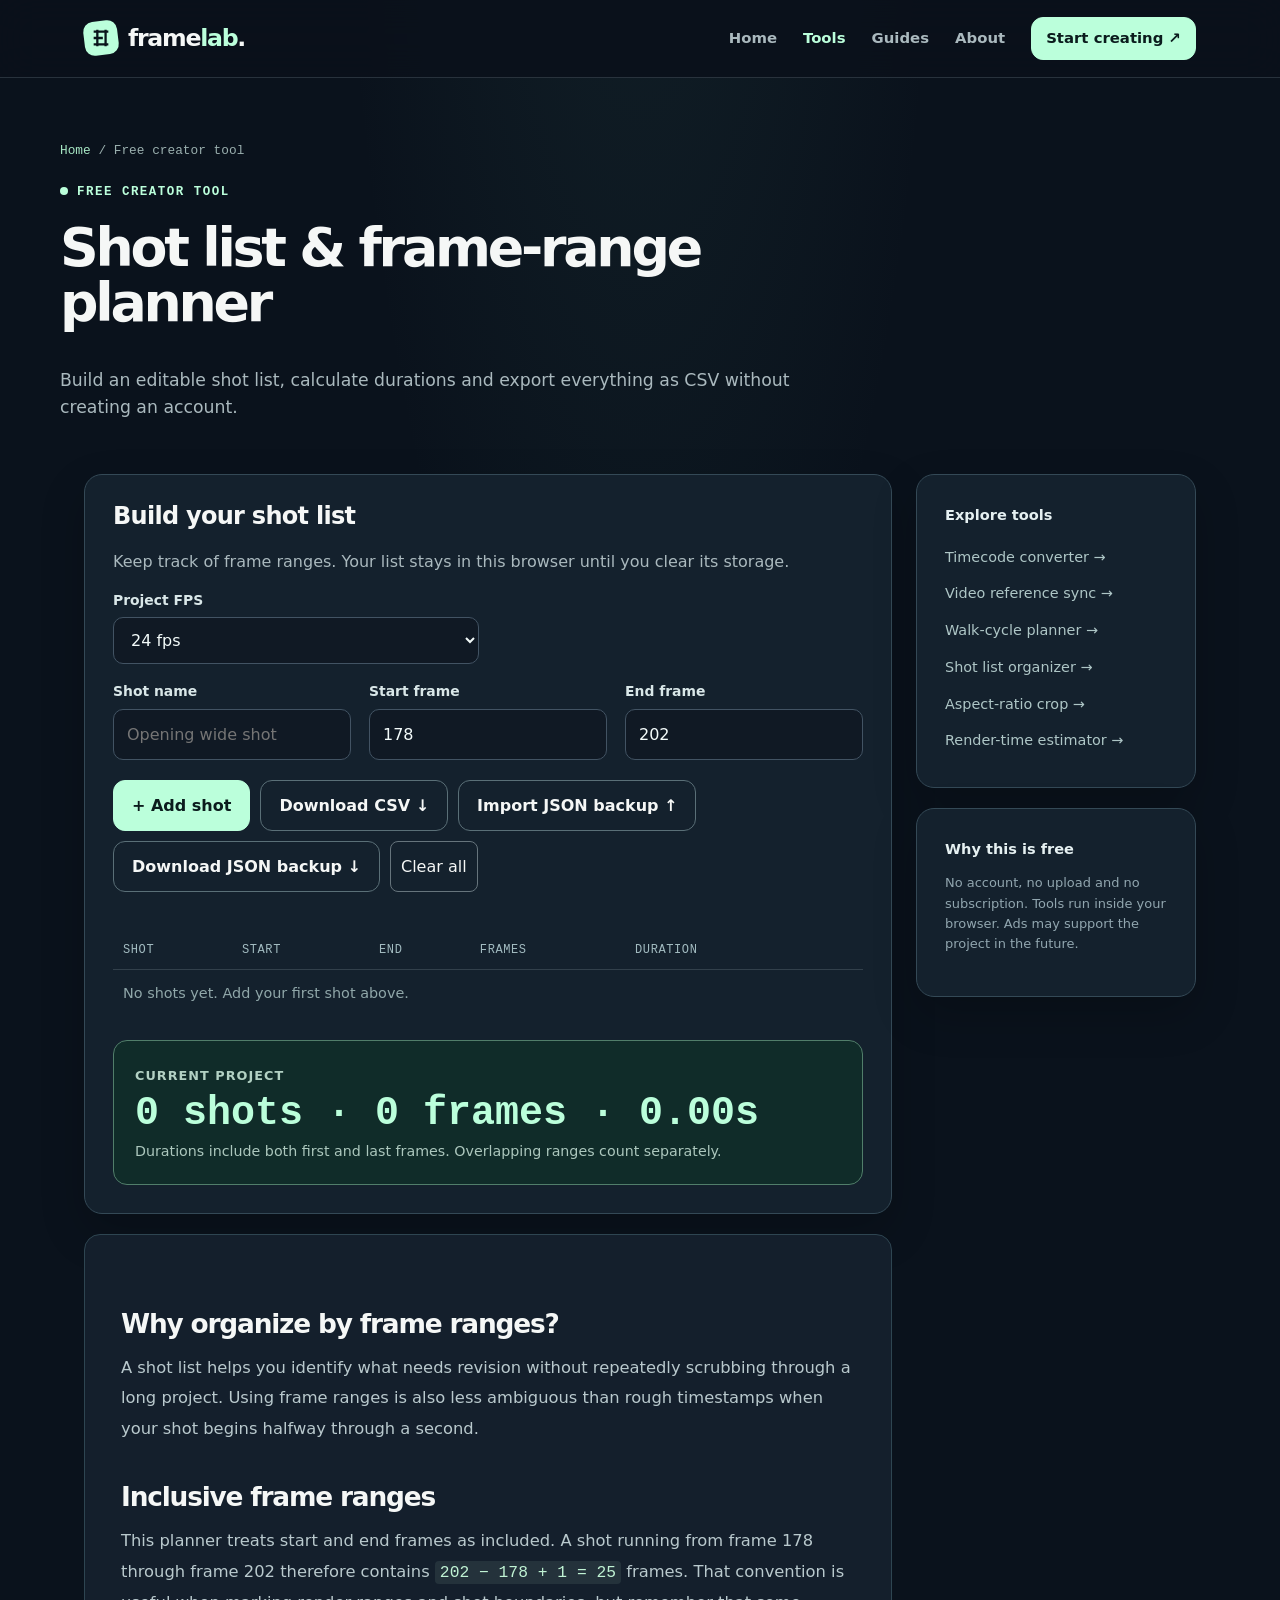
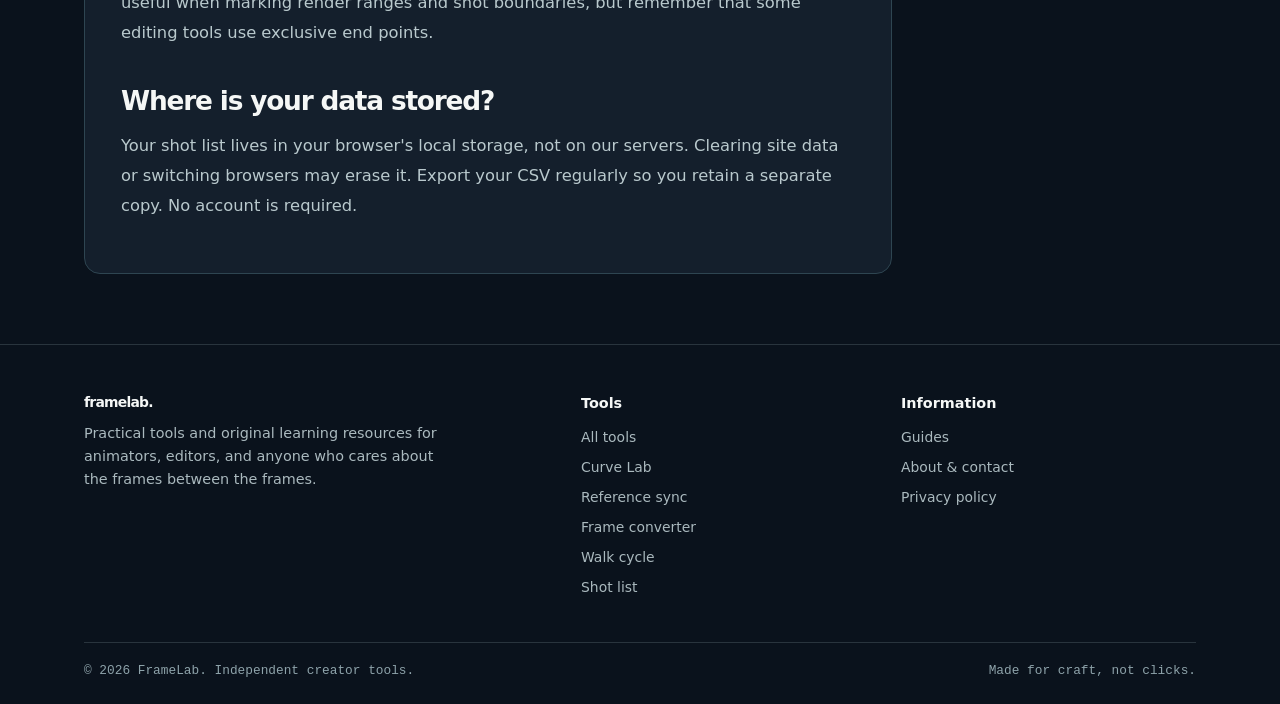
<file: tools/shot-list.html>
<!DOCTYPE html>

<html lang="en"><head><meta charset="utf-8"/><meta content="width=device-width,initial-scale=1" name="viewport"/><meta content="#0b111b" name="theme-color"/><meta content="Build an editable shot list, calculate durations and export everything as CSV without creating an account." name="description"/><title>Shot list &amp; frame-range planner | FrameLab</title><link href="../assets/favicon.svg" rel="icon" type="image/svg+xml"/><link href="../assets/style.css" rel="stylesheet"/><script defer="" src="../assets/site-config.js"></script><script defer="" src="../assets/main.js"></script><link href="https://cheesecake26644.github.io/FrameLab/tools/shot-list.html" rel="canonical"/><meta content="website" property="og:type"/><meta content="FrameLab" property="og:site_name"/><meta content="https://cheesecake26644.github.io/FrameLab/tools/shot-list.html" property="og:url"/><meta content="Shot list &amp; frame-range planner | FrameLab" property="og:title"/><meta content="Build an editable shot list, calculate durations and export everything as CSV without creating an account." property="og:description"/><meta content="https://cheesecake26644.github.io/FrameLab/assets/social-preview.svg" property="og:image"/><meta content="summary_large_image" name="twitter:card"/></head>
<body><a class="skip-link" href="#main">Skip to content</a><header class="site-header"><div class="container header-inner"><a aria-label="FrameLab home" class="logo" href="../index.html"><span class="logo-mark"><svg fill="none" height="22" stroke="currentColor" stroke-width="2.5" viewbox="0 0 24 24" width="22"><path d="M4 5h16M4 12h10M4 19h16M8 3v18M17 3v18"></path></svg></span><span>frame<span style="color:var(--mint)">lab</span>.</span></a><button aria-controls="nav-links" aria-expanded="false" aria-label="Toggle navigation" class="mobile-toggle" id="menu-toggle">Menu ☰</button><nav aria-label="Main navigation" class="nav-links" id="nav-links"><a href="../index.html">Home</a><a aria-current="page" href="../tools/index.html">Tools</a><a href="../guides/index.html">Guides</a><a href="../about.html">About</a><a class="nav-cta" href="../tools/walk-cycle.html">Start creating ↗</a></nav></div></header><main id="main"><div class="container page-hero"><div class="breadcrumbs"><a href="../index.html">Home</a> / Free creator tool</div><div class="eyebrow"><span class="dot"></span>Free creator tool</div><h1>Shot list &amp; frame-range planner</h1><p>Build an editable shot list, calculate durations and export everything as CSV without creating an account.</p></div><div class="container tool-layout"><section><div class="panel"><div id="shot-planner"><h2>Build your shot list</h2><p>Keep track of frame ranges. Your list stays in this browser until you clear its storage.</p><div class="form-grid"><div class="form-field"><label for="shots-fps">Project FPS</label><select id="shots-fps"><option value="23.976">23.976 fps</option><option selected="" value="24">24 fps</option><option value="25">25 fps</option><option value="30">30 fps</option><option value="60">60 fps</option></select></div></div><form id="shots-form" style="margin-top:18px"><div class="form-grid cols3"><div class="form-field"><label for="shot-name">Shot name</label><input id="shot-name" maxlength="90" placeholder="Opening wide shot" required=""/></div><div class="form-field"><label for="shot-start">Start frame</label><input id="shot-start" max="9999999" min="0" required="" type="number" value="178"/></div><div class="form-field"><label for="shot-end">End frame</label><input id="shot-end" max="9999999" min="0" required="" type="number" value="202"/></div></div><div class="form-actions"><button class="button" type="submit">+ Add shot</button><button class="button secondary" id="shots-export" type="button">Download CSV ↓</button><button class="button secondary" id="shots-import-json" type="button">Import JSON backup ↑</button><button class="button secondary" id="shots-export-json" type="button">Download JSON backup ↓</button><button class="tiny-button" hidden="" id="shots-cancel" type="button">Cancel edit</button><button class="tiny-button danger" id="shots-clear" type="button">Clear all</button><input accept="application/json,.json" hidden="" id="shots-file" type="file"/></div><p class="copy-feedback" id="shots-message" role="status"></p></form><div class="table-scroll"><table class="data-table"><thead><tr><th>Shot</th><th>Start</th><th>End</th><th>Frames</th><th>Duration</th><th></th></tr></thead><tbody id="shots-output"></tbody></table></div><div class="result"><span class="result-label">Current project</span><strong id="shots-total">0 shots</strong><p>Durations include both first and last frames. Overlapping ranges count separately.</p></div></div></div><section class="article-content article"><h2>Why organize by frame ranges?</h2><p>A shot list helps you identify what needs revision without repeatedly scrubbing through a long project. Using frame ranges is also less ambiguous than rough timestamps when your shot begins halfway through a second.</p><h2>Inclusive frame ranges</h2><p>This planner treats start and end frames as included. A shot running from frame 178 through frame 202 therefore contains <code>202 − 178 + 1 = 25</code> frames. That convention is useful when marking render ranges and shot boundaries, but remember that some editing tools use exclusive end points.</p><h2>Where is your data stored?</h2><p>Your shot list lives in your browser's local storage, not on our servers. Clearing site data or switching browsers may erase it. Export your CSV regularly so you retain a separate copy. No account is required.</p></section></section><aside class="sidebar-sticky"><div class="panel"><div class="aside-title">Explore tools</div><a class="aside-link" href="../tools/frame-calculator.html">Timecode converter →</a><a class="aside-link" href="../tools/reference-sync.html">Video reference sync →</a><a class="aside-link" href="../tools/walk-cycle.html">Walk-cycle planner →</a><a class="aside-link" href="../tools/shot-list.html">Shot list organizer →</a><a class="aside-link" href="../tools/aspect-ratio.html">Aspect-ratio crop →</a><a class="aside-link" href="../tools/render-estimator.html">Render-time estimator →</a><div class="ad-placeholder" data-ad-slot="sidebar" hidden=""><div>Advertisement space<br/><span class="micro">Inactive until approved</span></div></div></div><div class="panel"><div class="aside-title">Why this is free</div><p class="micro">No account, no upload and no subscription. Tools run inside your browser. Ads may support the project in the future.</p></div></aside></div></main>
<footer class="site-footer"><div class="container"><div class="footer-inner"><div><a class="logo" href="../index.html"><span>framelab.</span></a><p>Practical tools and original learning resources for animators, editors, and anyone who cares about the frames between the frames.</p></div><div><h4>Tools</h4><a href="../tools/index.html">All tools</a><a href="../tools/easing-lab.html">Curve Lab</a><a href="../tools/reference-sync.html">Reference sync</a><a href="../tools/frame-calculator.html">Frame converter</a><a href="../tools/walk-cycle.html">Walk cycle</a><a href="../tools/shot-list.html">Shot list</a></div><div><h4>Information</h4><a href="../guides/index.html">Guides</a><a href="../about.html">About &amp; contact</a><a href="../privacy.html">Privacy policy</a></div></div><div class="footer-bottom"><span>© 2026 FrameLab. Independent creator tools.</span><span>Made for craft, not clicks.</span></div></div></footer></body></html>
</file>
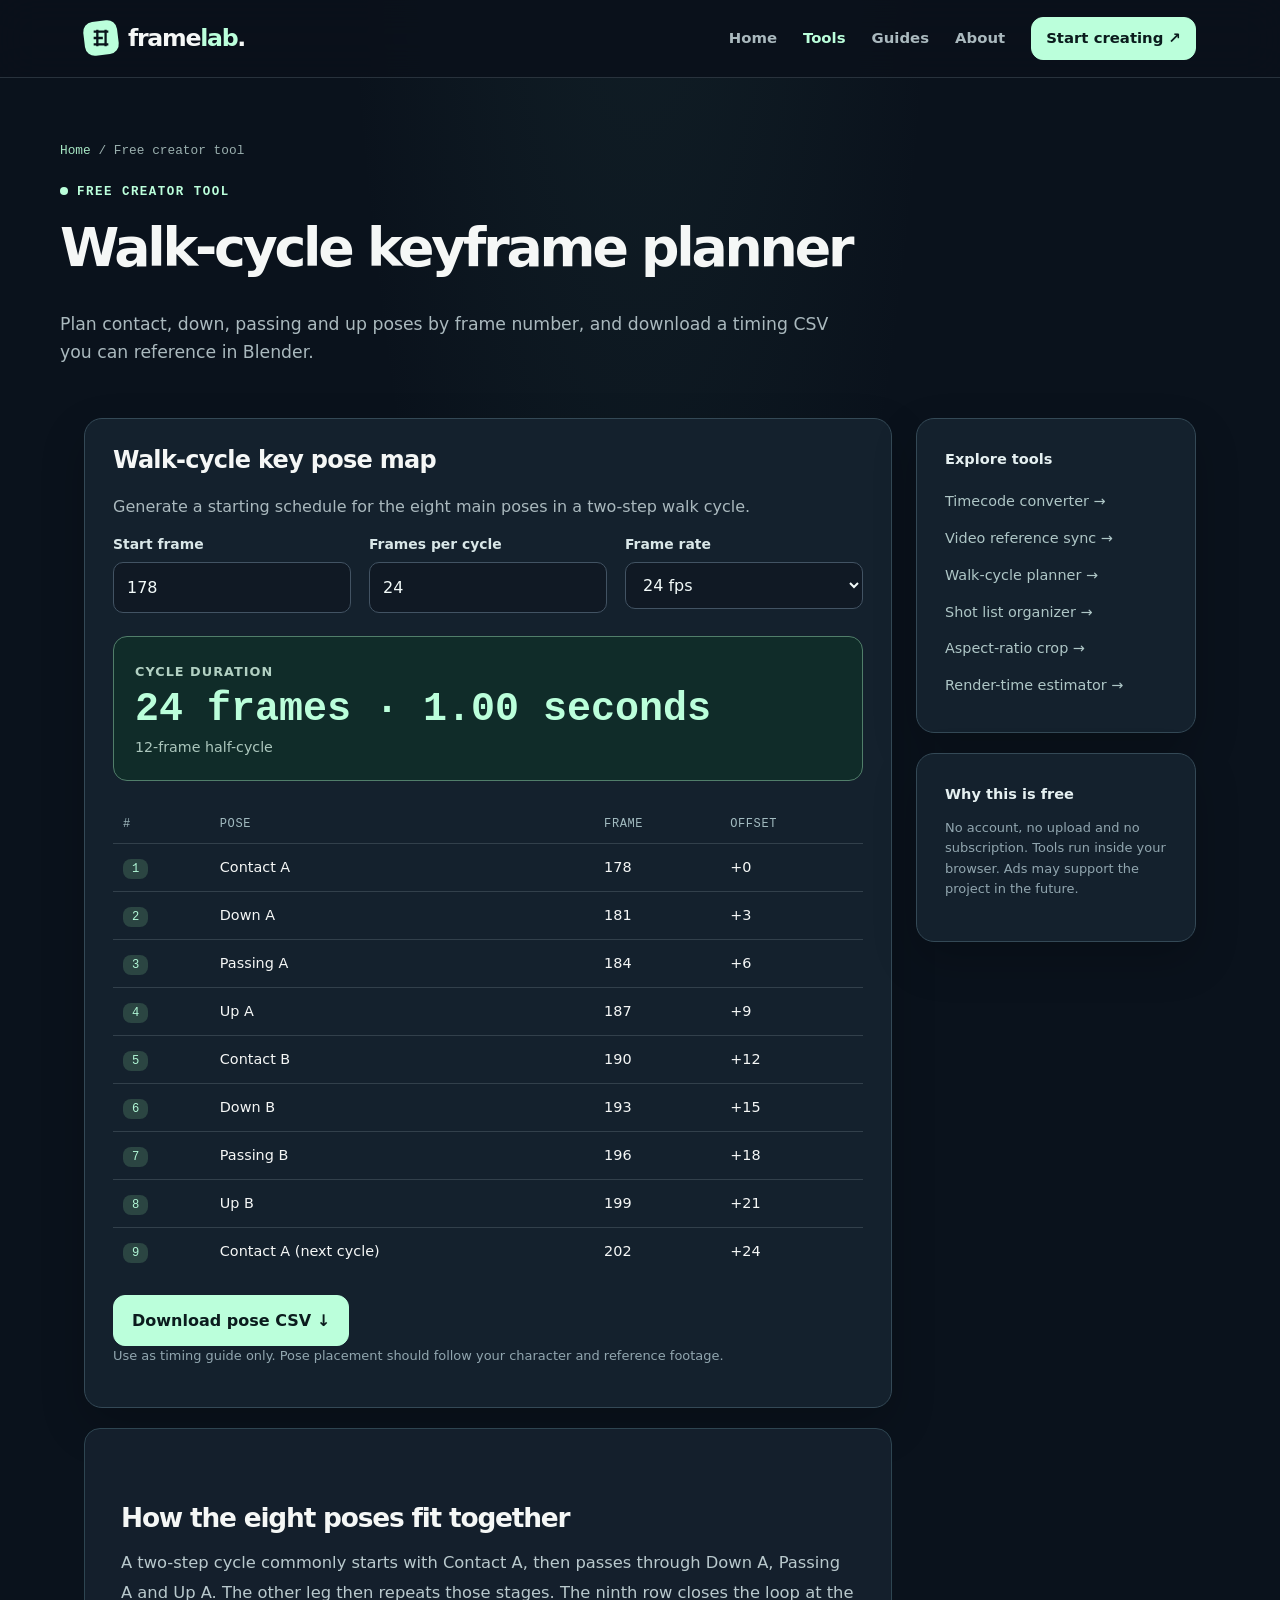
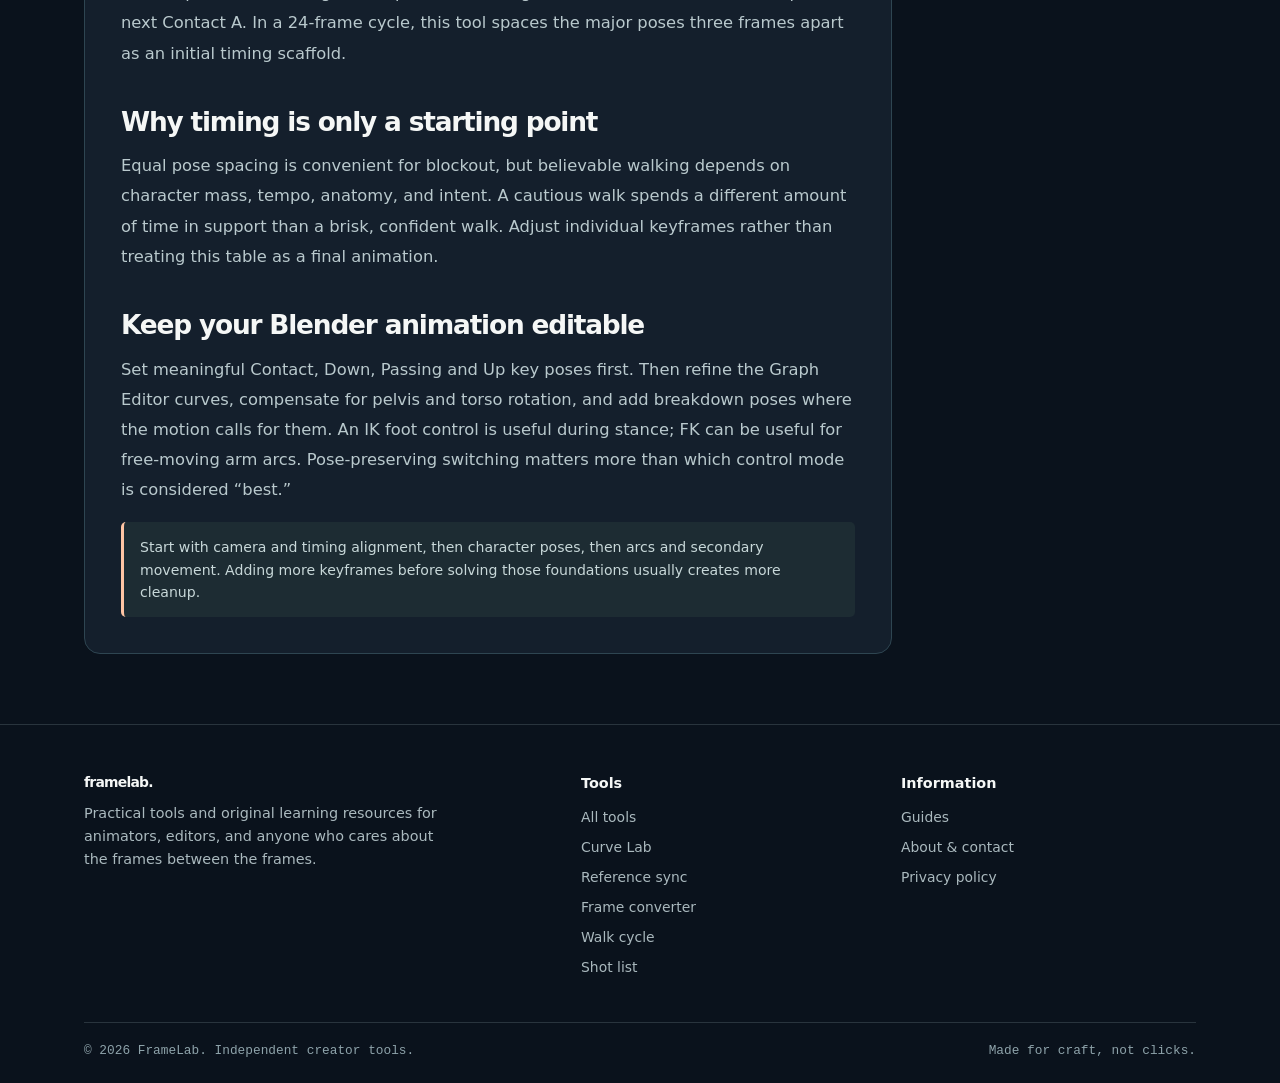
<file: tools/walk-cycle.html>
<!DOCTYPE html>

<html lang="en"><head><meta charset="utf-8"/><meta content="width=device-width,initial-scale=1" name="viewport"/><meta content="#0b111b" name="theme-color"/><meta content="Plan contact, down, passing and up poses by frame number, and download a timing CSV you can reference in Blender." name="description"/><title>Walk-cycle keyframe planner | FrameLab</title><link href="../assets/favicon.svg" rel="icon" type="image/svg+xml"/><link href="../assets/style.css" rel="stylesheet"/><script defer="" src="../assets/site-config.js"></script><script defer="" src="../assets/main.js"></script><link href="https://cheesecake26644.github.io/FrameLab/tools/walk-cycle.html" rel="canonical"/><meta content="website" property="og:type"/><meta content="FrameLab" property="og:site_name"/><meta content="https://cheesecake26644.github.io/FrameLab/tools/walk-cycle.html" property="og:url"/><meta content="Walk-cycle keyframe planner | FrameLab" property="og:title"/><meta content="Plan contact, down, passing and up poses by frame number, and download a timing CSV you can reference in Blender." property="og:description"/><meta content="https://cheesecake26644.github.io/FrameLab/assets/social-preview.svg" property="og:image"/><meta content="summary_large_image" name="twitter:card"/></head>
<body><a class="skip-link" href="#main">Skip to content</a><header class="site-header"><div class="container header-inner"><a aria-label="FrameLab home" class="logo" href="../index.html"><span class="logo-mark"><svg fill="none" height="22" stroke="currentColor" stroke-width="2.5" viewbox="0 0 24 24" width="22"><path d="M4 5h16M4 12h10M4 19h16M8 3v18M17 3v18"></path></svg></span><span>frame<span style="color:var(--mint)">lab</span>.</span></a><button aria-controls="nav-links" aria-expanded="false" aria-label="Toggle navigation" class="mobile-toggle" id="menu-toggle">Menu ☰</button><nav aria-label="Main navigation" class="nav-links" id="nav-links"><a href="../index.html">Home</a><a aria-current="page" href="../tools/index.html">Tools</a><a href="../guides/index.html">Guides</a><a href="../about.html">About</a><a class="nav-cta" href="../tools/walk-cycle.html">Start creating ↗</a></nav></div></header><main id="main"><div class="container page-hero"><div class="breadcrumbs"><a href="../index.html">Home</a> / Free creator tool</div><div class="eyebrow"><span class="dot"></span>Free creator tool</div><h1>Walk-cycle keyframe planner</h1><p>Plan contact, down, passing and up poses by frame number, and download a timing CSV you can reference in Blender.</p></div><div class="container tool-layout"><section><div class="panel"><div id="walk-cycle"><h2>Walk-cycle key pose map</h2><p>Generate a starting schedule for the eight main poses in a two-step walk cycle.</p><div class="form-grid cols3"><div class="form-field"><label for="walk-start">Start frame</label><input id="walk-start" max="999999" min="0" type="number" value="178"/></div><div class="form-field"><label for="walk-duration">Frames per cycle</label><input id="walk-duration" max="240" min="8" type="number" value="24"/></div><div class="form-field"><label for="walk-fps">Frame rate</label><select id="walk-fps"><option selected="" value="24">24 fps</option><option value="25">25 fps</option><option value="30">30 fps</option><option value="60">60 fps</option></select></div></div><div class="result"><span class="result-label">Cycle duration</span><strong id="walk-total">24 frames</strong><p id="walk-half"></p></div><div class="table-scroll" style="margin-top:24px"><table class="data-table"><thead><tr><th>#</th><th>Pose</th><th>Frame</th><th>Offset</th></tr></thead><tbody id="walk-output"></tbody></table></div><div class="form-actions"><button class="button" id="walk-export" type="button">Download pose CSV ↓</button></div><p class="micro" id="walk-note"></p></div></div><section class="article-content article"><h2>How the eight poses fit together</h2><p>A two-step cycle commonly starts with Contact A, then passes through Down A, Passing A and Up A. The other leg then repeats those stages. The ninth row closes the loop at the next Contact A. In a 24-frame cycle, this tool spaces the major poses three frames apart as an initial timing scaffold.</p><h2>Why timing is only a starting point</h2><p>Equal pose spacing is convenient for blockout, but believable walking depends on character mass, tempo, anatomy, and intent. A cautious walk spends a different amount of time in support than a brisk, confident walk. Adjust individual keyframes rather than treating this table as a final animation.</p><h2>Keep your Blender animation editable</h2><p>Set meaningful Contact, Down, Passing and Up key poses first. Then refine the Graph Editor curves, compensate for pelvis and torso rotation, and add breakdown poses where the motion calls for them. An IK foot control is useful during stance; FK can be useful for free-moving arm arcs. Pose-preserving switching matters more than which control mode is considered “best.”</p><div class="info">Start with camera and timing alignment, then character poses, then arcs and secondary movement. Adding more keyframes before solving those foundations usually creates more cleanup.</div></section></section><aside class="sidebar-sticky"><div class="panel"><div class="aside-title">Explore tools</div><a class="aside-link" href="../tools/frame-calculator.html">Timecode converter →</a><a class="aside-link" href="../tools/reference-sync.html">Video reference sync →</a><a class="aside-link" href="../tools/walk-cycle.html">Walk-cycle planner →</a><a class="aside-link" href="../tools/shot-list.html">Shot list organizer →</a><a class="aside-link" href="../tools/aspect-ratio.html">Aspect-ratio crop →</a><a class="aside-link" href="../tools/render-estimator.html">Render-time estimator →</a><div class="ad-placeholder" data-ad-slot="sidebar" hidden=""><div>Advertisement space<br/><span class="micro">Inactive until approved</span></div></div></div><div class="panel"><div class="aside-title">Why this is free</div><p class="micro">No account, no upload and no subscription. Tools run inside your browser. Ads may support the project in the future.</p></div></aside></div></main>
<footer class="site-footer"><div class="container"><div class="footer-inner"><div><a class="logo" href="../index.html"><span>framelab.</span></a><p>Practical tools and original learning resources for animators, editors, and anyone who cares about the frames between the frames.</p></div><div><h4>Tools</h4><a href="../tools/index.html">All tools</a><a href="../tools/easing-lab.html">Curve Lab</a><a href="../tools/reference-sync.html">Reference sync</a><a href="../tools/frame-calculator.html">Frame converter</a><a href="../tools/walk-cycle.html">Walk cycle</a><a href="../tools/shot-list.html">Shot list</a></div><div><h4>Information</h4><a href="../guides/index.html">Guides</a><a href="../about.html">About &amp; contact</a><a href="../privacy.html">Privacy policy</a></div></div><div class="footer-bottom"><span>© 2026 FrameLab. Independent creator tools.</span><span>Made for craft, not clicks.</span></div></div></footer></body></html>
</file>
<file: assets/style.css>
:root{color-scheme:dark;--bg:#0b111b;--bg2:#101a27;--surface:#141f2c;--surface2:#1b2938;--text:#f5f7f6;--muted:#aab9be;--mint:#b7fcd7;--peach:#ffc4a8;--border:#334352;--line:rgba(195,218,222,.17);--mono:ui-monospace,SFMono-Regular,Menlo,Consolas,monospace;--shadow:0 18px 45px rgba(0,0,0,.2)}
*{box-sizing:border-box}html{scroll-behavior:smooth}body{background:var(--bg);color:var(--text);font-family:Inter,ui-sans-serif,system-ui,-apple-system,BlinkMacSystemFont,"Segoe UI",sans-serif;margin:0;line-height:1.58}a{color:inherit}a:hover{color:var(--mint)}button,input,select,textarea{font:inherit}button{cursor:pointer}a,button,input,select{transition:border-color .18s,background-color .18s,transform .18s}button:focus-visible,a:focus-visible,input:focus-visible,select:focus-visible{outline:3px solid var(--peach);outline-offset:3px}input,select{background:#101924;color:#f3fbfa;border:1px solid #425363;border-radius:10px;padding:12px 13px;min-width:0;width:100%}input:focus,select:focus{border-color:var(--mint)}input[type=number]{font-variant-numeric:tabular-nums}h1,h2,h3,p{margin-top:0}h1{font-size:clamp(2.5rem,6.2vw,5.4rem);line-height:1.03;letter-spacing:-.06em}h2{font-size:clamp(1.8rem,3vw,2.8rem);line-height:1.12;letter-spacing:-.045em}h3{font-size:1.2rem;letter-spacing:-.025em}p{color:var(--muted)}.container{max-width:1160px;margin:auto;padding-left:24px;padding-right:24px}.narrow{max-width:830px}.site-header{border-bottom:1px solid var(--line);position:relative;z-index:10;background:rgba(11,17,27,.9);backdrop-filter:blur(20px)}.header-inner{display:flex;align-items:center;min-height:77px;gap:24px}.logo{font-weight:850;text-decoration:none;font-size:1.48rem;letter-spacing:-.055em;white-space:nowrap;display:inline-flex;gap:10px;align-items:center}.logo-mark{width:34px;height:34px;display:inline-grid;place-items:center;background:var(--mint);border-radius:10px;color:#09151b;transform:rotate(-7deg)}.logo-mark svg{transform:rotate(7deg)}.logo span:last-child{color:var(--text)}.nav-links{display:flex;gap:26px;align-items:center;margin-left:auto}.nav-links a{color:var(--muted);text-decoration:none;font-weight:600;font-size:.93rem}.nav-links a[aria-current=page],.nav-links a:hover{color:var(--mint)}.nav-cta,.button{display:inline-flex;justify-content:center;align-items:center;gap:9px;background:var(--mint);border:1px solid var(--mint);color:#0b1c1d!important;text-decoration:none;border-radius:12px;font-weight:800;padding:12px 18px;box-shadow:none}.button:hover,.nav-cta:hover{background:#ddffe9;transform:translateY(-1px)}.button.secondary{background:transparent;color:var(--text)!important;border-color:#5a6f77}.button.secondary:hover{background:#243542}.nav-cta{padding:9px 14px;font-size:.87rem}.mobile-toggle{display:none;margin-left:auto;border:1px solid var(--border);color:var(--text);background:var(--surface);border-radius:9px;padding:8px 12px}.eyebrow{font:700 .78rem var(--mono);letter-spacing:.12em;color:var(--mint);text-transform:uppercase;margin-bottom:21px}.eyebrow .dot{display:inline-block;width:8px;height:8px;background:var(--mint);border-radius:50%;margin-right:9px}.hero{position:relative;overflow:hidden;border-bottom:1px solid var(--line);background:radial-gradient(circle at 85% 27%,rgba(128,218,185,.12),transparent 30%),radial-gradient(circle at 0 110%,rgba(252,158,135,.1),transparent 45%)}.hero-content{display:grid;grid-template-columns:minmax(0,1.05fr) minmax(340px,.95fr);gap:46px;align-items:center;padding-top:104px;padding-bottom:110px}.hero-copy{max-width:640px}.hero h1 strong{color:var(--mint);font-weight:inherit}.hero h1 .warm{color:var(--peach)}.lead{font-size:1.13rem;max-width:580px;line-height:1.72}.hero-buttons{display:flex;flex-wrap:wrap;gap:12px;margin-top:30px}.trustline{margin-top:33px;font:600 .82rem var(--mono);color:#8facb2}.trustline span{color:var(--mint)}.mock-window{border-radius:22px;overflow:hidden;border:1px solid #50636b;background:#101a27;box-shadow:0 30px 80px #0008;transform:rotate(1deg)}.mock-toolbar{height:49px;border-bottom:1px solid var(--line);display:flex;align-items:center;padding:0 18px;gap:7px}.mock-dot{width:9px;height:9px;border-radius:50%;background:#718491}.mock-dot:nth-child(1){background:#ee9b91}.mock-dot:nth-child(2){background:#f3ce81}.mock-dot:nth-child(3){background:#9cddb9}.mock-title{margin:auto;font:600 .72rem var(--mono);color:#94a5ad}.mock-content{padding:25px}.mock-caption{display:flex;justify-content:space-between;color:#b8c7cc;font:.76rem var(--mono);margin-bottom:20px}.mock-screen{height:215px;position:relative;border:1px solid #3f5460;border-radius:12px;overflow:hidden;background:radial-gradient(ellipse at 50% 40%,#253e43,#15232d 70%)}.screen-cross{position:absolute;left:50%;top:0;bottom:0;border-left:1px dashed #6a99968a}.screen-horizontal{position:absolute;top:50%;left:0;right:0;border-top:1px dashed #6a99968a}.screen-safe{position:absolute;inset:15%;border:1px solid #b7fcd766;border-radius:2px}.figure-svg{width:100%;height:100%;position:absolute;inset:0}.playhead{height:20px;position:relative;background:repeating-linear-gradient(90deg,transparent 0px,transparent 24px,#4b5b67 25px);border-bottom:1px solid var(--line);margin-top:24px}.playhead:after{content:'';position:absolute;height:20px;border-left:2px solid var(--peach);left:43%;top:0}.mock-keys{display:flex;justify-content:space-between;margin:10px 2px 0;color:#b9cacc;font:.73rem var(--mono)}.mock-keys b{background:#243e3d;color:var(--mint);border:1px solid #54846d;border-radius:6px;padding:4px 8px}.section{padding:85px 0}.section-header{display:flex;justify-content:space-between;gap:24px;align-items:end;margin-bottom:26px}.section-header p{max-width:490px}.link-quiet{font-weight:750;text-decoration:none;color:var(--mint);white-space:nowrap}.grid{display:grid;grid-template-columns:repeat(3,1fr);gap:18px}.tool-card,.article-card{border:1px solid var(--border);background:linear-gradient(150deg,#192735,#131d28);border-radius:17px;padding:26px;position:relative;min-width:0;text-decoration:none;display:block;transition:transform .2s,border-color .2s}.tool-card:hover,.article-card:hover{transform:translateY(-3px);border-color:#a2dfbd;color:var(--text)}.tool-icon{width:44px;height:44px;display:grid;place-items:center;background:#2e4744;border:1px solid #5e8575;border-radius:13px;color:var(--mint);font-size:1.4rem;margin-bottom:22px}.tool-card h3,.article-card h3{color:var(--text);margin-bottom:9px}.tool-card p,.article-card p{font-size:.92rem;margin-bottom:20px;line-height:1.65}.card-arrow{font:.85rem var(--mono);color:var(--mint)}.callout{background:#1b3031;border:1px solid #3f6d5b;border-radius:18px;padding:30px;display:flex;align-items:center;gap:30px;justify-content:space-between}.callout h2{font-size:1.7rem;margin-bottom:8px}.callout p{margin-bottom:0}.callout .button{flex-shrink:0}.section-alt{background:#101a24;border-top:1px solid var(--line);border-bottom:1px solid var(--line)}.site-footer{padding:47px 0 25px;border-top:1px solid var(--line)}.footer-inner{display:grid;grid-template-columns:1.6fr 1fr 1fr;gap:25px}.footer-inner p{font-size:.9rem;max-width:370px}.footer-inner h4{margin:0 0 12px;font-size:.9rem}.footer-inner a{display:block;text-decoration:none;color:var(--muted);font-size:.87rem;margin-bottom:8px}.footer-inner a:hover{color:var(--mint)}.footer-bottom{margin-top:35px;padding-top:20px;border-top:1px solid var(--line);color:#8ea3aa;font:.8rem var(--mono);display:flex;justify-content:space-between;gap:12px}.page-hero{padding:65px 0 35px}.page-hero h1{font-size:clamp(2.2rem,4.2vw,4rem);max-width:840px}.page-hero p{font-size:1.08rem;max-width:780px}.breadcrumbs{font:.8rem var(--mono);color:#9aafae;margin-bottom:27px}.breadcrumbs a{color:#a6e6c3;text-decoration:none}.tool-layout{display:grid;grid-template-columns:minmax(0,1fr) 280px;gap:24px;padding-bottom:70px;align-items:start}.panel{background:var(--surface);border:1px solid var(--border);border-radius:18px;padding:28px;box-shadow:var(--shadow);margin-bottom:20px}.panel h2{font-size:1.5rem;letter-spacing:-.03em}.form-grid{display:grid;grid-template-columns:repeat(2,minmax(0,1fr));gap:18px}.form-grid.cols3{grid-template-columns:repeat(3,minmax(0,1fr))}.form-field{display:flex;flex-direction:column;gap:7px}.form-field label{color:#d9e7e8;font-size:.87rem;font-weight:680}.hint{font-size:.79rem;color:#94abb1}.field-wide{grid-column:1/-1}.result{background:#102c29;border:1px solid #517e6a;border-radius:14px;padding:21px;margin-top:23px}.result .result-label{color:#b2d1c3;font-size:.8rem;font-weight:750;text-transform:uppercase;letter-spacing:.08em}.result strong{font:750 clamp(1.5rem,4vw,2.5rem) var(--mono);color:var(--mint);display:block;overflow-wrap:anywhere;margin:4px 0}.result p{margin:0;color:#acc7bd;font-size:.89rem}.form-actions{display:flex;gap:10px;flex-wrap:wrap;margin-top:20px}.micro{font-size:.81rem;color:#91a6af}.table-scroll{overflow-x:auto}.data-table{border-collapse:collapse;width:100%;min-width:480px;font-size:.9rem}.data-table th,.data-table td{padding:12px 10px;border-bottom:1px solid var(--line);text-align:left}.data-table th{font:.75rem var(--mono);color:#a2bbc0;text-transform:uppercase;letter-spacing:.05em}.data-table td{font-variant-numeric:tabular-nums}.data-table tr:last-child td{border-bottom:none}.tag{display:inline-block;border-radius:8px;padding:3px 9px;font:.76rem var(--mono);background:#2b4542;color:#b1f7d6}.danger{color:#f7a6a1}.tiny-button{border:1px solid #66747c;background:transparent;border-radius:8px;padding:5px 10px;color:var(--text)}.tiny-button:hover{background:#2f4350}.sidebar-sticky{position:sticky;top:25px}.aside-title{color:#e5f0f1;font-size:.91rem;font-weight:750;margin-bottom:13px}.aside-link{display:block;font-size:.9rem;padding:7px 0;color:#aec6c6;text-decoration:none}.aside-link:hover{color:var(--mint)}.ad-placeholder{border:1px dashed #63717a;min-height:160px;border-radius:12px;display:flex;align-items:center;justify-content:center;text-align:center;color:#8298a0;font:.78rem var(--mono);padding:16px;margin-top:18px;background:#131d26}.info{background:#1d2c33;border-left:3px solid var(--peach);border-radius:5px;padding:14px 16px;font-size:.88rem;color:#c8d8d9;margin-top:17px}.article{font-size:1.02rem}.article h2{font-size:1.65rem;margin:38px 0 15px}.article h3{font-size:1.2rem;margin:29px 0 12px}.article p,.article li{color:#b9c9cd;line-height:1.85}.article li{margin-bottom:8px}.article code,.code{font-family:var(--mono);background:#24323b;color:#c0f3d4;padding:2px 5px;border-radius:4px}.article a{color:var(--mint)}.article .panel{margin-top:32px}.article .panel p{margin-bottom:0}.guide-card-category{font:.73rem var(--mono);color:var(--mint);text-transform:uppercase;letter-spacing:.08em}.guide-cards .article-card{min-height:210px}.frame-strip{display:flex;flex-wrap:wrap;gap:8px;margin:20px 0}.frame-pill{background:#2a4943;border:1px solid #638f79;color:#d2f8df;border-radius:9px;padding:6px 9px;font:.78rem var(--mono)}.aspect-preview{background:#0b141c;border:1px solid #4e6570;border-radius:14px;min-height:300px;display:grid;place-items:center;padding:17px;overflow:hidden}.aspect-source{background:linear-gradient(130deg,#3b555c,#273741);border:1px solid #91a2a3;position:relative;overflow:hidden;max-width:100%;max-height:260px;box-shadow:0 8px 30px #0004}.aspect-subject{position:absolute;left:43%;top:22%;width:14%;height:67%;background:linear-gradient(180deg,#ffc7ad,#b27c7d);border-radius:45% 45% 6px 6px;box-shadow:0 0 0 6px #293b42aa}.aspect-crop{position:absolute;border:2px solid var(--mint);inset:0;box-shadow:0 0 0 200px #0307098c;pointer-events:none}.aspect-label{position:absolute;bottom:8px;left:9px;font:700 .72rem var(--mono);color:var(--mint);text-shadow:0 1px #000}.empty-state{text-align:center;padding:24px;color:#90a7a9}.shot-input{width:100%}.status-live{display:inline-block;font:.74rem var(--mono);color:var(--mint)}.note-list{padding-left:20px}.note-list li{color:#b9c9cd;margin:9px 0}.svg-icon{width:21px;height:21px;vertical-align:middle;fill:none;stroke:currentColor;stroke-width:2;stroke-linecap:round;stroke-linejoin:round}.copy-feedback{min-height:21px;font-size:.8rem;color:var(--mint);margin-top:5px}.ad-area-active{margin-top:18px;min-height:90px}.article-content{background:#141f2c;border:1px solid #2e4551;padding:36px;border-radius:16px}.skip-link{position:absolute;left:-999px;top:0;background:var(--mint);color:#03160d;padding:10px;z-index:100}.skip-link:focus{left:5px}
@media(max-width:940px){.hero-content{grid-template-columns:1fr;padding-top:70px;gap:30px}.mock-window{max-width:640px;transform:none}.tool-layout{grid-template-columns:1fr}.sidebar-sticky{position:static}.grid{grid-template-columns:repeat(2,1fr)}.footer-inner{grid-template-columns:1.3fr 1fr 1fr}}
@media(max-width:650px){.container{padding-left:18px;padding-right:18px}.header-inner{min-height:68px}.mobile-toggle{display:block}.nav-links{display:none;position:absolute;top:68px;left:0;right:0;margin:0;padding:20px 18px 22px;background:#101b28;border-bottom:1px solid var(--border);flex-direction:column;align-items:stretch;gap:15px}.nav-links.open{display:flex}.nav-cta{align-self:flex-start}.hero-content{padding-top:60px;padding-bottom:65px}.hero h1{font-size:clamp(2.5rem,11vw,4rem)}.grid{grid-template-columns:1fr}.section{padding:58px 0}.section-header{display:block}.callout{display:block}.callout .button{margin-top:20px}.form-grid,.form-grid.cols3{grid-template-columns:1fr}.panel{padding:19px}.footer-inner{grid-template-columns:1fr 1fr}.footer-inner>div:first-child{grid-column:1/-1}.footer-bottom{flex-direction:column}.mock-content{padding:15px}.article-content{padding:21px}}
@media(prefers-reduced-motion:reduce){*,*:before,*:after{scroll-behavior:auto!important;transition:none!important}}

/* FrameLab 2 usability pass */
:root{--focus:#ffc4a8}
.site-header{position:sticky;top:0;z-index:40}
.tool-card,.article-card{height:100%}
.featured-tool{border-color:#6baf92;background:linear-gradient(155deg,#1d3a38,#131d28)}
.mini-label{position:absolute;top:21px;right:22px;font:.65rem var(--mono);letter-spacing:.08em;color:var(--peach)}
[hidden]{display:none!important}
.panel:focus-within{border-color:#597a74}
.data-table tbody tr:hover{background:rgba(183,252,215,.045)}
.breadcrumbs{overflow-wrap:anywhere}
@media(max-width:650px){.site-header{position:relative}.hero-content{padding-top:46px}.hero-buttons .button{width:100%}.mock-window{max-width:100%}.nav-links{box-shadow:0 16px 25px #0005}}

/* FrameLab V3: coherent interface, useful controls and reduced-motion support */
:root{--bg:#0a121c;--surface:#14212d;--mint:#bbffdb;--peach:#ffc5a4;--border:#344956}
body{background:radial-gradient(ellipse at 50% -18%,rgba(66,122,113,.14),transparent 34%),var(--bg)}
.hero{background:radial-gradient(circle at 88% 28%,rgba(128,218,185,.17),transparent 28%),radial-gradient(circle at 3% 100%,rgba(252,158,135,.08),transparent 46%)}
.hero-content{padding-top:84px;padding-bottom:90px}.hero h1{font-size:clamp(2.8rem,5.8vw,5.5rem)}
.hero-buttons .button{min-height:47px}.tool-card{border-color:#354b54}.tool-card:hover{border-color:#b7fcd7;box-shadow:0 12px 30px #0005}
.curve-feature{background:linear-gradient(152deg,#24453e,#162331);border-color:#638e76}.curve-feature .tool-icon{background:#b7fcd7;color:#0b2521}
.feature-band{border-bottom:1px solid var(--line);background:#0f1d27}.feature-band-inner{display:grid;grid-template-columns:repeat(3,1fr);gap:18px;padding-top:18px;padding-bottom:18px}.feature-band-inner>div{display:flex;align-items:center;gap:12px}.feature-band strong{font:750 1.4rem var(--mono);color:var(--mint)}.feature-band span{font-size:.85rem;color:#b5c6c8}
.tool-search-bar{display:grid;grid-template-columns:230px 1fr auto;align-items:center;gap:14px;border:1px solid var(--border);background:#172734;border-radius:14px;padding:14px 17px;margin-bottom:22px}.tool-search-bar label{font-weight:750}.tool-search-bar input{width:100%;background:#0e1a25}.tool-search-bar .micro{margin:0;white-space:nowrap}
.curve-wrap{background:#0d1a23;border:1px solid #3e6261;border-radius:18px;margin-top:26px;padding:17px}.curve-heading{display:flex;justify-content:space-between;gap:12px;color:#c4dad8;font:.75rem var(--mono);text-transform:uppercase;letter-spacing:.045em}.curve-chart{display:block;width:100%;max-height:330px;margin-top:15px}.curve-grid{stroke:#45636a;stroke-width:1.4;fill:none;opacity:.65}.curve-line{stroke:var(--mint);stroke-width:4;fill:none;stroke-linecap:round}.curve-marker-line{stroke:#ffcfaf;stroke-width:2;stroke-dasharray:5 5;opacity:.7}.curve-marker{fill:#ffcfaf;stroke:#09212a;stroke-width:3}.curve-tick{font:13px var(--mono);fill:#a8c5c0}
.curve-playback{margin-top:23px}.curve-track{height:68px;background:linear-gradient(100deg,#1a3440,#253b3b);border:1px solid #59726e;border-radius:12px;position:relative;margin:0 13px 26px;overflow:visible}.curve-track:before{content:'';position:absolute;left:0;right:0;top:50%;height:1px;background:#779e9b88}.curve-progress{height:100%;border-radius:10px;background:linear-gradient(90deg,rgba(183,252,215,.07),rgba(183,252,215,.24));width:0}.curve-object{position:absolute;left:0;top:50%;width:28px;height:28px;border-radius:9px;transform:translate(-50%,-50%);background:var(--mint);box-shadow:0 0 0 5px rgba(183,252,215,.13),0 8px 25px #0009}.curve-playback input[type=range]{accent-color:var(--mint);padding:0;border:0;cursor:ew-resize;height:25px}
.button{min-height:43px}.form-field label{line-height:1.4}.data-table td{vertical-align:middle}.tiny-button{min-height:33px}
@media(max-width:940px){.tool-search-bar{grid-template-columns:1fr}.feature-band span{font-size:.78rem}}
@media(max-width:650px){.feature-band-inner{gap:10px}.feature-band-inner>div{display:flex;flex-direction:column;align-items:flex-start;gap:0}.feature-band strong{font-size:1.15rem}.feature-band span{font-size:.73rem}.hero-content{padding-bottom:50px}.tool-search-bar{padding:14px}.curve-wrap{padding:12px}}
@media(prefers-reduced-motion:reduce){.curve-object{transition:none!important}}

.table-actions{display:flex;gap:6px;flex-wrap:wrap}.table-actions .tiny-button{white-space:nowrap}input[type=search]{appearance:auto}
</file>
